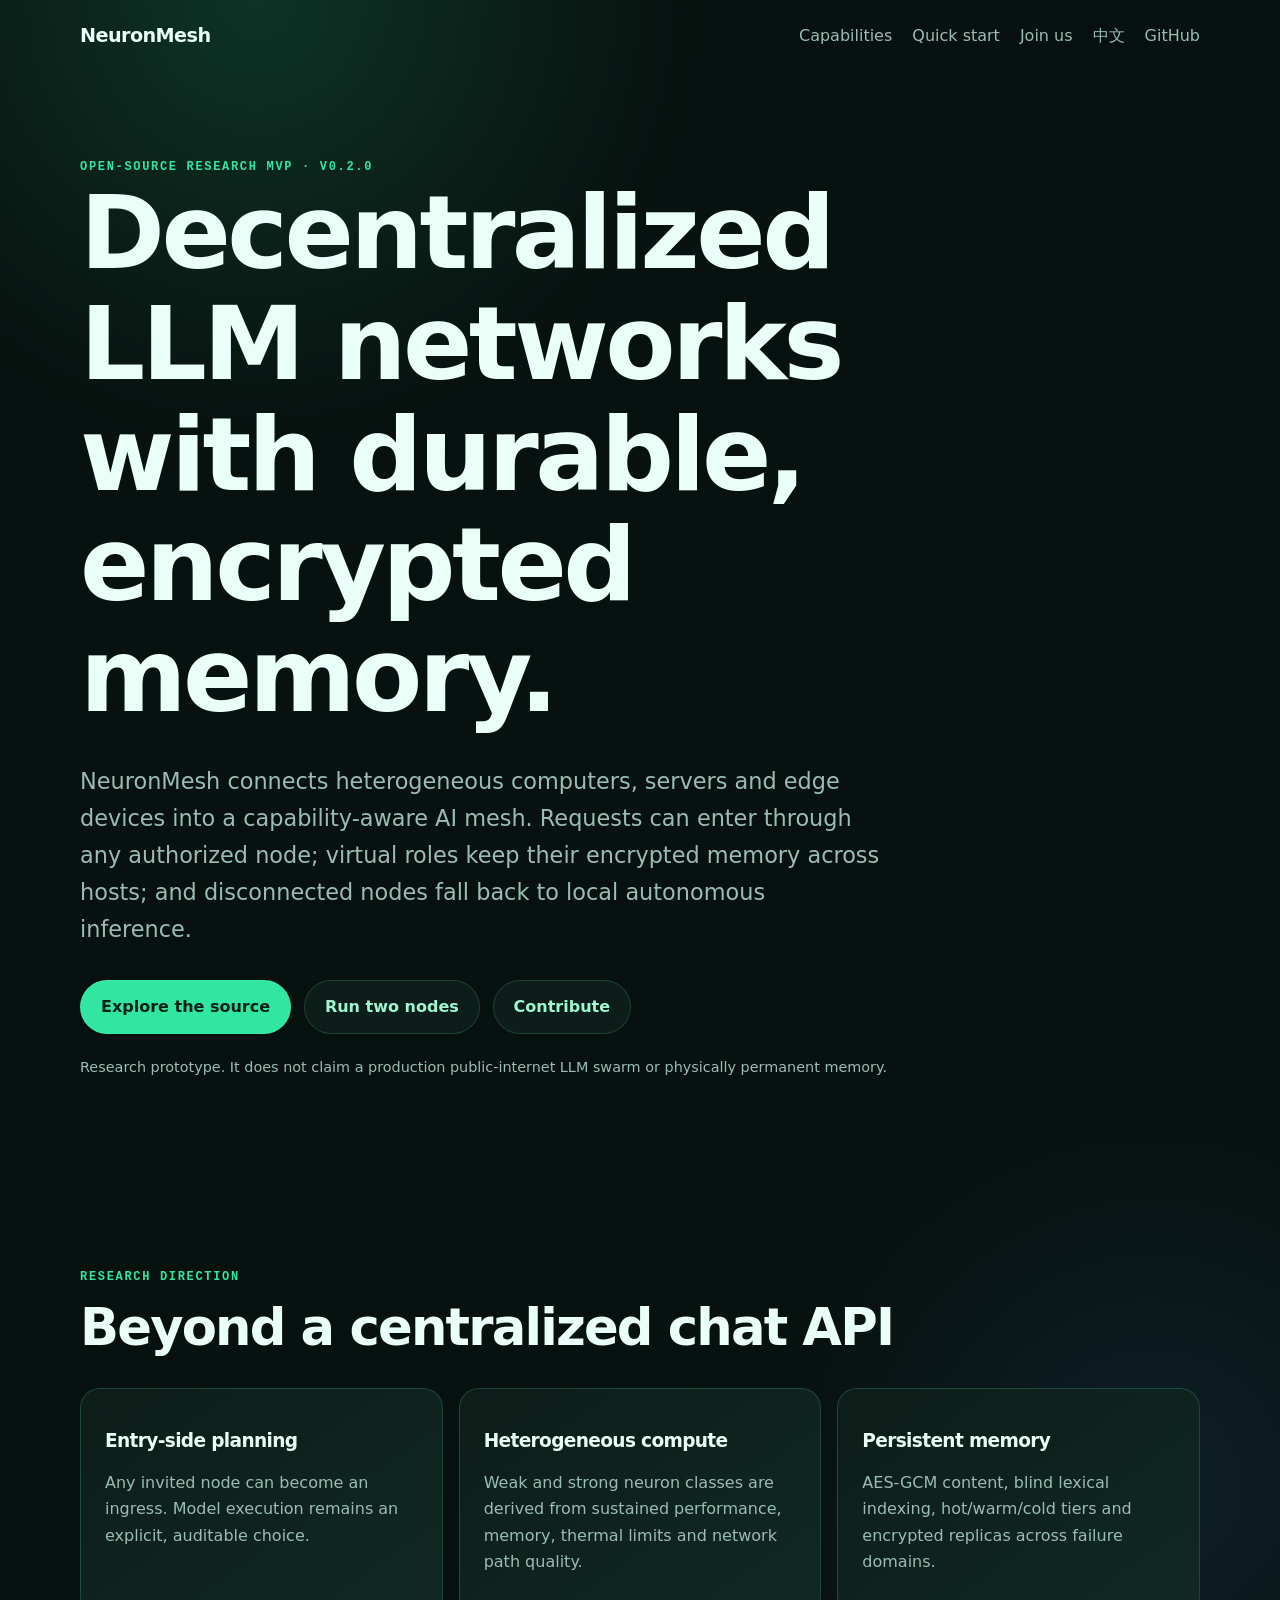
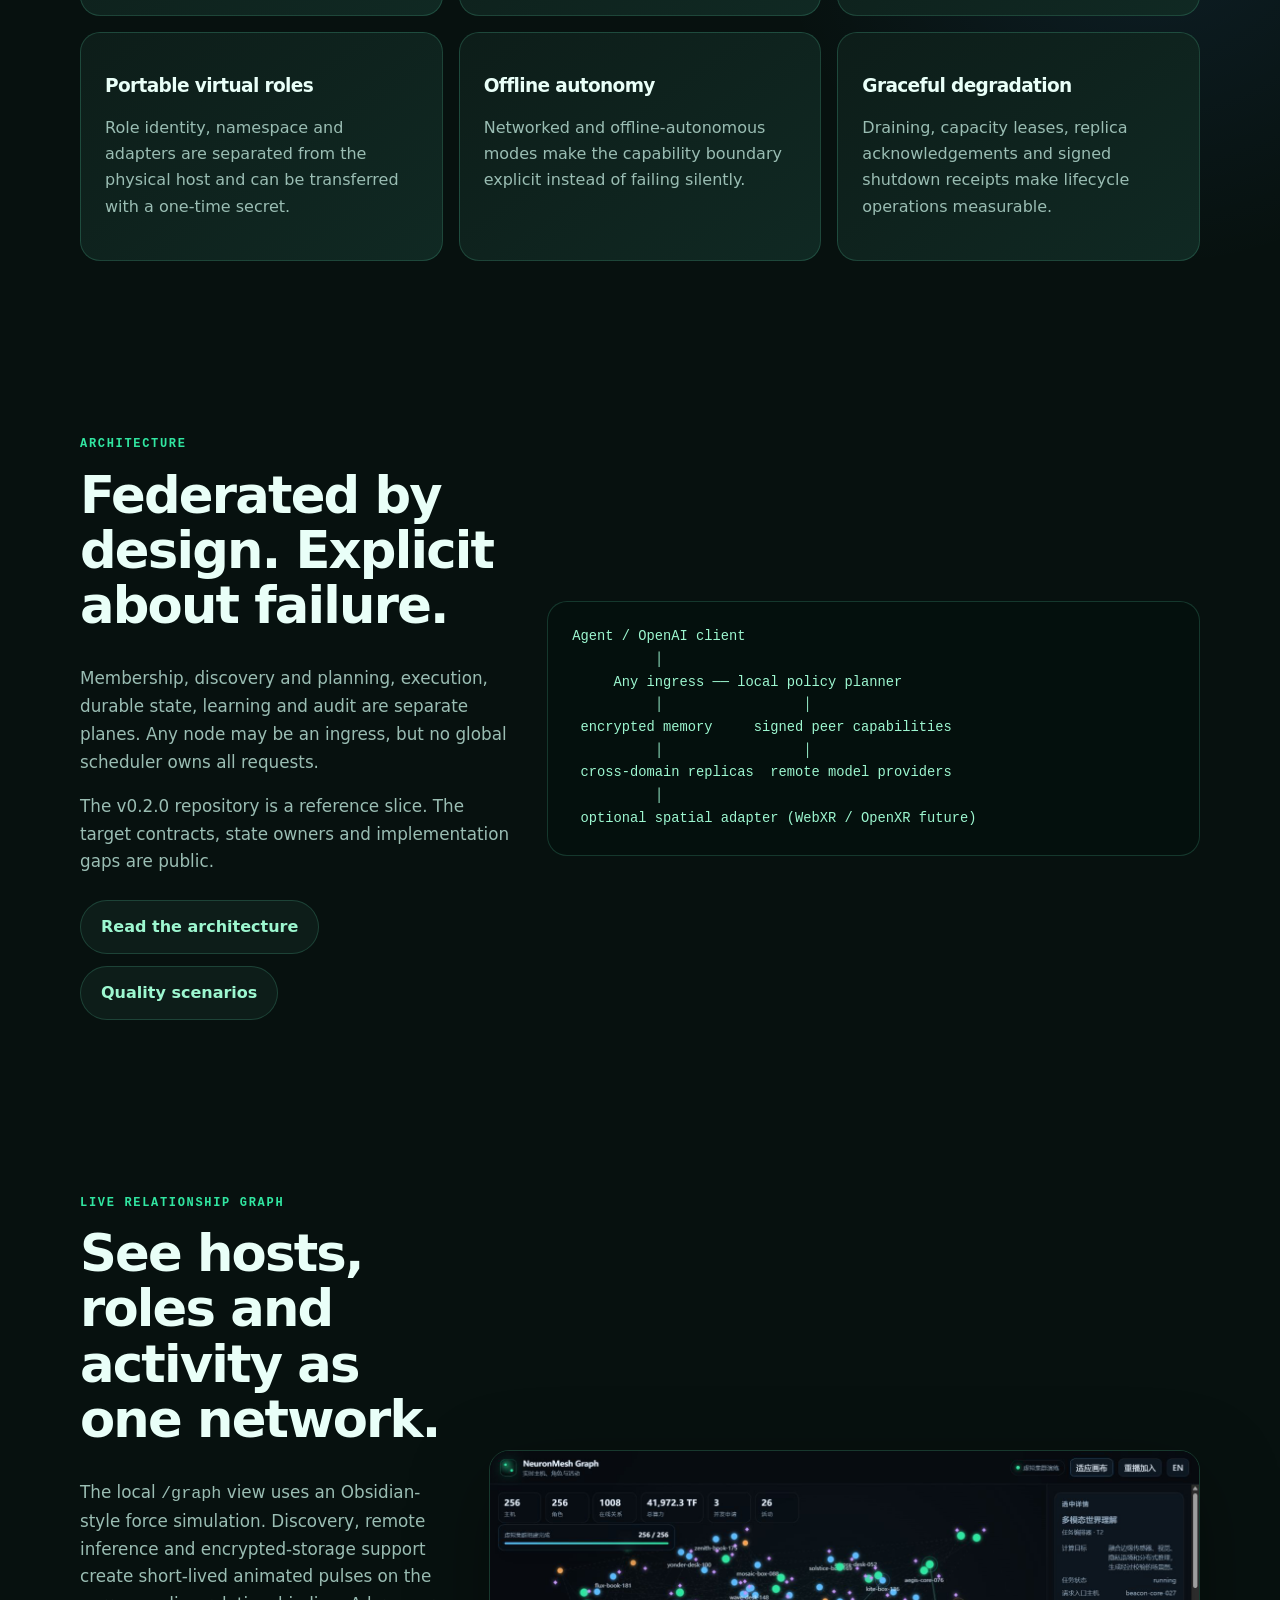
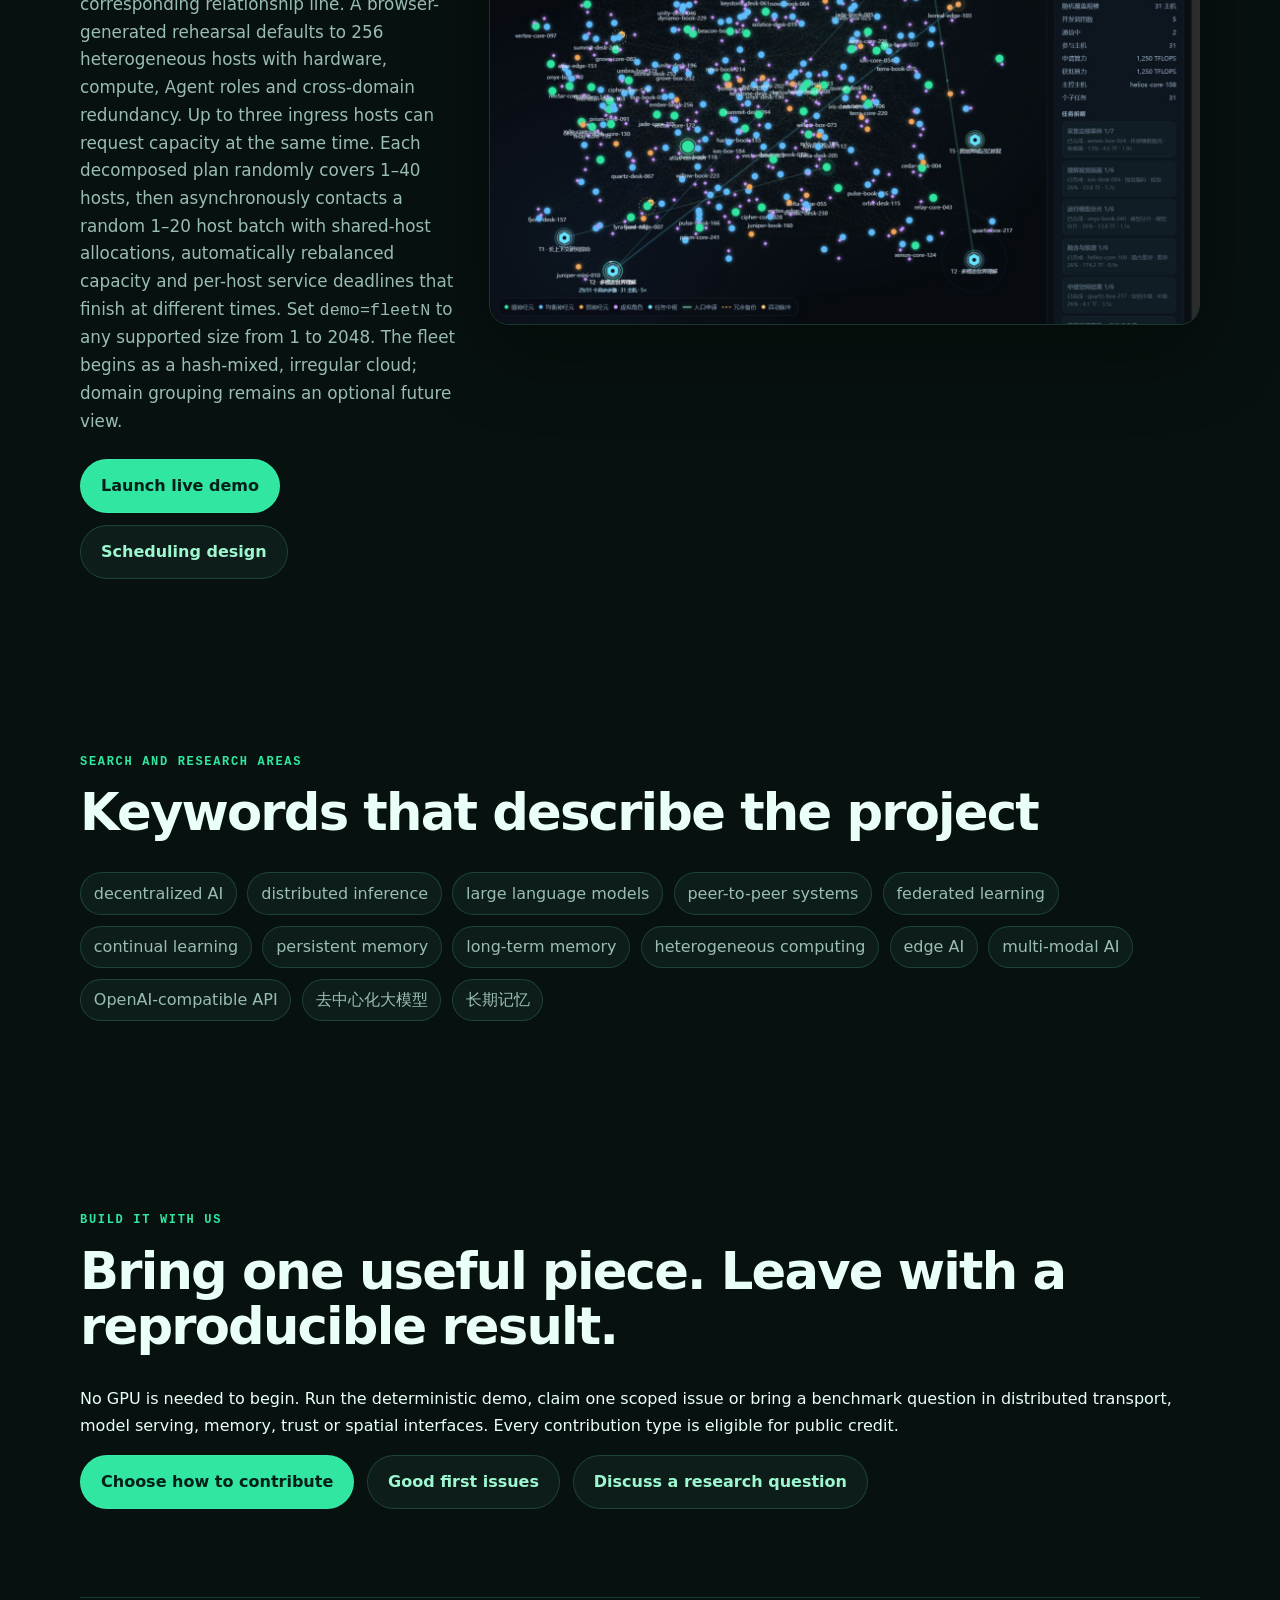
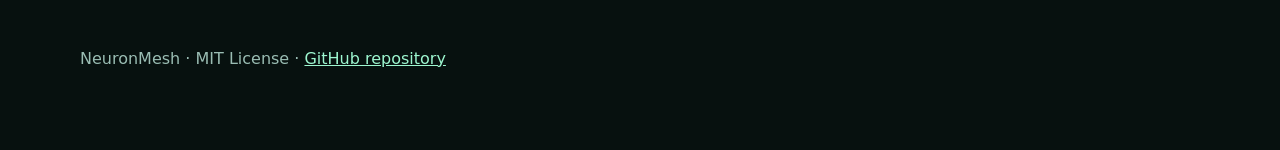
<file: docs/index.html>
<!doctype html>
<html lang="en">
<head>
  <meta charset="utf-8">
  <meta name="viewport" content="width=device-width, initial-scale=1">
  <title>NeuronMesh — Decentralized LLM Network for Persistent Memory</title>
  <meta name="description" content="NeuronMesh is an open-source research network for decentralized LLM inference, heterogeneous edge computing, encrypted persistent memory, continual learning and OpenAI-compatible AI agents.">
  <meta name="keywords" content="decentralized AI, distributed LLM inference, peer-to-peer AI, persistent memory, long-term memory, federated learning, continual learning, heterogeneous computing, edge AI, OpenAI compatible API">
  <meta name="robots" content="index, follow">
  <link rel="canonical" href="https://yanxee.github.io/neuron-mesh/">
  <link rel="alternate" hreflang="en" href="https://yanxee.github.io/neuron-mesh/">
  <link rel="alternate" hreflang="zh-CN" href="https://yanxee.github.io/neuron-mesh/zh-CN/">
  <link rel="alternate" hreflang="x-default" href="https://yanxee.github.io/neuron-mesh/">
  <meta property="og:type" content="website">
  <meta property="og:title" content="NeuronMesh — Decentralized LLM Network">
  <meta property="og:description" content="Collaborative LLM inference, encrypted persistent memory and continual learning across heterogeneous hosts.">
  <meta property="og:url" content="https://yanxee.github.io/neuron-mesh/">
  <meta property="og:site_name" content="NeuronMesh">
  <meta name="twitter:card" content="summary_large_image">
  <meta name="twitter:title" content="NeuronMesh — Decentralized LLM Network">
  <meta name="twitter:description" content="Open-source research infrastructure for distributed LLM inference and persistent AI memory.">
  <link rel="stylesheet" href="styles.css">
  <script type="application/ld+json">
  {
    "@context": "https://schema.org",
    "@type": "SoftwareSourceCode",
    "name": "NeuronMesh",
    "alternateName": "神经元式去中心化大模型网络",
    "description": "Research network for decentralized LLM inference, heterogeneous compute routing and encrypted persistent memory.",
    "codeRepository": "https://github.com/yanxee/neuron-mesh",
    "url": "https://yanxee.github.io/neuron-mesh/",
    "license": "https://opensource.org/licenses/MIT",
    "programmingLanguage": ["Python", "JavaScript"],
    "author": {
      "@type": "Person",
      "name": "yanxee",
      "url": "https://github.com/yanxee"
    }
  }
  </script>
</head>
<body>
  <header>
    <nav aria-label="Primary">
      <a class="brand" href="/neuron-mesh/">NeuronMesh</a>
      <div class="nav-links">
        <a href="#capabilities">Capabilities</a>
        <a href="https://github.com/yanxee/neuron-mesh#quick-start">Quick start</a>
        <a href="join.html">Join us</a>
        <a class="language-link" href="zh-CN/">中文</a>
        <a href="https://github.com/yanxee/neuron-mesh">GitHub</a>
      </div>
    </nav>
  </header>

  <main>
    <section class="hero">
      <span class="eyebrow">Open-source research MVP · v0.2.0</span>
      <h1>Decentralized LLM networks with durable, encrypted memory.</h1>
      <p class="lead">
        NeuronMesh connects heterogeneous computers, servers and edge devices into a capability-aware AI mesh.
        Requests can enter through any authorized node; virtual roles keep their encrypted memory across hosts;
        and disconnected nodes fall back to local autonomous inference.
      </p>
      <div class="actions">
        <a class="primary" href="https://github.com/yanxee/neuron-mesh">Explore the source</a>
        <a class="secondary" href="https://github.com/yanxee/neuron-mesh#quick-start">Run two nodes</a>
        <a class="secondary" href="join.html">Contribute</a>
      </div>
      <p class="scope">
        Research prototype. It does not claim a production public-internet LLM swarm or physically permanent memory.
      </p>
    </section>

    <section id="capabilities" aria-labelledby="capabilities-title">
      <p class="eyebrow">Research direction</p>
      <h2 id="capabilities-title">Beyond a centralized chat API</h2>
      <div class="grid">
        <article>
          <h3>Entry-side planning</h3>
          <p>Any invited node can become an ingress. Model execution remains an explicit, auditable choice.</p>
        </article>
        <article>
          <h3>Heterogeneous compute</h3>
          <p>Weak and strong neuron classes are derived from sustained performance, memory, thermal limits and network path quality.</p>
        </article>
        <article>
          <h3>Persistent memory</h3>
          <p>AES-GCM content, blind lexical indexing, hot/warm/cold tiers and encrypted replicas across failure domains.</p>
        </article>
        <article>
          <h3>Portable virtual roles</h3>
          <p>Role identity, namespace and adapters are separated from the physical host and can be transferred with a one-time secret.</p>
        </article>
        <article>
          <h3>Offline autonomy</h3>
          <p>Networked and offline-autonomous modes make the capability boundary explicit instead of failing silently.</p>
        </article>
        <article>
          <h3>Graceful degradation</h3>
          <p>Draining, capacity leases, replica acknowledgements and signed shutdown receipts make lifecycle operations measurable.</p>
        </article>
      </div>
    </section>

    <section class="architecture">
      <div>
        <p class="eyebrow">Architecture</p>
        <h2>Federated by design. Explicit about failure.</h2>
        <p class="section-note">
          Membership, discovery and planning, execution, durable state, learning and audit are separate planes.
          Any node may be an ingress, but no global scheduler owns all requests.
        </p>
        <p class="section-note">
          The v0.2.0 repository is a reference slice. The target contracts, state owners and implementation gaps are public.
        </p>
        <div class="actions compact-actions">
          <a class="secondary" href="https://github.com/yanxee/neuron-mesh/blob/main/ARCHITECTURE.md">Read the architecture</a>
          <a class="secondary" href="https://github.com/yanxee/neuron-mesh/blob/main/docs/architecture/QUALITY_SCENARIOS.md">Quality scenarios</a>
        </div>
      </div>
      <pre aria-label="Architecture diagram"><code>Agent / OpenAI client
          │
     Any ingress ── local policy planner
          │                 │
 encrypted memory     signed peer capabilities
          │                 │
 cross-domain replicas  remote model providers
          │
 optional spatial adapter (WebXR / OpenXR future)</code></pre>
    </section>

    <section class="graph-showcase">
      <div>
        <p class="eyebrow">Live relationship graph</p>
        <h2>See hosts, roles and activity as one network.</h2>
        <p class="section-note">
          The local <code>/graph</code> view uses an Obsidian-style force simulation.
          Discovery, remote inference and encrypted-storage support create short-lived
          animated pulses on the corresponding relationship line. A browser-generated
          rehearsal defaults to 256 heterogeneous hosts with hardware, compute, Agent roles
          and cross-domain redundancy. Up to three ingress hosts can request capacity
          at the same time. Each decomposed plan randomly covers 1–40 hosts, then
          asynchronously contacts a random 1–20 host batch with shared-host
          allocations, automatically rebalanced capacity and per-host service
          deadlines that finish at different times. Set <code>demo=fleetN</code>
          to any supported size from 1 to 2048. The fleet begins as a hash-mixed,
          irregular cloud; domain grouping remains an optional future view.
        </p>
        <div class="actions compact-actions">
          <a class="primary" href="graph-demo-256-chaos.html?demo=fleet256&v=chaos11">Launch live demo</a>
          <a class="secondary" href="https://github.com/yanxee/neuron-mesh/blob/main/docs/TASK_ORCHESTRATION.md">Scheduling design</a>
        </div>
      </div>
      <img class="graph-preview" src="assets/fleet256-dashboard.png" alt="NeuronMesh graph showing a chaotic 256-host cloud, concurrent ingress requests and unequal per-host service windows">
    </section>

    <section class="research">
      <p class="eyebrow">Search and research areas</p>
      <h2>Keywords that describe the project</h2>
      <ul class="tags">
        <li>decentralized AI</li>
        <li>distributed inference</li>
        <li>large language models</li>
        <li>peer-to-peer systems</li>
        <li>federated learning</li>
        <li>continual learning</li>
        <li>persistent memory</li>
        <li>long-term memory</li>
        <li>heterogeneous computing</li>
        <li>edge AI</li>
        <li>multi-modal AI</li>
        <li>OpenAI-compatible API</li>
        <li>去中心化大模型</li>
        <li>长期记忆</li>
      </ul>
    </section>

    <section class="contribute">
      <p class="eyebrow">Build it with us</p>
      <h2>Bring one useful piece. Leave with a reproducible result.</h2>
      <p>
        No GPU is needed to begin. Run the deterministic demo, claim one scoped issue or bring a
        benchmark question in distributed transport, model serving, memory, trust or spatial interfaces.
        Every contribution type is eligible for public credit.
      </p>
      <div class="actions">
        <a class="primary" href="join.html">Choose how to contribute</a>
        <a class="secondary" href="https://github.com/yanxee/neuron-mesh/issues?q=is%3Aissue+is%3Aopen+label%3A%22good+first+issue%22">Good first issues</a>
        <a class="secondary" href="https://github.com/yanxee/neuron-mesh/discussions">Discuss a research question</a>
      </div>
    </section>
  </main>

  <footer>
    <p>NeuronMesh · MIT License · <a href="https://github.com/yanxee/neuron-mesh">GitHub repository</a></p>
  </footer>
</body>
</html>
</file>
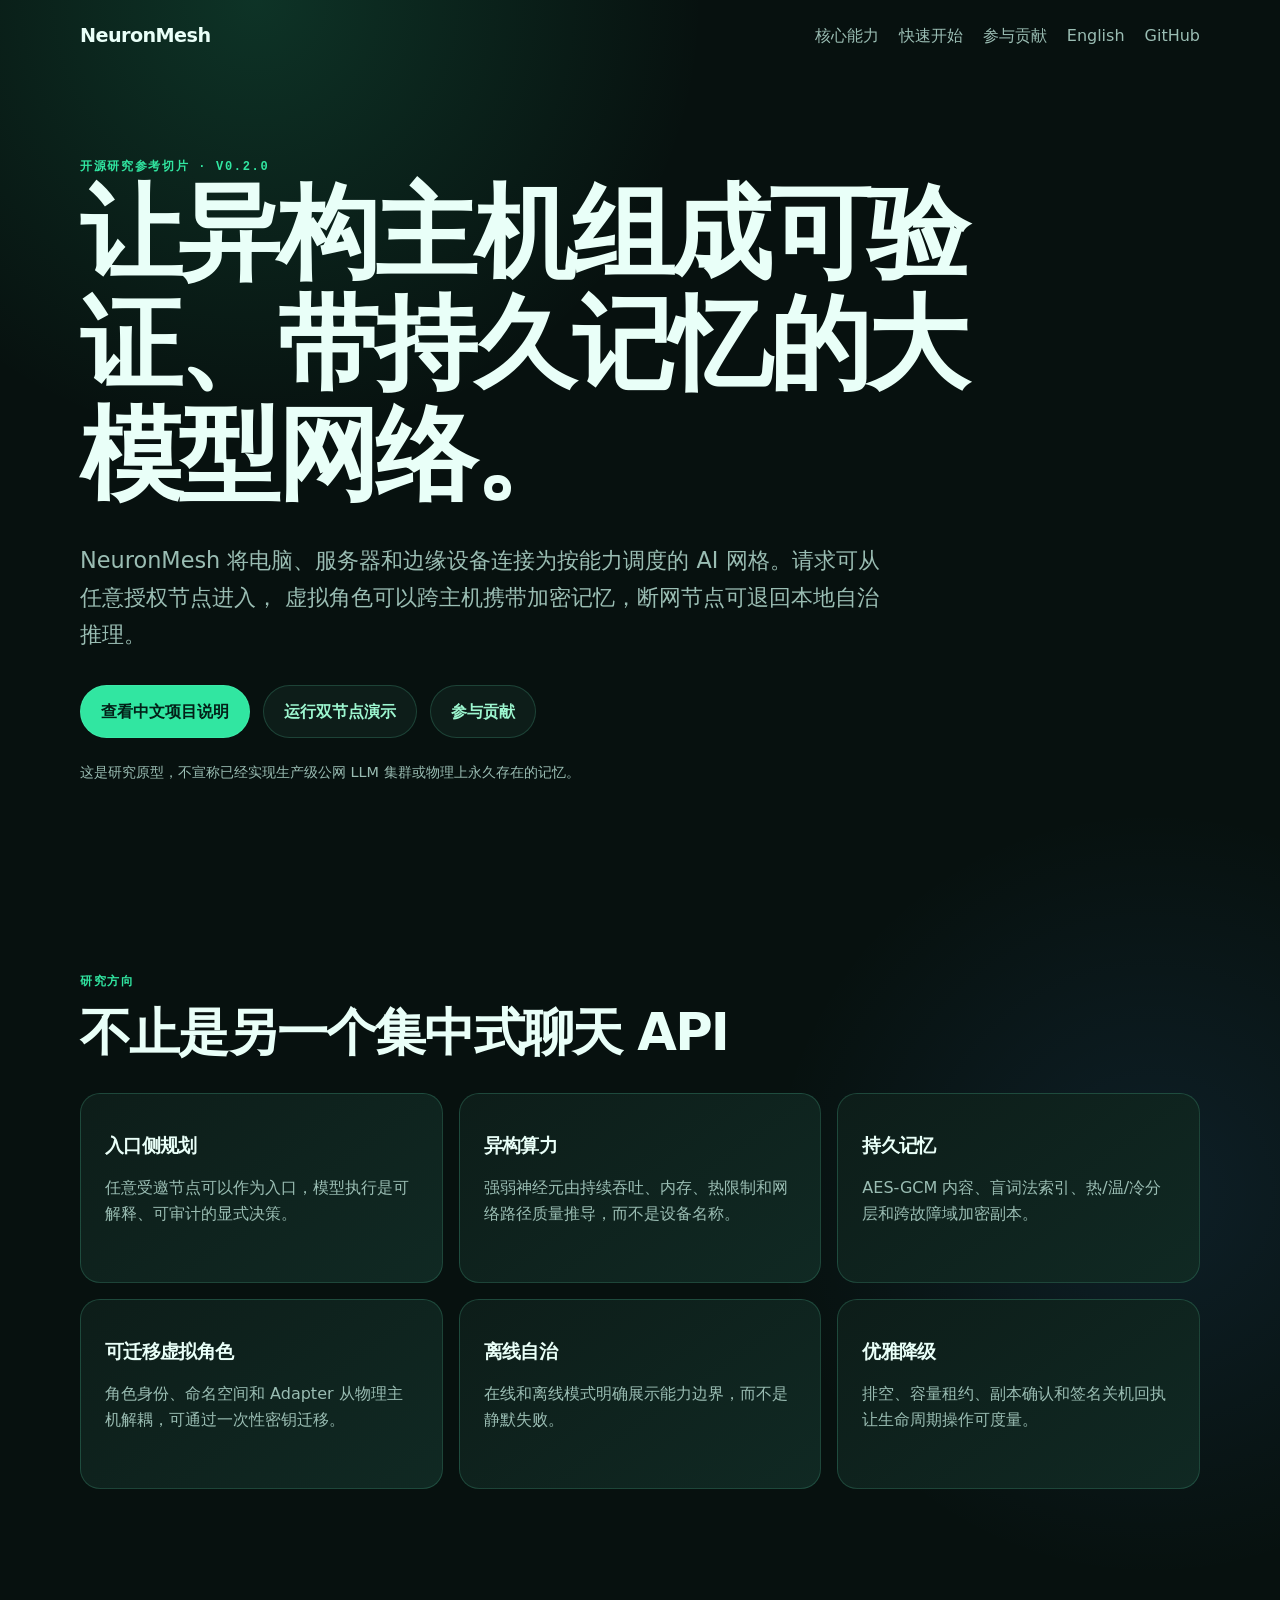
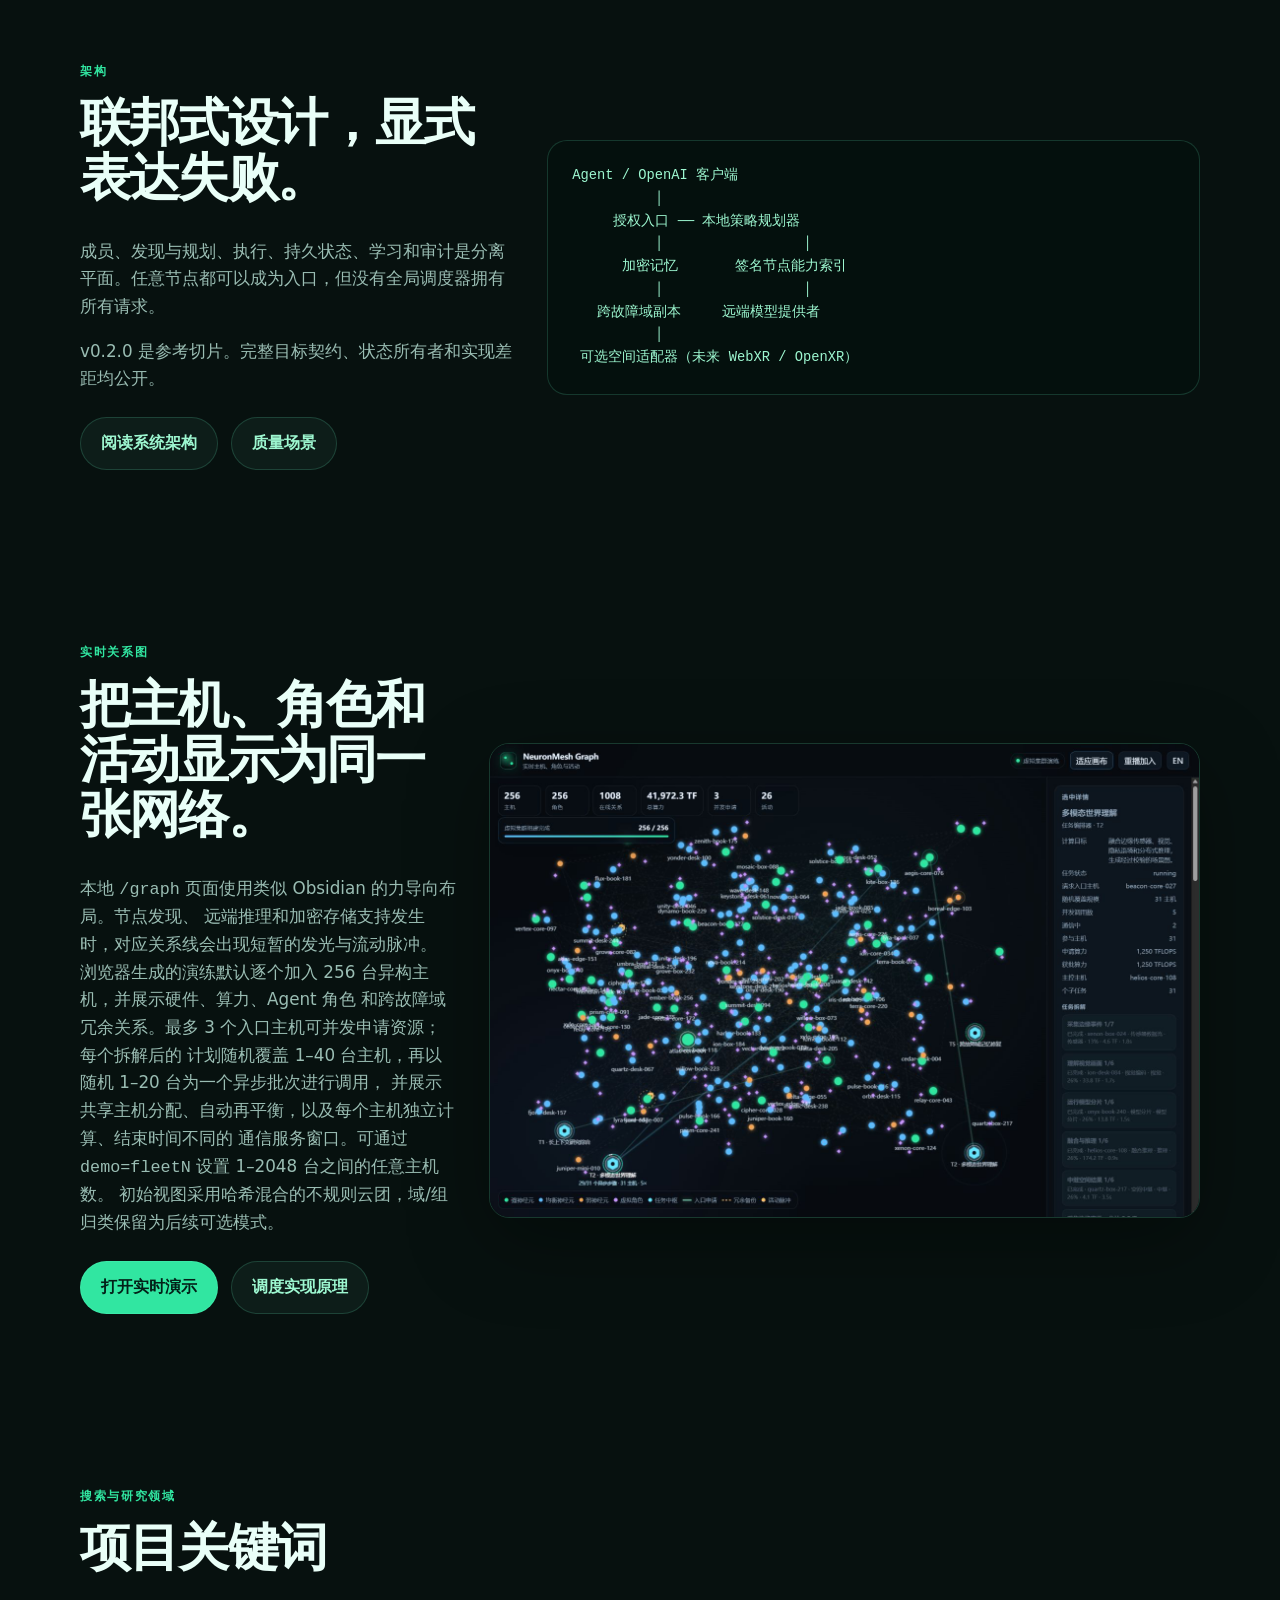
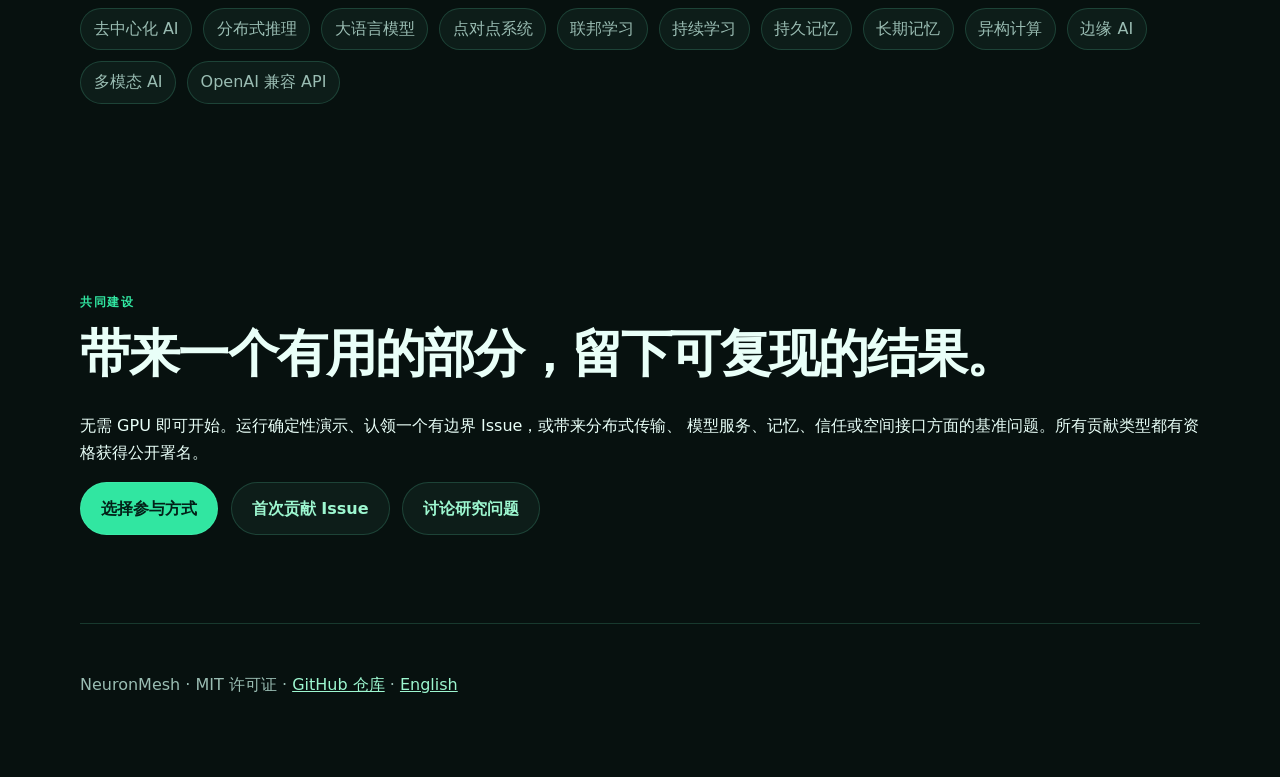
<file: docs/zh-CN/index.html>
<!doctype html>
<html lang="zh-CN">
<head>
  <meta charset="utf-8">
  <meta name="viewport" content="width=device-width, initial-scale=1">
  <title>NeuronMesh — 面向持久记忆的去中心化大模型网络</title>
  <meta name="description" content="NeuronMesh 是开源研究网络，探索去中心化大模型推理、异构边缘计算、加密持久记忆、持续学习和 OpenAI 兼容 Agent。">
  <meta name="keywords" content="去中心化 AI, 分布式大模型推理, 点对点 AI, 持久记忆, 长期记忆, 联邦学习, 持续学习, 异构计算, 边缘 AI, OpenAI 兼容 API">
  <meta name="robots" content="index, follow">
  <link rel="canonical" href="https://yanxee.github.io/neuron-mesh/zh-CN/">
  <link rel="alternate" hreflang="en" href="https://yanxee.github.io/neuron-mesh/">
  <link rel="alternate" hreflang="zh-CN" href="https://yanxee.github.io/neuron-mesh/zh-CN/">
  <link rel="alternate" hreflang="x-default" href="https://yanxee.github.io/neuron-mesh/">
  <meta property="og:type" content="website">
  <meta property="og:title" content="NeuronMesh — 去中心化大模型网络">
  <meta property="og:description" content="跨异构主机的协作推理、加密持久记忆与持续学习。">
  <meta property="og:url" content="https://yanxee.github.io/neuron-mesh/zh-CN/">
  <meta property="og:site_name" content="NeuronMesh">
  <link rel="stylesheet" href="../styles.css">
  <script type="application/ld+json">
  {
    "@context": "https://schema.org",
    "@type": "SoftwareSourceCode",
    "name": "NeuronMesh",
    "alternateName": "神经元式去中心化大模型网络",
    "description": "研究去中心化大模型推理、异构算力路由和加密持久记忆的开源项目。",
    "codeRepository": "https://github.com/yanxee/neuron-mesh",
    "url": "https://yanxee.github.io/neuron-mesh/zh-CN/",
    "license": "https://opensource.org/licenses/MIT",
    "programmingLanguage": ["Python", "JavaScript"],
    "author": {
      "@type": "Person",
      "name": "yanxee",
      "url": "https://github.com/yanxee"
    }
  }
  </script>
</head>
<body>
  <header>
    <nav aria-label="主导航">
      <a class="brand" href="/neuron-mesh/zh-CN/">NeuronMesh</a>
      <div class="nav-links">
        <a href="#capabilities">核心能力</a>
        <a href="https://github.com/yanxee/neuron-mesh/blob/main/README.zh-CN.md#快速开始">快速开始</a>
        <a href="join.html">参与贡献</a>
        <a class="language-link" href="/neuron-mesh/">English</a>
        <a href="https://github.com/yanxee/neuron-mesh">GitHub</a>
      </div>
    </nav>
  </header>

  <main>
    <section class="hero">
      <span class="eyebrow">开源研究参考切片 · v0.2.0</span>
      <h1>让异构主机组成可验证、带持久记忆的大模型网络。</h1>
      <p class="lead">
        NeuronMesh 将电脑、服务器和边缘设备连接为按能力调度的 AI 网格。请求可从任意授权节点进入，
        虚拟角色可以跨主机携带加密记忆，断网节点可退回本地自治推理。
      </p>
      <div class="actions">
        <a class="primary" href="https://github.com/yanxee/neuron-mesh/blob/main/README.zh-CN.md">查看中文项目说明</a>
        <a class="secondary" href="https://github.com/yanxee/neuron-mesh/blob/main/docs/DEMO.zh-CN.md">运行双节点演示</a>
        <a class="secondary" href="join.html">参与贡献</a>
      </div>
      <p class="scope">
        这是研究原型，不宣称已经实现生产级公网 LLM 集群或物理上永久存在的记忆。
      </p>
    </section>

    <section id="capabilities" aria-labelledby="capabilities-title">
      <p class="eyebrow">研究方向</p>
      <h2 id="capabilities-title">不止是另一个集中式聊天 API</h2>
      <div class="grid">
        <article>
          <h3>入口侧规划</h3>
          <p>任意受邀节点可以作为入口，模型执行是可解释、可审计的显式决策。</p>
        </article>
        <article>
          <h3>异构算力</h3>
          <p>强弱神经元由持续吞吐、内存、热限制和网络路径质量推导，而不是设备名称。</p>
        </article>
        <article>
          <h3>持久记忆</h3>
          <p>AES-GCM 内容、盲词法索引、热/温/冷分层和跨故障域加密副本。</p>
        </article>
        <article>
          <h3>可迁移虚拟角色</h3>
          <p>角色身份、命名空间和 Adapter 从物理主机解耦，可通过一次性密钥迁移。</p>
        </article>
        <article>
          <h3>离线自治</h3>
          <p>在线和离线模式明确展示能力边界，而不是静默失败。</p>
        </article>
        <article>
          <h3>优雅降级</h3>
          <p>排空、容量租约、副本确认和签名关机回执让生命周期操作可度量。</p>
        </article>
      </div>
    </section>

    <section class="architecture">
      <div>
        <p class="eyebrow">架构</p>
        <h2>联邦式设计，显式表达失败。</h2>
        <p class="section-note">
          成员、发现与规划、执行、持久状态、学习和审计是分离平面。任意节点都可以成为入口，但没有全局调度器拥有所有请求。
        </p>
        <p class="section-note">
          v0.2.0 是参考切片。完整目标契约、状态所有者和实现差距均公开。
        </p>
        <div class="actions compact-actions">
          <a class="secondary" href="https://github.com/yanxee/neuron-mesh/blob/main/ARCHITECTURE.zh-CN.md">阅读系统架构</a>
          <a class="secondary" href="https://github.com/yanxee/neuron-mesh/blob/main/docs/architecture/QUALITY_SCENARIOS.zh-CN.md">质量场景</a>
        </div>
      </div>
      <pre aria-label="当前参考架构"><code>Agent / OpenAI 客户端
          │
     授权入口 ── 本地策略规划器
          │                 │
      加密记忆       签名节点能力索引
          │                 │
   跨故障域副本     远端模型提供者
          │
 可选空间适配器（未来 WebXR / OpenXR）</code></pre>
    </section>

    <section class="graph-showcase">
      <div>
        <p class="eyebrow">实时关系图</p>
        <h2>把主机、角色和活动显示为同一张网络。</h2>
        <p class="section-note">
          本地 <code>/graph</code> 页面使用类似 Obsidian 的力导向布局。节点发现、
          远端推理和加密存储支持发生时，对应关系线会出现短暂的发光与流动脉冲。
          浏览器生成的演练默认逐个加入 256 台异构主机，并展示硬件、算力、Agent 角色
          和跨故障域冗余关系。最多 3 个入口主机可并发申请资源；每个拆解后的
          计划随机覆盖 1–40 台主机，再以随机 1–20 台为一个异步批次进行调用，
          并展示共享主机分配、自动再平衡，以及每个主机独立计算、结束时间不同的
          通信服务窗口。可通过 <code>demo=fleetN</code> 设置 1–2048 台之间的任意主机数。
          初始视图采用哈希混合的不规则云团，域/组归类保留为后续可选模式。
        </p>
        <div class="actions compact-actions">
          <a class="primary" href="../graph-demo-256-chaos.html?demo=fleet256&v=chaos11">打开实时演示</a>
          <a class="secondary" href="https://github.com/yanxee/neuron-mesh/blob/main/docs/TASK_ORCHESTRATION.zh-CN.md">调度实现原理</a>
        </div>
      </div>
      <img class="graph-preview" src="../assets/fleet256-dashboard.png" alt="NeuronMesh 256 节点混沌云关系图，显示多入口并发申请和主机独立服务时长">
    </section>

    <section class="research">
      <p class="eyebrow">搜索与研究领域</p>
      <h2>项目关键词</h2>
      <ul class="tags">
        <li>去中心化 AI</li>
        <li>分布式推理</li>
        <li>大语言模型</li>
        <li>点对点系统</li>
        <li>联邦学习</li>
        <li>持续学习</li>
        <li>持久记忆</li>
        <li>长期记忆</li>
        <li>异构计算</li>
        <li>边缘 AI</li>
        <li>多模态 AI</li>
        <li>OpenAI 兼容 API</li>
      </ul>
    </section>

    <section class="contribute">
      <p class="eyebrow">共同建设</p>
      <h2>带来一个有用的部分，留下可复现的结果。</h2>
      <p>
        无需 GPU 即可开始。运行确定性演示、认领一个有边界 Issue，或带来分布式传输、
        模型服务、记忆、信任或空间接口方面的基准问题。所有贡献类型都有资格获得公开署名。
      </p>
      <div class="actions">
        <a class="primary" href="join.html">选择参与方式</a>
        <a class="secondary" href="https://github.com/yanxee/neuron-mesh/issues?q=is%3Aissue+is%3Aopen+label%3A%22good+first+issue%22">首次贡献 Issue</a>
        <a class="secondary" href="https://github.com/yanxee/neuron-mesh/discussions">讨论研究问题</a>
      </div>
    </section>
  </main>

  <footer>
    <p>NeuronMesh · MIT 许可证 · <a href="https://github.com/yanxee/neuron-mesh">GitHub 仓库</a> · <a href="/neuron-mesh/">English</a></p>
  </footer>
</body>
</html>
</file>
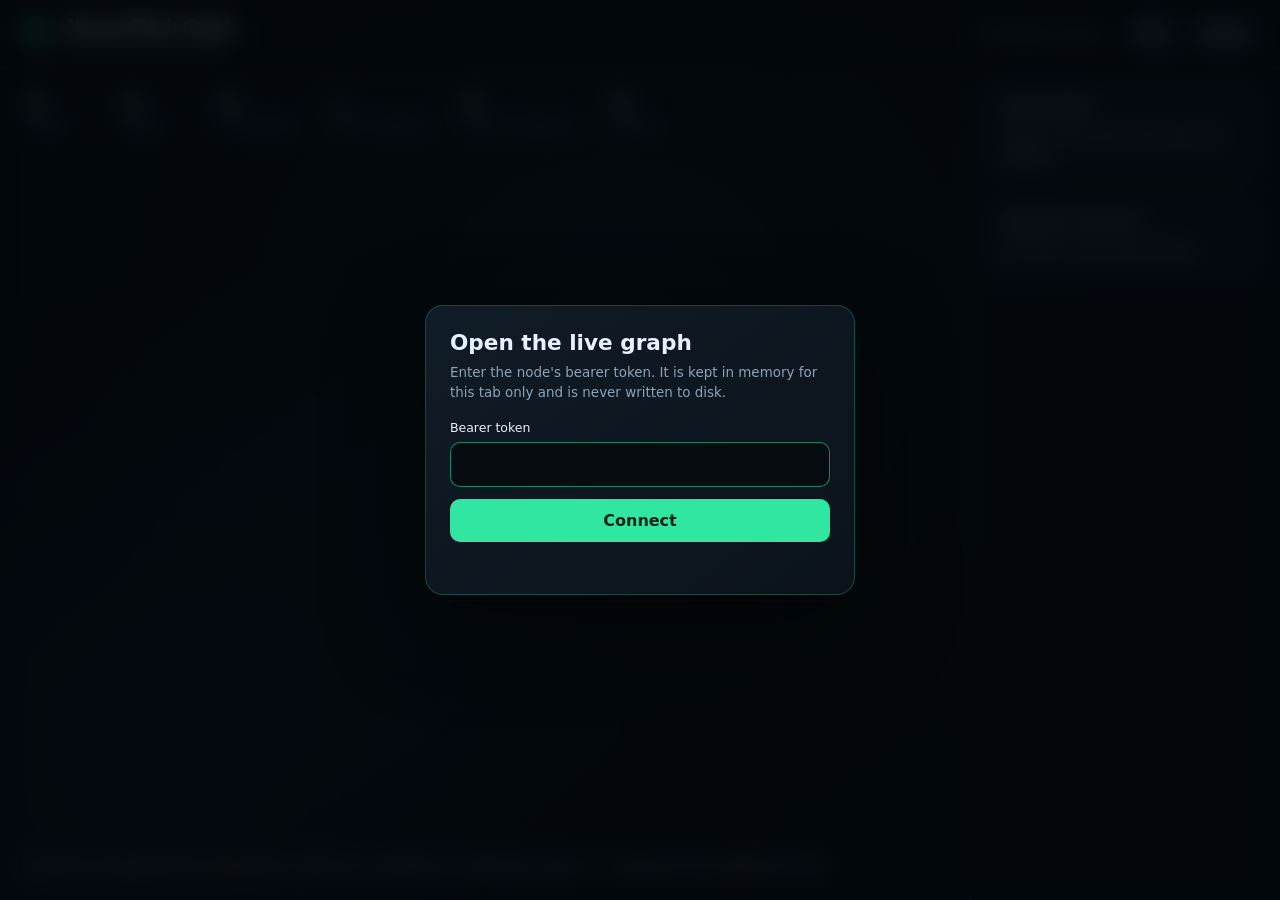
<file: docs/graph-demo-256-chaos.html>
<!doctype html>
<html lang="en">
<head>
  <meta charset="utf-8">
  <meta name="viewport" content="width=device-width, initial-scale=1">
  <meta http-equiv="Cache-Control" content="no-cache, no-store, must-revalidate">
  <meta http-equiv="Pragma" content="no-cache">
  <meta http-equiv="Expires" content="0">
  <title>NeuronMesh Graph</title>
  <link rel="icon" href="data:image/svg+xml,%3Csvg xmlns='http://www.w3.org/2000/svg' viewBox='0 0 64 64'%3E%3Ccircle cx='18' cy='20' r='9' fill='%2331e6a1'/%3E%3Ccircle cx='46' cy='44' r='9' fill='%235ebcff'/%3E%3Cpath d='M18 20L46 44' stroke='%23c796ff' stroke-width='4'/%3E%3C/svg%3E">
  <style>
    :root {
      color-scheme: dark;
      --bg: #070b10;
      --panel: rgba(13, 20, 29, 0.88);
      --panel-solid: #0d141d;
      --line: rgba(139, 170, 201, 0.16);
      --text: #e7f2ff;
      --muted: #8da3b8;
      --green: #31e6a1;
      --blue: #5ebcff;
      --purple: #c796ff;
      --amber: #ffc56e;
      --red: #ff7381;
      font-family: Inter, ui-sans-serif, system-ui, -apple-system, BlinkMacSystemFont,
        "Segoe UI", "Microsoft YaHei", sans-serif;
    }

    * { box-sizing: border-box; }
    html, body { width: 100%; height: 100%; margin: 0; }
    body {
      overflow: hidden;
      background:
        radial-gradient(circle at 48% 38%, rgba(37, 87, 97, 0.13), transparent 35rem),
        radial-gradient(circle at 13% 82%, rgba(50, 91, 150, 0.12), transparent 30rem),
        var(--bg);
      color: var(--text);
    }

    button, input { font: inherit; }
    button { color: inherit; }
    .app { display: grid; grid-template-rows: 68px 1fr; height: 100%; }

    header {
      display: flex;
      align-items: center;
      justify-content: space-between;
      gap: 1rem;
      padding: 0 1.25rem;
      border-bottom: 1px solid var(--line);
      background: rgba(7, 11, 16, 0.78);
      backdrop-filter: blur(16px);
      z-index: 5;
    }

    .brand { display: flex; align-items: center; gap: 0.8rem; }
    .brand-mark {
      position: relative;
      width: 34px;
      height: 34px;
      border: 1px solid rgba(49, 230, 161, 0.42);
      border-radius: 11px;
      background: radial-gradient(circle at 40% 35%, rgba(49, 230, 161, 0.4), transparent 65%);
      box-shadow: 0 0 24px rgba(49, 230, 161, 0.14);
    }
    .brand-mark::before,
    .brand-mark::after {
      content: "";
      position: absolute;
      width: 5px;
      height: 5px;
      border-radius: 50%;
      background: var(--green);
      box-shadow: 0 0 10px var(--green);
    }
    .brand-mark::before { left: 8px; top: 8px; }
    .brand-mark::after { right: 7px; bottom: 8px; }

    .brand h1 { margin: 0; font-size: 1rem; letter-spacing: -0.02em; }
    .brand p { margin: 0.1rem 0 0; color: var(--muted); font-size: 0.72rem; }

    .header-actions { display: flex; align-items: center; gap: 0.65rem; }
    .status {
      display: inline-flex;
      align-items: center;
      gap: 0.45rem;
      padding: 0.42rem 0.7rem;
      border: 1px solid var(--line);
      border-radius: 999px;
      color: var(--muted);
      font-size: 0.76rem;
    }
    .status-dot {
      width: 7px;
      height: 7px;
      border-radius: 50%;
      background: var(--muted);
    }
    .status.live .status-dot {
      background: var(--green);
      box-shadow: 0 0 10px var(--green);
      animation: breathe 1.8s ease-in-out infinite;
    }
    @keyframes breathe { 50% { opacity: 0.4; } }

    .icon-button {
      border: 1px solid var(--line);
      border-radius: 10px;
      background: rgba(16, 27, 39, 0.8);
      padding: 0.48rem 0.7rem;
      cursor: pointer;
    }
    .icon-button:hover { border-color: rgba(94, 188, 255, 0.45); }

    .workspace {
      display: grid;
      grid-template-columns: minmax(0, 1fr) 310px;
      min-height: 0;
    }

    .graph-stage { position: relative; min-width: 0; min-height: 0; }
    #graphCanvas { width: 100%; height: 100%; display: block; cursor: grab; }
    #graphCanvas.dragging { cursor: grabbing; }

    .metrics {
      position: absolute;
      top: 1rem;
      left: 1rem;
      right: 1rem;
      display: flex;
      gap: 0.55rem;
      pointer-events: none;
      flex-wrap: wrap;
    }
    .metric {
      min-width: 88px;
      padding: 0.55rem 0.75rem;
      border: 1px solid var(--line);
      border-radius: 12px;
      background: rgba(8, 14, 21, 0.78);
      backdrop-filter: blur(12px);
    }
    .metric strong { display: block; font-size: 1.1rem; }
    .metric span { color: var(--muted); font-size: 0.68rem; text-transform: uppercase; letter-spacing: 0.08em; }

    .demo-progress {
      position: absolute;
      top: 5.1rem;
      left: 1rem;
      width: min(360px, calc(100% - 2rem));
      padding: 0.7rem 0.8rem;
      border: 1px solid rgba(94, 188, 255, 0.28);
      border-radius: 12px;
      background: rgba(8, 14, 21, 0.86);
      box-shadow: 0 14px 42px rgba(0, 0, 0, 0.25);
      backdrop-filter: blur(12px);
      pointer-events: none;
    }
    .demo-progress[hidden] { display: none; }
    .demo-progress-row {
      display: flex;
      align-items: baseline;
      justify-content: space-between;
      gap: 1rem;
      margin-bottom: 0.45rem;
      color: var(--muted);
      font-size: 0.72rem;
    }
    .demo-progress-row strong { color: var(--text); font-size: 0.8rem; }
    .demo-progress-track {
      height: 4px;
      overflow: hidden;
      border-radius: 999px;
      background: rgba(139, 170, 201, 0.14);
    }
    .demo-progress-fill {
      width: 0;
      height: 100%;
      border-radius: inherit;
      background: linear-gradient(90deg, var(--blue), var(--green));
      box-shadow: 0 0 14px rgba(49, 230, 161, 0.65);
      transition: width 180ms ease-out;
    }

    .legend {
      position: absolute;
      left: 1rem;
      bottom: 1rem;
      display: flex;
      flex-wrap: wrap;
      gap: 0.65rem;
      max-width: calc(100% - 2rem);
      padding: 0.65rem 0.8rem;
      border: 1px solid var(--line);
      border-radius: 12px;
      background: rgba(8, 14, 21, 0.82);
      color: var(--muted);
      font-size: 0.72rem;
      backdrop-filter: blur(12px);
    }
    .legend-item { display: flex; align-items: center; gap: 0.35rem; }
    .swatch { width: 8px; height: 8px; border-radius: 50%; }
    .swatch.green { background: var(--green); }
    .swatch.blue { background: var(--blue); }
    .swatch.cyan { background: #69e4ff; }
    .swatch.orange { background: #f3a65a; }
    .swatch.purple { background: var(--purple); }
    .swatch.amber { background: var(--amber); }
    .swatch.backup {
      width: 18px;
      height: 2px;
      border-radius: 0;
      background: repeating-linear-gradient(90deg, var(--amber) 0 4px, transparent 4px 7px);
    }
    .swatch.request {
      width: 18px;
      height: 2px;
      border-radius: 0;
      background: #8ff4cb;
      box-shadow: 0 0 8px rgba(143, 244, 203, 0.5);
    }

    aside {
      min-height: 0;
      overflow-y: auto;
      padding: 1rem;
      border-left: 1px solid var(--line);
      background: rgba(9, 15, 22, 0.84);
      backdrop-filter: blur(16px);
    }
    .panel {
      margin-bottom: 1rem;
      padding: 0.9rem;
      border: 1px solid var(--line);
      border-radius: 14px;
      background: rgba(16, 25, 36, 0.64);
    }
    .panel h2 {
      margin: 0 0 0.75rem;
      font-size: 0.78rem;
      color: var(--muted);
      text-transform: uppercase;
      letter-spacing: 0.1em;
    }
    .detail-empty { color: var(--muted); font-size: 0.82rem; line-height: 1.55; }
    .detail-name { margin: 0 0 0.25rem; font-size: 1rem; }
    .detail-type { color: var(--muted); font-size: 0.75rem; }
    .detail-grid { display: grid; grid-template-columns: 1fr auto; gap: 0.45rem 0.8rem; margin-top: 0.8rem; font-size: 0.78rem; }
    .detail-grid dt { color: var(--muted); white-space: nowrap; word-break: keep-all; }
    .detail-grid dd { margin: 0; text-align: right; overflow-wrap: anywhere; }
    .detail-group { margin-top: 0.9rem; }
    .detail-group h4 {
      margin: 0 0 0.45rem;
      color: var(--muted);
      font-size: 0.7rem;
      font-weight: 600;
      letter-spacing: 0.08em;
      text-transform: uppercase;
    }
    .detail-tags { display: flex; flex-wrap: wrap; gap: 0.35rem; }
    .detail-tag {
      padding: 0.24rem 0.42rem;
      border: 1px solid rgba(94, 188, 255, 0.22);
      border-radius: 999px;
      background: rgba(94, 188, 255, 0.08);
      color: #cce9ff;
      font-size: 0.68rem;
    }
    .detail-agent {
      padding: 0.58rem 0.62rem;
      border: 1px solid rgba(199, 150, 255, 0.2);
      border-radius: 10px;
      background: rgba(199, 150, 255, 0.06);
    }
    .detail-agent + .detail-agent { margin-top: 0.42rem; }
    .detail-agent strong { display: block; font-size: 0.76rem; }
    .detail-agent span {
      display: block;
      margin-top: 0.2rem;
      color: var(--muted);
      font-size: 0.68rem;
      line-height: 1.45;
    }
    .detail-task-step {
      padding: 0.58rem 0.62rem;
      border: 1px solid rgba(105, 228, 255, 0.18);
      border-radius: 10px;
      background: rgba(105, 228, 255, 0.055);
    }
    .detail-task-step + .detail-task-step { margin-top: 0.42rem; }
    .detail-task-step.active {
      border-color: rgba(105, 228, 255, 0.68);
      box-shadow: 0 0 16px rgba(105, 228, 255, 0.1);
    }
    .detail-task-step.done { opacity: 0.5; }
    .detail-task-step strong { display: block; font-size: 0.74rem; }
    .detail-task-step span {
      display: block;
      margin-top: 0.18rem;
      color: var(--muted);
      font-size: 0.67rem;
      line-height: 1.45;
    }

    .activity-list { list-style: none; margin: 0; padding: 0; }
    .activity-item {
      display: grid;
      grid-template-columns: 8px 1fr auto;
      gap: 0.6rem;
      align-items: start;
      padding: 0.55rem 0;
      border-top: 1px solid rgba(139, 170, 201, 0.1);
      font-size: 0.76rem;
    }
    .activity-item:first-child { border-top: 0; }
    .activity-dot { width: 7px; height: 7px; margin-top: 0.28rem; border-radius: 50%; }
    .activity-copy strong { display: block; font-size: 0.76rem; font-weight: 600; }
    .activity-copy span { color: var(--muted); overflow-wrap: anywhere; }
    .activity-time { color: var(--muted); font-size: 0.68rem; white-space: nowrap; }

    .auth-backdrop {
      position: fixed;
      inset: 0;
      z-index: 20;
      display: grid;
      place-items: center;
      padding: 1rem;
      background: rgba(2, 6, 10, 0.72);
      backdrop-filter: blur(12px);
    }
    .auth-backdrop.hidden { display: none; }
    .auth-card {
      width: min(430px, 100%);
      padding: 1.5rem;
      border: 1px solid rgba(49, 230, 161, 0.24);
      border-radius: 18px;
      background: linear-gradient(145deg, #101c27, #0b121a);
      box-shadow: 0 30px 90px rgba(0, 0, 0, 0.5);
    }
    .auth-card h2 { margin: 0 0 0.45rem; font-size: 1.35rem; }
    .auth-card p { margin: 0 0 1rem; color: var(--muted); font-size: 0.84rem; line-height: 1.55; }
    .auth-card label { display: block; margin-bottom: 0.4rem; font-size: 0.78rem; }
    .auth-card input {
      width: 100%;
      padding: 0.75rem;
      border: 1px solid var(--line);
      border-radius: 10px;
      outline: none;
      background: #070c11;
      color: var(--text);
    }
    .auth-card input:focus { border-color: rgba(49, 230, 161, 0.55); }
    .auth-card button {
      width: 100%;
      margin-top: 0.75rem;
      padding: 0.75rem;
      border: 0;
      border-radius: 10px;
      background: var(--green);
      color: #042018;
      font-weight: 800;
      cursor: pointer;
    }
    .auth-error { min-height: 1.1rem; margin-top: 0.65rem; color: var(--red); font-size: 0.78rem; }

    @media (max-width: 900px) {
      .workspace { grid-template-columns: 1fr; grid-template-rows: minmax(420px, 1fr) auto; }
      aside { max-height: 38vh; border-left: 0; border-top: 1px solid var(--line); }
    }
    @media (max-width: 600px) {
      .app { grid-template-rows: 60px 1fr; }
      .brand p { display: none; }
      .status span { display: none; }
      #fitButton, #replayButton {
        width: 36px;
        height: 34px;
        padding: 0;
        font-size: 0;
      }
      #fitButton::after { content: "◎"; font-size: 1rem; }
      #replayButton::after { content: "↻"; font-size: 1rem; }
      .metrics { top: 0.7rem; left: 0.7rem; right: 0.7rem; }
      .metric { min-width: 72px; padding: 0.45rem 0.6rem; }
      .demo-progress { top: 7.15rem; left: 0.7rem; width: calc(100% - 1.4rem); }
      .legend { display: none; }
    }
  </style>
</head>
<body>
  <div class="app">
    <header>
      <div class="brand">
        <div class="brand-mark" aria-hidden="true"></div>
        <div>
          <h1>NeuronMesh Graph</h1>
          <p data-i18n="subtitle">Live hosts, roles and activity</p>
        </div>
      </div>
      <div class="header-actions">
        <div class="status" id="connectionStatus">
          <i class="status-dot"></i>
          <span data-i18n="offline">Waiting for token</span>
        </div>
        <button class="icon-button" id="fitButton" type="button" data-i18n="fit" hidden>Fit</button>
        <button class="icon-button" id="replayButton" type="button" data-i18n="replay" hidden>Replay</button>
        <button class="icon-button" id="languageButton" type="button">中文</button>
        <button class="icon-button" id="tokenButton" type="button" data-i18n="tokenButton">Token</button>
      </div>
    </header>

    <main class="workspace">
      <section class="graph-stage" aria-label="Live mesh graph">
        <canvas id="graphCanvas" role="img" aria-label="Force-directed graph of NeuronMesh hosts and roles"></canvas>
        <div class="metrics">
          <div class="metric"><strong id="hostMetric">0</strong><span data-i18n="hosts">Hosts</span></div>
          <div class="metric"><strong id="roleMetric">0</strong><span data-i18n="roles">Roles</span></div>
          <div class="metric"><strong id="edgeMetric">0</strong><span data-i18n="liveEdges">Live edges</span></div>
          <div class="metric"><strong id="computeMetric">—</strong><span data-i18n="fleetCompute">Fleet compute</span></div>
          <div class="metric"><strong id="activeTaskMetric">0</strong><span data-i18n="activeTasks">Active requests</span></div>
          <div class="metric"><strong id="eventMetric">0</strong><span data-i18n="events">Events</span></div>
        </div>
        <div class="demo-progress" id="demoProgress" hidden aria-live="polite">
          <div class="demo-progress-row">
            <span id="demoProgressLabel" data-i18n="joiningHosts">Joining virtual hosts</span>
            <strong id="demoProgressCount">0 / —</strong>
          </div>
          <div class="demo-progress-track">
            <div class="demo-progress-fill" id="demoProgressFill"></div>
          </div>
        </div>
        <div class="legend">
          <span class="legend-item"><i class="swatch green"></i><span data-i18n="strongHost">Strong host</span></span>
          <span class="legend-item"><i class="swatch blue"></i><span data-i18n="balancedHost">Balanced host</span></span>
          <span class="legend-item"><i class="swatch orange"></i><span data-i18n="weakHost">Weak host</span></span>
          <span class="legend-item"><i class="swatch purple"></i><span data-i18n="role">Virtual role</span></span>
          <span class="legend-item"><i class="swatch cyan"></i><span data-i18n="taskHub">Task hub</span></span>
          <span class="legend-item"><i class="swatch request"></i><span data-i18n="requestEdge">Ingress request</span></span>
          <span class="legend-item"><i class="swatch backup"></i><span data-i18n="redundancyEdge">Redundant backup</span></span>
          <span class="legend-item"><i class="swatch amber"></i><span data-i18n="activityLine">Activity pulse</span></span>
        </div>
      </section>

      <aside>
        <section class="panel">
          <h2 data-i18n="details">Selection</h2>
          <div id="details" class="detail-empty" data-i18n="selectHint">
            Select a host or role to inspect its relation.
          </div>
        </section>
        <section class="panel">
          <h2 data-i18n="activity">Recent activity</h2>
          <ul class="activity-list" id="activityList"></ul>
        </section>
      </aside>
    </main>
  </div>

  <div class="auth-backdrop" id="authModal">
    <form class="auth-card" id="tokenForm">
      <h2 data-i18n="authTitle">Open the live graph</h2>
      <p data-i18n="authBody">
        Enter the node's bearer token. It is kept in memory for this tab only and is never written to disk.
      </p>
      <label for="tokenInput" data-i18n="tokenLabel">Bearer token</label>
      <input id="tokenInput" type="password" autocomplete="current-password" required>
      <button type="submit" data-i18n="connect">Connect</button>
      <div class="auth-error" id="authError" role="alert"></div>
    </form>
  </div>

  <script>
    (() => {
      "use strict";

      const copy = {
        en: {
          subtitle: "Live hosts, roles and activity",
          offline: "Waiting for token",
          live: "Live",
          degraded: "Connection degraded",
          tokenButton: "Token",
          fit: "Fit graph",
          replay: "Replay join",
          hosts: "Hosts",
          roles: "Roles",
          liveEdges: "Live edges",
          fleetCompute: "Fleet compute",
          events: "Events",
          strongHost: "Strong host",
          balancedHost: "Balanced host",
          weakHost: "Weak host",
          role: "Virtual role",
          taskHub: "Task hub",
          requestEdge: "Ingress request",
          activeTasks: "Active requests",
          redundancyEdge: "Redundant backup",
          activityLine: "Activity pulse",
          joiningHosts: "Joining virtual hosts",
          joinedHosts: "Virtual fleet assembled",
          syntheticMode: "Synthetic fleet simulation",
          details: "Selection",
          activity: "Recent activity",
          selectHint: "Select a host or role to inspect its relation.",
          authTitle: "Open the live graph",
          authBody: "Enter the node's bearer token. It is kept in memory for this tab only and is never written to disk.",
          tokenLabel: "Bearer token",
          connect: "Connect",
          invalidToken: "The token was rejected.",
          unreachable: "The node is temporarily unreachable.",
          noActivity: "No recent cross-node activity.",
          localHost: "Local host",
          peerHost: "Peer host",
          virtualRole: "Virtual role",
          device: "Device",
          tier: "Capacity",
          state: "State",
          rtt: "RTT",
          services: "Services",
          hardware: "Hardware",
          computeLabel: "Compute",
          cpu: "CPU",
          memory: "Memory",
          accelerator: "Accelerator",
          storageLabel: "Storage",
          bandwidth: "Network",
          failureDomain: "Failure domain",
          redundancy: "Redundant peers",
          capabilities: "Capabilities",
          agents: "Hosted agents",
          agentModel: "Model",
          autonomy: "Autonomy",
          currentTask: "Current task",
          status: "Status",
          host: "Host",
          taskType: "Task orchestrator",
          objective: "Objective",
          taskStatus: "Task status",
          coverageTarget: "Random host coverage",
          parallelSlots: "Concurrent calls",
          activeCalls: "Active calls",
          participants: "Participating hosts",
          computeBudget: "Participant capacity",
          coordinator: "Lead host",
          taskPlan: "Task decomposition",
          requestedBy: "Requesting ingress",
          requestedCompute: "Requested compute",
          grantedCompute: "Granted compute",
          allocations: "Concurrent allocations",
          share: "Share",
          subtasks: "subtasks",
          activeTask: "Active task",
          subtask: "Assigned stage",
          contribution: "Contribution",
          asyncSteps: "async steps",
          pending: "waiting",
          active: "communicating",
          done: "completed",
          roleStatus: "Role status",
          roleHosts: "Hosted by",
          joinActivity: "Host joined",
          rediscovery: "Capability announcement",
          computeActivity: "Compute support",
          storageActivity: "Encrypted storage",
          backupActivity: "Redundant backup",
          roleActivity: "Role activity",
          requestActivity: "Resource request",
          taskPulse: "Multi-host task",
          secondsAgo: "s ago",
        },
        zh: {
          subtitle: "实时主机、角色与活动",
          offline: "等待令牌",
          live: "实时连接",
          degraded: "连接降级",
          tokenButton: "令牌",
          fit: "适应画布",
          replay: "重播加入",
          hosts: "主机",
          roles: "角色",
          liveEdges: "在线关系",
          fleetCompute: "总算力",
          events: "活动",
          strongHost: "强神经元",
          balancedHost: "均衡神经元",
          weakHost: "弱神经元",
          role: "虚拟角色",
          taskHub: "任务中枢",
          requestEdge: "入口申请",
          activeTasks: "并发申请",
          redundancyEdge: "冗余备份",
          activityLine: "活动脉冲",
          joiningHosts: "虚拟主机加入中",
          joinedHosts: "虚拟集群组建完成",
          syntheticMode: "虚拟集群演练",
          details: "选中详情",
          activity: "最近活动",
          selectHint: "选择一个主机或角色查看关系详情。",
          authTitle: "打开实时关系图",
          authBody: "输入节点 Bearer Token。令牌只保存在当前标签页内存中，不写入磁盘。",
          tokenLabel: "Bearer Token",
          connect: "连接",
          invalidToken: "令牌验证失败。",
          unreachable: "节点暂时不可达。",
          noActivity: "最近没有跨节点活动。",
          localHost: "当前主机",
          peerHost: "节点主机",
          virtualRole: "虚拟角色",
          device: "设备",
          tier: "能力等级",
          state: "状态",
          rtt: "延迟",
          services: "服务角色",
          hardware: "硬件资源",
          computeLabel: "算力",
          cpu: "处理器",
          memory: "内存",
          accelerator: "加速器",
          storageLabel: "存储",
          bandwidth: "网络",
          failureDomain: "故障域",
          redundancy: "冗余备份主机",
          capabilities: "能力标签",
          agents: "Agent 角色",
          agentModel: "模型",
          autonomy: "自主级别",
          currentTask: "当前任务",
          status: "状态",
          host: "承载主机",
          taskType: "任务编排器",
          objective: "计算目标",
          taskStatus: "任务状态",
          coverageTarget: "随机覆盖规模",
          parallelSlots: "并发调用数",
          activeCalls: "通信中",
          participants: "参与主机",
          computeBudget: "参与算力",
          coordinator: "主控主机",
          taskPlan: "任务拆解",
          requestedBy: "请求入口主机",
          requestedCompute: "申请算力",
          grantedCompute: "获批算力",
          allocations: "并发任务分配",
          share: "资源份额",
          subtasks: "个子任务",
          activeTask: "当前任务",
          subtask: "负责阶段",
          contribution: "资源贡献",
          asyncSteps: "个异步步骤",
          pending: "等待",
          active: "通信中",
          done: "已完成",
          roleStatus: "角色状态",
          roleHosts: "承载主机",
          joinActivity: "主机加入",
          rediscovery: "节点能力公告",
          computeActivity: "算力支持",
          storageActivity: "加密存储",
          backupActivity: "冗余备份",
          roleActivity: "角色活动",
          requestActivity: "算力资源申请",
          taskPulse: "多主机协同任务",
          secondsAgo: "秒前",
        }
      };

      const colors = {
        green: "#31e6a1",
        blue: "#5ebcff",
        cyan: "#69e4ff",
        orange: "#f3a65a",
        purple: "#c796ff",
        amber: "#ffc56e",
        muted: "#71879b",
      };
      const kindColors = {
        join: "#31e6a1",
        discovery: "#5ebcff",
        compute: "#31e6a1",
        storage: "#ffc56e",
        backup: "#ffc56e",
        role: "#c796ff",
        request: "#8ff4cb",
        task: "#69e4ff",
      };
      const params = new URLSearchParams(window.location.search);
      const demoParameter = (params.get("demo") || "").trim().toLowerCase();
      const demoMatch = /^(?:fleet)?(\d+)$/.exec(demoParameter);
      const demoMode = demoMatch !== null;
      const demoHostCount = Math.min(
        2048,
        Math.max(1, Number(demoMatch?.[1] || 256)),
      );

      let language = (navigator.language || "en").toLowerCase().startsWith("zh") ? "zh" : "en";
      let token = "";
      let current = null;
      let nodes = [];
      let edges = [];
      let activities = [];
      let selectedId = null;
      let hoveredId = null;
      let scale = 1;
      let panX = 0;
      let panY = 0;
      let dragging = false;
      let dragMoved = false;
      let dragStart = null;
      let lastFrame = performance.now();
      let lastRenderedAt = 0;
      let pollTimer = null;
      let clockOffset = 0;
      let demoTimers = [];
      let demoTicker = null;
      let demoPlan = null;
      let demoJoined = 0;
      let demoPulseIndex = 0;
      let demoGeneration = 0;
      let simulationPaused = false;
      let nextTaskSequence = 0;
      let nextTaskTemplate = 0;
      let taskPhaseStarted = false;
      let nodeLookup = new Map();
      let coverageDeck = [];
      let coverageCursor = 0;
      let coverageRandomState = 0x9e3779b9;
      let layoutSeed = 0x85ebca6b;
      let renderActiveNodeIds = new Set();
      let renderAllocationCounts = new Map();

      const canvas = document.getElementById("graphCanvas");
      const ctx = canvas.getContext("2d");
      const authModal = document.getElementById("authModal");
      const authError = document.getElementById("authError");
      const tokenForm = document.getElementById("tokenForm");
      const tokenInput = document.getElementById("tokenInput");
      const statusEl = document.getElementById("connectionStatus");
      const demoProgress = document.getElementById("demoProgress");
      const demoProgressLabel = document.getElementById("demoProgressLabel");
      const demoProgressCount = document.getElementById("demoProgressCount");
      const demoProgressFill = document.getElementById("demoProgressFill");
      const replayButton = document.getElementById("replayButton");
      const fitButton = document.getElementById("fitButton");
      const tokenButton = document.getElementById("tokenButton");
      const activeTaskMetric = document.getElementById("activeTaskMetric");

      function t(key) {
        return copy[language][key] || copy.en[key] || key;
      }

      function applyLanguage() {
        document.documentElement.lang = language === "zh" ? "zh-CN" : "en";
        document.getElementById("languageButton").textContent = language === "zh" ? "EN" : "中文";
        document.querySelectorAll("[data-i18n]").forEach((element) => {
          element.textContent = t(element.dataset.i18n);
        });
        nodes.filter((node) => node.kind === "task" && node.title).forEach((node) => {
          node.label = `${node.code} · ${localizedText(node.title)}`;
        });
        if (demoMode && current) {
          setStatus("live", t("syntheticMode"));
          updateDemoProgress();
        }
        if (selectedId) renderDetails();
        renderActivities();
      }

      function setStatus(kind, text) {
        statusEl.classList.toggle("live", kind === "live");
        statusEl.querySelector("span").textContent = text;
      }

      function showAuth(message = "") {
        authModal.classList.remove("hidden");
        authError.textContent = message;
        setStatus("offline", t("offline"));
        window.setTimeout(() => tokenInput.focus(), 30);
      }

      function hideAuth() {
        authModal.classList.add("hidden");
        authError.textContent = "";
      }

      function resizeCanvas() {
        const rect = canvas.getBoundingClientRect();
        const ratio =
          demoMode && demoHostCount > 1200
            ? 1
            : demoMode && demoHostCount > 600
              ? 1.15
              : Math.min(window.devicePixelRatio || 1, 2);
        canvas.width = Math.max(1, Math.floor(rect.width * ratio));
        canvas.height = Math.max(1, Math.floor(rect.height * ratio));
        ctx.setTransform(ratio, 0, 0, ratio, 0, 0);
        canvas.dataset.width = String(rect.width);
        canvas.dataset.height = String(rect.height);
      }

      function radiusForNode(node) {
        if (demoMode) {
          const large = demoHostCount > 600;
          const huge = demoHostCount > 1200;
          if (node.kind === "role") return huge ? 2.8 : large ? 3.2 : 4;
          if (node.kind === "task") return large ? 10 : 12;
          if (node.is_local) return large ? 9 : 12;
          if (node.capacity_tier === "strong") return huge ? 5.5 : large ? 6.5 : 8;
          if (node.capacity_tier === "balanced") return huge ? 4.5 : large ? 5.2 : 6.5;
          return huge ? 3.8 : large ? 4.4 : 5.5;
        }
        if (node.kind === "role") return node.is_local ? 5.5 : 5;
        if (node.kind === "task") return 15;
        if (node.is_local) return 16;
        if (node.capacity_tier === "strong") return 11.5;
        if (node.capacity_tier === "balanced") return 9.5;
        return 7.5;
      }

      function buildFleetPlan() {
        const regions = [
          ["APAC-SG", "Singapore / 新加坡", "fd-apac-a"],
          ["APAC-TK", "Tokyo / 东京", "fd-apac-b"],
          ["APAC-SY", "Sydney / 悉尼", "fd-apac-c"],
          ["APAC-MB", "Mumbai / 孟买", "fd-apac-d"],
          ["EMEA-LD", "London / 伦敦", "fd-emea-a"],
          ["EMEA-FR", "Frankfurt / 法兰克福", "fd-emea-b"],
          ["EMEA-ST", "Stockholm / 斯德哥尔摩", "fd-emea-c"],
          ["EMEA-DB", "Dubai / 迪拜", "fd-emea-d"],
          ["AMER-VA", "Virginia / 弗吉尼亚", "fd-amer-a"],
          ["AMER-OR", "Oregon / 俄勒冈", "fd-amer-b"],
          ["AMER-SP", "São Paulo / 圣保罗", "fd-amer-c"],
          ["AMER-CA", "Toronto / 多伦多", "fd-amer-d"],
          ["EDGE-GL", "Edge network / 全球边缘", "fd-edge-global"],
          ["EDGE-AR", "Arctic edge / 北极边缘", "fd-edge-arctic"],
          ["EDGE-OC", "Ocean edge / 海洋边缘", "fd-edge-ocean"],
          ["EDGE-OR", "Orbital edge / 轨道边缘", "fd-edge-orbital"],
        ];
        const hostsPerRegion = Math.ceil(demoHostCount / regions.length);
        const roots = [
          "atlas", "aurora", "boreal", "cedar", "delta",
          "ember", "fjord", "helios", "iris", "juniper",
          "keystone", "lumen", "meridian", "nova", "orbit",
          "pulse", "quartz", "river", "solstice", "terra",
          "umbra", "vector", "willow", "xenon", "zenith",
          "aegis", "beacon", "cipher", "dynamo", "echo",
          "flux", "grove", "harbor", "ion", "jade",
          "kite", "lyra", "mosaic", "nectar", "onyx",
          "prism", "quasar", "relay", "summit", "tide",
          "unity", "vertex", "wave", "xylo", "yonder",
        ];
        const deviceCycle = [
          "server", "server", "desktop", "desktop", "laptop",
          "laptop", "mobile", "edge", "edge", "settop",
        ];
        const deviceProfiles = {
          server: {
            code: "core",
            label: "Rack server / 机架服务器",
            cpuCores: [48, 64, 96],
            memoryGb: [192, 256, 512],
            accelerator: ["2 × RTX 6000 Ada", "2 × L40S", "4 × A100 40GB"],
            storageTb: [8, 12, 24],
            bandwidthGbps: [10, 25, 40],
            computeTflops: [320, 480, 680],
            tier: "strong",
            capabilities: ["full-model", "training", "inference", "gpu", "checkpoint"],
          },
          desktop: {
            code: "desk",
            label: "Desktop workstation / 台式工作站",
            cpuCores: [16, 20, 24],
            memoryGb: [64, 96, 128],
            accelerator: ["RTX 4090 24GB", "RTX 4080 16GB", "RTX 6000 Ada"],
            storageTb: [2, 4, 6],
            bandwidthGbps: [1, 2.5, 2.5],
            computeTflops: [82, 105, 132],
            tier: "balanced",
            capabilities: ["full-model", "inference", "gpu", "vision"],
          },
          laptop: {
            code: "book",
            label: "Laptop / 笔记本电脑",
            cpuCores: [10, 12, 16],
            memoryGb: [24, 32, 64],
            accelerator: ["RTX 4070 Mobile", "RTX 4080 Mobile", "Apple M3 Pro"],
            storageTb: [1, 2, 2],
            bandwidthGbps: [1, 1, 2.5],
            computeTflops: [28, 38, 54],
            tier: "balanced",
            capabilities: ["model-shard", "inference", "cache", "vision"],
          },
          mobile: {
            code: "edge",
            label: "Mobile edge / 移动终端",
            cpuCores: [8, 8, 10],
            memoryGb: [8, 12, 16],
            accelerator: ["Neural Engine", "Adreno NPU", "Tensor G4"],
            storageTb: [0.256, 0.512, 1],
            bandwidthGbps: [0.2, 0.35, 0.6],
            computeTflops: [8, 11, 16],
            tier: "weak",
            capabilities: ["sensor", "voice", "redaction", "cache"],
          },
          edge: {
            code: "box",
            label: "Edge box / 边缘盒",
            cpuCores: [6, 8, 12],
            memoryGb: [8, 16, 32],
            accelerator: ["Hailo-8 NPU", "Jetson Orin NX", "Arc GPU"],
            storageTb: [0.512, 1, 2],
            bandwidthGbps: [0.5, 1, 2.5],
            computeTflops: [16, 24, 36],
            tier: "balanced",
            capabilities: ["routing", "inference", "sensor", "relay", "cache"],
          },
          settop: {
            code: "mini",
            label: "Set-top mini host / 机顶盒节点",
            cpuCores: [4, 6, 8],
            memoryGb: [4, 6, 8],
            accelerator: ["Mali GPU", "Edge TPU", "VideoCore NPU"],
            storageTb: [0.128, 0.256, 0.512],
            bandwidthGbps: [0.15, 0.3, 0.5],
            computeTflops: [1.8, 3.2, 5.5],
            tier: "weak",
            capabilities: ["relay", "cache", "sensor", "sleep-cycle"],
          },
        };
        const agents = [
          ["archivist", "Archive Keeper / 档案守护者", "qwen3-8b-int4", "curating durable memory"],
          ["navigator", "Route Navigator / 航路规划师", "llama-3.2-3b-int4", "optimizing compute routes"],
          ["sentinel", "Trust Sentinel / 信任哨兵", "phi-4-mini", "verifying node grants"],
          ["cartographer", "World Cartographer / 世界制图者", "qwen3-4b-int4", "mapping spatial context"],
          ["curator", "Knowledge Curator / 知识策展人", "mistral-7b-int4", "deduplicating learned facts"],
          ["simulator", "Scenario Simulator / 情景推演者", "gemma-3-4b", "running local simulations"],
          ["engineer", "Mesh Engineer / 网格工程师", "qwen3-4b-int4", "balancing storage replicas"],
          ["observer", "Pattern Observer / 模式观察者", "phi-4-mini", "watching capability drift"],
          ["translator", "Context Translator / 语境翻译者", "qwen3-4b-int4", "normalizing multilingual memory"],
          ["steward", "Continuity Steward / 连续性守护者", "llama-3.2-3b-int4", "checking cold-restore readiness"],
        ];
        const capabilityNames = {
          "full-model": { en: "Full model", zh: "完整模型" },
          training: { en: "Training", zh: "训练" },
          inference: { en: "Inference", zh: "推理" },
          gpu: { en: "GPU", zh: "GPU" },
          checkpoint: { en: "Checkpoint", zh: "检查点" },
          vision: { en: "Vision", zh: "视觉" },
          "model-shard": { en: "Model shard", zh: "模型分片" },
          cache: { en: "Memory cache", zh: "记忆缓存" },
          ingress: { en: "Ingress", zh: "请求入口" },
          sensor: { en: "Sensor", zh: "传感器" },
          voice: { en: "Voice", zh: "语音" },
          redaction: { en: "Privacy redaction", zh: "隐私脱敏" },
          routing: { en: "Routing", zh: "路由" },
          relay: { en: "Relay", zh: "中继" },
          "sleep-cycle": { en: "Sleep cycle", zh: "休眠周期" },
        };
        const taskTemplates = [
          {
            code: "T1",
            title: {
              en: "Long-context research synthesis",
              zh: "长上下文研究综合",
            },
            objective: {
              en: "Answer a cross-document question from distributed memory, visual evidence and sharded model workers.",
              zh: "利用分布式记忆、视觉证据和模型分片，回答跨文档研究问题。",
            },
            requested_tflops: 1800,
            stages: [
              {
                name: { en: "Plan and parallel reasoning", zh: "规划与并行推理" },
                capability: "full-model",
                slots: 2,
                contribution: { en: "reasoning shard", zh: "推理分片" },
              },
              {
                name: { en: "Retrieve long-term memory", zh: "召回长期记忆" },
                capability: "cache",
                slots: 2,
                contribution: { en: "memory retrieval", zh: "记忆召回" },
              },
              {
                name: { en: "Extract visual evidence", zh: "提取视觉证据" },
                capability: "vision",
                slots: 1,
                contribution: { en: "vision inference", zh: "视觉推理" },
              },
              {
                name: { en: "Redact private context", zh: "隐私语境脱敏" },
                capability: "redaction",
                slots: 1,
                contribution: { en: "privacy filter", zh: "隐私过滤" },
              },
              {
                name: { en: "Verify and checkpoint", zh: "校验并创建检查点" },
                capability: "checkpoint",
                slots: 1,
                contribution: { en: "verification and backup", zh: "校验与备份" },
              },
            ],
          },
          {
            code: "T2",
            title: {
              en: "Multimodal world understanding",
              zh: "多模态世界理解",
            },
            objective: {
              en: "Fuse edge sensor streams, vision, private context and distributed inference into a verified scene graph.",
              zh: "融合边缘传感器、视觉、隐私语境和分布式推理，生成经过校验的场景图。",
            },
            requested_tflops: 1250,
            stages: [
              {
                name: { en: "Capture edge events", zh: "采集边缘事件" },
                capability: "sensor",
                slots: 2,
                contribution: { en: "sensor stream", zh: "传感器数据流" },
              },
              {
                name: { en: "Understand visual frames", zh: "理解视觉画面" },
                capability: "vision",
                slots: 2,
                contribution: { en: "vision encoding", zh: "视觉编码" },
              },
              {
                name: { en: "Run model shards", zh: "运行模型分片" },
                capability: "model-shard",
                slots: 2,
                contribution: { en: "model shard", zh: "模型分片" },
              },
              {
                name: { en: "Merge and reason", zh: "融合与推理" },
                capability: "inference",
                slots: 1,
                contribution: { en: "fusion inference", zh: "融合推理" },
              },
              {
                name: { en: "Relay spatial result", zh: "中继空间结果" },
                capability: "relay",
                slots: 1,
                contribution: { en: "spatial relay", zh: "空间中继" },
              },
            ],
          },
          {
            code: "T3",
            title: {
              en: "Continual learning checkpoint",
              zh: "持续学习检查点",
            },
            objective: {
              en: "Train, validate and durably checkpoint a local adapter without creating a single centralized training domain.",
              zh: "在避免单一中心训练域的前提下，完成本地适配器训练、验证和持久检查点。",
            },
            requested_tflops: 2600,
            stages: [
              {
                name: { en: "Train adapter shards", zh: "训练适配器分片" },
                capability: "training",
                slots: 2,
                contribution: { en: "adapter training", zh: "适配器训练" },
              },
              {
                name: { en: "Accelerate gradients", zh: "加速梯度计算" },
                capability: "gpu",
                slots: 2,
                contribution: { en: "GPU acceleration", zh: "GPU 加速" },
              },
              {
                name: { en: "Run regression checks", zh: "运行回归检查" },
                capability: "inference",
                slots: 2,
                contribution: { en: "quality regression", zh: "质量回归" },
              },
              {
                name: { en: "Commit durable checkpoints", zh: "写入持久检查点" },
                capability: "checkpoint",
                slots: 2,
                contribution: { en: "checkpoint replica", zh: "检查点副本" },
              },
              {
                name: { en: "Warm shared memory", zh: "预热共享记忆" },
                capability: "cache",
                slots: 1,
                contribution: { en: "warm memory cache", zh: "热记忆缓存" },
              },
            ],
          },
          {
            code: "T4",
            title: {
              en: "Resilient edge response",
              zh: "弹性边缘响应",
            },
            objective: {
              en: "Respond to disconnected edge conditions using nearby sensors, relays and fallback inference providers.",
              zh: "利用邻近传感器、中继和回退推理节点，应对边缘断网场景。",
            },
            requested_tflops: 720,
            stages: [
              {
                name: { en: "Observe local conditions", zh: "观察本地状态" },
                capability: "sensor",
                slots: 2,
                contribution: { en: "local observation", zh: "本地观测" },
              },
              {
                name: { en: "Select resilient route", zh: "选择弹性路由" },
                capability: "routing",
                slots: 1,
                contribution: { en: "route planning", zh: "路由规划" },
              },
              {
                name: { en: "Maintain fallback relay", zh: "维持回退中继" },
                capability: "relay",
                slots: 1,
                contribution: { en: "fallback relay", zh: "回退中继" },
              },
              {
                name: { en: "Run compact inference", zh: "运行紧凑推理" },
                capability: "inference",
                slots: 2,
                contribution: { en: "compact inference", zh: "紧凑推理" },
              },
              {
                name: { en: "Apply privacy boundary", zh: "执行隐私边界" },
                capability: "redaction",
                slots: 1,
                contribution: { en: "edge redaction", zh: "边缘脱敏" },
              },
            ],
          },
          {
            code: "T5",
            title: {
              en: "Cross-domain memory repair",
              zh: "跨故障域记忆修复",
            },
            objective: {
              en: "Rebuild missing ciphertext replicas and verify durable recall across independent failure domains.",
              zh: "在独立故障域之间重建缺失的密文副本，并验证持久召回。",
            },
            requested_tflops: 1650,
            stages: [
              {
                name: { en: "Locate memory fragments", zh: "定位记忆碎片" },
                capability: "cache",
                slots: 3,
                contribution: { en: "fragment lookup", zh: "碎片检索" },
              },
              {
                name: { en: "Create verified replicas", zh: "创建校验副本" },
                capability: "checkpoint",
                slots: 2,
                contribution: { en: "verified replica", zh: "校验副本" },
              },
              {
                name: { en: "Reconnect remote domains", zh: "重连远端故障域" },
                capability: "relay",
                slots: 2,
                contribution: { en: "cross-domain relay", zh: "跨域中继" },
              },
              {
                name: { en: "Reconstruct final context", zh: "重建最终上下文" },
                capability: "full-model",
                slots: 1,
                contribution: { en: "context reconstruction", zh: "上下文重建" },
              },
            ],
          },
        ];

        const hosts = [];
        const roles = [];
        const edges = [];
        for (let i = 0; i < demoHostCount; i += 1) {
          const regionIndex = Math.floor(i / hostsPerRegion);
          const regionalIndex = i % hostsPerRegion;
          const [regionCode, regionLabel, failureDomain] = regions[regionIndex];
          const deviceClass = deviceCycle[regionalIndex % deviceCycle.length];
          const profile = deviceProfiles[deviceClass];
          const variant = i % profile.cpuCores.length;
          const label = `${roots[i % roots.length]}-${profile.code}-${String(i + 1).padStart(3, "0")}`;
          const hostId = `node:demo-${i + 1}`;
          const roleId = `role:demo-agent-${i + 1}`;
          const [agentSlug, agentLabel, agentModel, agentTask] = agents[i % agents.length];
          const agent = {
            role_id: roleId,
            slug: agentSlug,
            display_name: agentLabel,
            model: agentModel,
            autonomy: i % 4 === 0 ? "supervised" : "guarded",
            task: agentTask,
            status: "active",
          };
          const hostCapabilities = [...new Set([...profile.capabilities, "ingress"])];
          const host = {
            id: hostId,
            node_id: `demo-${i + 1}`,
            host_index: i,
            region_index: regionIndex,
            kind: "host",
            label,
            is_local: i === 0,
            device_class: profile.label,
            capacity_tier: profile.tier,
            resident_state: i === 0 ? "bootstrap-resident" : "resident",
            availability_class: i % 7 === 0 ? "always-on" : "resident-constrained",
            failure_domain: failureDomain,
            region: regionLabel,
            region_code: regionCode,
            service_roles: hostCapabilities,
            capabilities: hostCapabilities,
            hardware: {
              cpu_cores: profile.cpuCores[variant],
              memory_gb: profile.memoryGb[variant],
              accelerator: profile.accelerator[variant],
              storage_tb: profile.storageTb[variant],
              bandwidth_gbps: profile.bandwidthGbps[variant],
            },
            compute_tflops: profile.computeTflops[variant],
            rtt_ms: 18 + ((i * 37) % 170),
            agent_roles: [agent],
            redundancy_peer_ids: [],
            online: true,
          };
          const role = {
            id: roleId,
            role_id: roleId,
            kind: "role",
            label: agentLabel,
            status: "active",
            hosts: [hostId],
            agent,
            online: true,
          };
          hosts.push(host);
          roles.push(role);
          edges.push({
            id: `hosts:${hostId}:${roleId}`,
            source: hostId,
            target: roleId,
            kind: "hosts",
          });
        }

        const hostsByRegion = regions.map(() => []);
        hosts.forEach((host) => hostsByRegion[host.region_index].push(host));
        const backupMap = new Map();
        for (let i = 0; i < hosts.length; i += 1) {
          const domainIndex = hosts[i].region_index;
          for (const domainOffset of [1, 5]) {
            const peerDomain = (domainIndex + domainOffset) % regions.length;
            const candidates = hostsByRegion[peerDomain];
            if (!candidates.length) continue;
            const peer = candidates[(i * 7 + domainOffset * 3) % candidates.length];
            if (!peer || peer.id === hosts[i].id) continue;
            hosts[i].redundancy_peer_ids.push(peer.id);
            const pair = [hosts[i].id, peer.id].sort();
            backupMap.set(pair.join("|"), {
              id: `backup:${pair.join(":")}`,
              source: pair[0],
              target: pair[1],
              kind: "backup",
              mutual: true,
            });
          }
        }
        edges.push(...backupMap.values());

        for (const regionHosts of hostsByRegion) {
          for (let offset = 0; offset < regionHosts.length - 1; offset += 1) {
            edges.push({
              id: `peer:${regionHosts[offset].id}:${regionHosts[offset + 1].id}`,
              source: regionHosts[offset].id,
              target: regionHosts[offset + 1].id,
              kind: "peer",
            });
          }
        }
        return {
          hosts,
          roles,
          edges,
          hostsById: new Map(hosts.map((host) => [host.id, host])),
          nodesById: new Map([...hosts, ...roles].map((node) => [node.id, node])),
          capabilityNames,
          taskTemplates,
        };
      }

      function seededUnit(salt) {
        let value = (layoutSeed ^ Math.imul((salt + 1) >>> 0, 0x9e3779b1)) >>> 0;
        value ^= value >>> 16;
        value = Math.imul(value, 0x7feb352d);
        value ^= value >>> 15;
        value = Math.imul(value, 0x846ca68b);
        value ^= value >>> 16;
        return (value >>> 0) / 4294967296;
      }

      function demoHomePosition(index) {
        const width = canvas.clientWidth || 800;
        const height = canvas.clientHeight || 600;
        const broadX = 0.08 + seededUnit(index * 2 + 101) * 0.84;
        const broadY = 0.1 + seededUnit(index * 2 + 211) * 0.8;
        const clusterCount = demoHostCount > 600 ? 11 : 7;
        const clusterIndex = Math.floor(seededUnit(index + 503) * clusterCount);
        const clusterX =
          0.14 +
          seededUnit(clusterIndex * 2 + 601) * 0.72 +
          (seededUnit(index * 3 + 701) - 0.5) * 0.32;
        const clusterY =
          0.14 +
          seededUnit(clusterIndex * 2 + 602) * 0.72 +
          (seededUnit(index * 3 + 809) - 0.5) * 0.32;
        const clusterPull = seededUnit(index + 907) * 0.52;
        return {
          x: width * Math.max(0.055, Math.min(0.945, broadX * (1 - clusterPull) + clusterX * clusterPull)),
          y: height * Math.max(0.065, Math.min(0.935, broadY * (1 - clusterPull) + clusterY * clusterPull)),
        };
      }

      function demoSpawnPosition(index, home) {
        const width = canvas.clientWidth || 800;
        const height = canvas.clientHeight || 600;
        const angle = seededUnit(index + 307) * Math.PI * 2;
        const distance = 16 + seededUnit(index + 401) * 58;
        return {
          x: Math.max(0, Math.min(width, home.x + Math.cos(angle) * distance)),
          y: Math.max(0, Math.min(height, home.y + Math.sin(angle) * distance * 0.72)),
        };
      }

      function formatNumber(value) {
        return new Intl.NumberFormat(language === "zh" ? "zh-CN" : "en-US", {
          maximumFractionDigits: 1,
        }).format(value);
      }

      function localizedText(value) {
        if (value && typeof value === "object" && !Array.isArray(value)) {
          return value[language] || value.en || value.zh || "";
        }
        return value == null ? "" : String(value);
      }

      function demoRandom() {
        coverageRandomState =
          (Math.imul(coverageRandomState, 1664525) + 1013904223) >>> 0;
        return coverageRandomState / 4294967296;
      }

      function refillCoverageDeck() {
        coverageDeck = Array.from({ length: 40 }, (_, index) => index + 1);
        for (let index = coverageDeck.length - 1; index > 0; index -= 1) {
          const swapIndex = Math.floor(demoRandom() * (index + 1));
          [coverageDeck[index], coverageDeck[swapIndex]] =
            [coverageDeck[swapIndex], coverageDeck[index]];
        }
        coverageCursor = 0;
      }

      function nextCoverageTarget() {
        if (coverageCursor >= coverageDeck.length) refillCoverageDeck();
        return coverageDeck[coverageCursor++];
      }

      function nextParallelWidth(coverage) {
        if (coverage <= 1) return 1;
        return 1 + Math.floor(demoRandom() * Math.min(20, coverage));
      }

      function addDemoActivity(source, target, kind, detail = "", options = {}) {
        const now = Date.now() / 1000 + clockOffset;
        const targets = (Array.isArray(target) ? target : [target]).filter(Boolean);
        if (!targets.length) return;
        activities.push({
          id: `demo-${demoGeneration}-${demoPulseIndex}-${Math.round(now * 1000)}`,
          source,
          target: targets[0],
          targets,
          kind,
          detail,
          duration: options.duration,
          occurred_at: now,
        });
        demoPulseIndex += 1;
        const cutoff = now - 30;
        activities = activities.filter((event) => event.occurred_at >= cutoff).slice(-40);
        updateDashboardMetrics();
        renderActivities();
      }

      function updateDashboardMetrics(summary = null) {
        const hostNodes = nodes.filter((node) => node.kind === "host");
        const roleNodes = nodes.filter((node) => node.kind === "role");
        const taskNodes = nodes.filter(
          (node) =>
            node.kind === "task" &&
            (node.status === "pending" || node.status === "running"),
        );
        const now = Date.now() / 1000 + clockOffset;
        const recent = activities.filter((event) => now - event.occurred_at < 30).length;
        const totalCompute = hostNodes.reduce(
          (total, node) => total + Number(node.compute_tflops || 0),
          0,
        );
        const counts = summary || {
          hosts: hostNodes.length,
          roles: roleNodes.length,
          live_edges: edges.length,
          recent_activity: recent,
        };
        current = {
          ...(current || {}),
          mode: current?.mode || "synthetic-fleet",
          server_time: now,
          summary: counts,
        };
        document.getElementById("hostMetric").textContent = String(counts.hosts || 0);
        document.getElementById("roleMetric").textContent = String(counts.roles || 0);
        document.getElementById("edgeMetric").textContent = String(counts.live_edges || 0);
        document.getElementById("eventMetric").textContent = String(counts.recent_activity || 0);
        activeTaskMetric.textContent = String(taskNodes.length);
        document.getElementById("computeMetric").textContent = totalCompute
          ? `${formatNumber(totalCompute)} TF`
          : "—";
      }

      function updateDemoProgress() {
        if (!demoMode || !demoPlan) return;
        const complete = demoJoined >= demoHostCount;
        demoProgressLabel.textContent = complete ? t("joinedHosts") : t("joiningHosts");
        demoProgressCount.textContent = `${demoJoined} / ${demoHostCount}`;
        demoProgressFill.style.width = `${(demoJoined / demoHostCount) * 100}%`;
      }

      function fitGraph() {
        if (!nodes.length) return;
        const width = canvas.clientWidth || 800;
        const height = canvas.clientHeight || 600;
        const bounds = nodes.reduce(
          (box, node) => ({
            minX: Math.min(box.minX, node.x),
            maxX: Math.max(box.maxX, node.x),
            minY: Math.min(box.minY, node.y),
            maxY: Math.max(box.maxY, node.y),
          }),
          { minX: Infinity, maxX: -Infinity, minY: Infinity, maxY: -Infinity },
        );
        const graphWidth = Math.max(120, bounds.maxX - bounds.minX + 180);
        const graphHeight = Math.max(120, bounds.maxY - bounds.minY + 150);
        const minimumScale = demoMode
          ? demoHostCount > 1200
            ? 0.12
            : demoHostCount > 600
              ? 0.18
              : demoHostCount > 256
                ? 0.24
                : 0.32
          : 0.32;
        scale = Math.min(
          1.45,
          Math.max(minimumScale, Math.min(width / graphWidth, height / graphHeight)),
        );
        panX = width / 2 - ((bounds.minX + bounds.maxX) / 2) * scale;
        panY = height / 2 - ((bounds.minY + bounds.maxY) / 2) * scale;
      }

      function activeDemoTasks() {
        return nodes
          .filter(
            (node) =>
              node.kind === "task" &&
              (node.status === "pending" || node.status === "running"),
          )
          .sort((a, b) => a.started_at - b.started_at);
      }

      function demoAssignmentsForHost(hostId) {
        return activeDemoTasks().flatMap((task) =>
          task.assignments
            .filter((assignment) => assignment.host_id === hostId)
            .map((assignment) => ({ task, assignment })),
        );
      }

      function rebalanceTaskAllocations() {
        const tasks = activeDemoTasks();
        const hostTaskCounts = new Map();
        tasks.forEach((task) => {
          new Set(task.assignments.map((item) => item.host_id)).forEach((hostId) => {
            hostTaskCounts.set(hostId, (hostTaskCounts.get(hostId) || 0) + 1);
          });
        });
        tasks.forEach((task) => {
          let rawGranted = 0;
          task.assignments.forEach((assignment) => {
            const host = demoPlan?.hostsById.get(assignment.host_id);
            const count = Math.max(1, hostTaskCounts.get(assignment.host_id) || 1);
            assignment.base_share_percent = 100 / count;
            assignment.allocated_tflops =
              Number(host?.compute_tflops || 0) * (assignment.base_share_percent / 100);
            rawGranted += assignment.allocated_tflops;
          });
          const requestScale = rawGranted
            ? Math.min(1, task.requested_tflops / rawGranted)
            : 1;
          let granted = 0;
          task.assignments.forEach((assignment) => {
            const host = demoPlan?.hostsById.get(assignment.host_id);
            const allocationRatio = assignment.base_share_percent * requestScale;
            assignment.share_percent = Math.max(1, Math.round(allocationRatio));
            assignment.allocated_tflops =
              Number(host?.compute_tflops || 0) * (allocationRatio / 100);
            granted += assignment.allocated_tflops;
          });
          task.compute_tflops = granted;
        });
      }

      function pickTaskAssignments(task, cycle, requesterId, coverage) {
        const availableHosts = nodes.filter(
          (node) =>
            node.kind === "host" &&
            node.online !== false &&
            node.id !== requesterId,
        );
        const activeLoads = new Map();
        activeDemoTasks().forEach((activeTask) => {
          new Set(activeTask.assignments.map((item) => item.host_id)).forEach((hostId) => {
            activeLoads.set(hostId, (activeLoads.get(hostId) || 0) + 1);
          });
        });
        const usedHosts = new Set();
        const domainsInUse = new Map();
        const assignments = [];
        let sharedSlotUsed = false;
        const selectHost = (requiredCapabilities, assignmentIndex, stageIndex) => {
          const candidates = availableHosts
            .filter((host) => !usedHosts.has(host.id))
            .map((host) => {
              const matches = requiredCapabilities.filter((capability) =>
                host.capabilities?.includes(capability),
              ).length;
              const domainCount = domainsInUse.get(host.failure_domain) || 0;
              const load = activeLoads.get(host.id) || 0;
              const jitter = (Number(host.node_id.split("-").pop()) * 17 +
                cycle * 11 + stageIndex * 7 + assignmentIndex * 5) % 31;
              return {
                host,
                load,
                matches,
                score:
                  matches * 520 +
                  Number(host.compute_tflops || 0) * 0.7 -
                  Number(host.rtt_ms || 100) * 1.1 -
                  load * 75 +
                  jitter +
                  (domainCount === 0 ? 420 : -domainCount * 90),
              };
            })
            .sort((a, b) =>
              !sharedSlotUsed &&
              a.matches > 0 &&
              b.matches > 0 &&
              b.load !== a.load
                ? b.load - a.load
                : b.score - a.score,
            );
          const selected = candidates[0]?.host;
          if (!selected) return null;
          if ((activeLoads.get(selected.id) || 0) > 0) sharedSlotUsed = true;
          usedHosts.add(selected.id);
          domainsInUse.set(
            selected.failure_domain,
            (domainsInUse.get(selected.failure_domain) || 0) + 1,
          );
          return selected;
        };

        for (let assignmentIndex = 0; assignmentIndex < coverage; assignmentIndex += 1) {
          const bundlesStages = coverage < task.stages.length;
          let stageIndex;
          let slotIndex;
          let stageName;
          let contribution;
          let requiredCapabilities;
          if (bundlesStages) {
            const start = Math.floor((assignmentIndex * task.stages.length) / coverage);
            const end = Math.max(
              start + 1,
              Math.floor(((assignmentIndex + 1) * task.stages.length) / coverage),
            );
            const bundledStages = task.stages.slice(start, end);
            stageIndex = start;
            slotIndex = 0;
            requiredCapabilities = [...new Set(
              bundledStages.map((stage) => stage.capability),
            )];
            stageName = {
              en: bundledStages.map((stage) => stage.name.en).join(" → "),
              zh: bundledStages.map((stage) => stage.name.zh).join(" → "),
            };
            contribution = {
              en: bundledStages.map((stage) => stage.contribution.en).join(" + "),
              zh: bundledStages.map((stage) => stage.contribution.zh).join(" + "),
            };
          } else {
            stageIndex = assignmentIndex % task.stages.length;
            slotIndex = Math.floor(assignmentIndex / task.stages.length);
            const stage = task.stages[stageIndex];
            requiredCapabilities = [stage.capability];
            stageName = slotIndex === 0
              ? stage.name
              : {
                  en: `${stage.name.en} · shard ${slotIndex + 1}`,
                  zh: `${stage.name.zh} · 分片 ${slotIndex + 1}`,
                };
            contribution = stage.contribution;
          }
          const selected = selectHost(requiredCapabilities, assignmentIndex, stageIndex);
          if (!selected) continue;
          assignments.push({
            stage_index: stageIndex,
            slot_index: slotIndex,
            stage_name: stageName,
            capability: requiredCapabilities[0],
            capabilities: requiredCapabilities,
            host_id: selected.id,
            contribution,
            share_percent: 100,
            allocated_tflops: 0,
            status: "pending",
          });
        }
        return assignments;
      }

      function chooseTaskPosition() {
        const width = canvas.clientWidth || 800;
        const height = canvas.clientHeight || 600;
        const candidates = Array.from({ length: 48 }, () => [
          0.1 + demoRandom() * 0.8,
          0.14 + demoRandom() * 0.74,
        ]);
        const anchors = nodes.filter(
          (node) => node.kind === "host" || node.kind === "task",
        );
        let best = candidates[0];
        let bestClearance = -Infinity;
        for (const candidate of candidates) {
          const screenX = width * candidate[0];
          const screenY = height * candidate[1];
          const clearance = anchors.reduce((minimum, node) => {
            const nodeScreenX = node.x * scale + panX;
            const nodeScreenY = node.y * scale + panY;
            return Math.min(
              minimum,
              Math.hypot(nodeScreenX - screenX, nodeScreenY - screenY),
            );
          }, Infinity);
          if (clearance > bestClearance) {
            best = candidate;
            bestClearance = clearance;
          }
        }
        return {
          x: (width * best[0] - panX) / scale,
          y: (height * best[1] - panY) / scale,
        };
      }

      function chooseRequesterHost() {
        const activeRequesters = new Set(activeDemoTasks().map((task) => task.requester_id));
        const hosts = nodes.filter((node) => node.kind === "host");
        const eligible = hosts.filter((host) => !activeRequesters.has(host.id));
        const pool = (eligible.length ? eligible : hosts)
          .sort((a, b) =>
            Number(b.hardware?.bandwidth_gbps || 0) -
              Number(a.hardware?.bandwidth_gbps || 0) ||
            Number(b.compute_tflops || 0) - Number(a.compute_tflops || 0),
          )
          .slice(0, 24);
        return pool[nextTaskSequence % Math.max(1, pool.length)];
      }

      function removeDemoTask(taskId) {
        const remaining = activeDemoTasks().filter((task) => task.id !== taskId);
        nodes = nodes.filter((node) => node.id !== taskId);
        edges = edges.filter(
          (edge) => edge.source !== taskId && edge.target !== taskId,
        );
        activities = activities.filter(
          (event) =>
            event.source !== taskId &&
            !(event.targets || [event.target]).includes(taskId),
        );
        if (selectedId === taskId) {
          selectedId = remaining[0]?.id || null;
        }
        rebalanceTaskAllocations();
        updateDashboardMetrics();
        renderDetails();
        renderActivities();
      }

      function activateDemoTask(templateIndex = nextTaskTemplate) {
        if (!demoMode || !demoPlan || activeDemoTasks().length >= 3) return null;
        const taskTemplates = demoPlan.taskTemplates;
        const task = taskTemplates[templateIndex % taskTemplates.length];
        nextTaskTemplate = Math.max(nextTaskTemplate, templateIndex + 1);
        const requester = chooseRequesterHost();
        if (!requester) return null;
        const targetCoverage = nextCoverageTarget();
        const assignments = pickTaskAssignments(
          task,
          nextTaskSequence,
          requester.id,
          targetCoverage,
        );
        const participants = [...new Set(assignments.map((item) => item.host_id))];
        if (participants.length < 1) return null;
        const parallelWidth = nextParallelWidth(participants.length);

        const now = Date.now() / 1000 + clockOffset;
        const taskId = `task:${demoGeneration}:${nextTaskSequence}`;
        nextTaskSequence += 1;
        const position = chooseTaskPosition();
        const coordinator = participants
          .map((hostId) => demoPlan.hostsById.get(hostId))
          .sort((a, b) => Number(b?.compute_tflops || 0) - Number(a?.compute_tflops || 0))[0];
        const taskNode = {
          id: taskId,
          kind: "task",
          code: task.code,
          title: task.title,
          objective: task.objective,
          label: `${task.code} · ${localizedText(task.title)}`,
          status: "running",
          target_coverage: targetCoverage,
          parallel_width: parallelWidth,
          assignments,
          participant_ids: participants,
          compute_tflops: 0,
          requested_tflops: task.requested_tflops,
          requester_id: requester.id,
          coordinator_id: coordinator?.id || participants[0],
          stage_cursor: 0,
          completed_assignments: 0,
          active_assignment_indices: [],
          service_start_at: now + 2.2,
          started_at: now,
          expires_at: now + 300,
          joined_at: now,
          reveal_at: now,
          pinned_x: position.x,
          pinned_y: position.y,
          x: position.x,
          y: position.y,
          vx: 0,
          vy: 0,
          radius: radiusForNode({ kind: "task" }),
        };
        nodes.push(taskNode);
        rebalanceTaskAllocations();
        if (!selectedId) {
          selectedId = taskId;
          renderDetails();
        }
        addDemoActivity(requester.id, taskId, "request", {
          en: `Requested ${formatNumber(task.requested_tflops)} TF from ${participants.length} hosts`,
          zh: `向 ${participants.length} 台主机申请 ${formatNumber(task.requested_tflops)} TF 算力`,
        }, {
          duration: 2,
        });
        updateDashboardMetrics();
        return taskId;
      }

      function joinDemoHost(index, generation) {
        if (generation !== demoGeneration || !demoPlan) return;
        const sourceHost = demoPlan.hosts[index];
        const sourceRole = demoPlan.roles[index];
        const now = Date.now() / 1000 + clockOffset;
        const home = demoHomePosition(index);
        const spawn = demoSpawnPosition(index, home);
        const host = {
          ...sourceHost,
          x: spawn.x,
          y: spawn.y,
          home_x: home.x,
          home_y: home.y,
          vx: 0,
          vy: 0,
          radius: radiusForNode(sourceHost),
          joined_at: now,
          reveal_at: now,
        };
        const role = {
          ...sourceRole,
          x: spawn.x + 22 + Math.cos(index) * 12,
          y: spawn.y + 22 + Math.sin(index) * 12,
          vx: 0,
          vy: 0,
          radius: radiusForNode(sourceRole),
          joined_at: now,
          reveal_at: now + 0.22,
        };
        nodes.push(host, role);

        const existingEdgeIds = new Set(edges.map((edge) => edge.id));
        const nodeIds = new Set(nodes.map((node) => node.id));
        const addedEdges = demoPlan.edges.filter(
          (edge) =>
            !existingEdgeIds.has(edge.id) &&
            nodeIds.has(edge.source) &&
            nodeIds.has(edge.target),
        );
        edges.push(...addedEdges);
        demoJoined += 1;

        const previous = index > 0 ? nodes.find((node) => node.id === `node:demo-${index}`) : null;
        const joinDetail = `${host.device_class.split(" / ")[0]} · ${formatNumber(host.compute_tflops)} TF`;
        addDemoActivity(previous?.id || host.id, previous ? host.id : role.id, "join", joinDetail);
        if (index % 4 === 0) {
          addDemoActivity(host.id, role.id, "discovery", host.region_code);
        }
        if (index % 6 === 0) {
          addDemoActivity(host.id, role.id, "role", role.agent.model);
        }
        const newBackups = addedEdges.filter((edge) => edge.kind === "backup");
        if (newBackups.length && index % 4 === 0) {
          const edge = newBackups[index % newBackups.length];
          addDemoActivity(edge.source, edge.target, "backup", "cross-domain mirror");
        }
        updateDashboardMetrics();
        updateDemoProgress();

        if (demoJoined === demoHostCount) {
          setStatus("live", t("syntheticMode"));
          demoTimers.push(window.setTimeout(fitGraph, 900));
          demoTimers.push(window.setTimeout(fitGraph, 3600));
          demoTimers.push(window.setTimeout(() => {
            fitGraph();
            simulationPaused = true;
          }, 4800));
          demoTimers.push(window.setTimeout(() => {
            taskPhaseStarted = true;
            activateDemoTask(0);
            fitGraph();
          }, 5600));
        }
      }

      function serviceDurationForAssignment(task, assignment) {
        const host = demoPlan?.hostsById.get(assignment.host_id);
        const allocated = Math.max(0.5, Number(assignment.allocated_tflops || 0));
        const stageWeight = 0.88 + (assignment.stage_index % 5) * 0.065;
        const jitter = 0.78 + demoRandom() * 0.66;
        const duration = (0.55 + 5.4 / Math.sqrt(allocated + 1)) *
          stageWeight *
          jitter;
        return Math.max(0.65, Math.min(4.8, duration));
      }

      function asyncDispatchTask(task, now) {
        const stillActive = [];
        (task.active_assignment_indices || []).forEach((assignmentIndex) => {
          const assignment = task.assignments[assignmentIndex];
          if (assignment?.status !== "active") return;
          if (assignment.ends_at <= now) {
            assignment.status = "done";
            task.completed_assignments += 1;
          } else {
            stillActive.push(assignmentIndex);
          }
        });
        task.active_assignment_indices = stillActive;
        if (now < task.service_start_at) return;

        const pendingIndices = task.assignments
          .map((assignment, index) => ({ assignment, index }))
          .filter((item) => item.assignment.status === "pending")
          .map((item) => item.index);
        if (!pendingIndices.length && !stillActive.length) {
          task.status = "complete";
          task.expires_at = now + 2.2;
          updateDashboardMetrics();
          if (selectedId === task.id) renderDetails();
          return;
        }

        const freeSlots = Math.max(0, task.parallel_width - stillActive.length);
        const nextBatch = pendingIndices.slice(0, freeSlots);
        nextBatch.forEach((assignmentIndex) => {
          const assignment = task.assignments[assignmentIndex];
          const duration = serviceDurationForAssignment(task, assignment);
          assignment.status = "active";
          assignment.started_at = now;
          assignment.ends_at = now + duration;
          assignment.service_seconds = duration;
          task.active_assignment_indices.push(assignmentIndex);
          addDemoActivity(task.id, [assignment.host_id], "task", {
            en: `Async call ${assignmentIndex + 1}/${task.assignments.length} · ${assignment.stage_name.en} · service ${duration.toFixed(1)}s`,
            zh: `异步调用 ${assignmentIndex + 1}/${task.assignments.length} · ${assignment.stage_name.zh} · 服务 ${duration.toFixed(1)} 秒`,
          }, {
            duration,
          });
        });
        if (nextBatch.length && selectedId === task.id) renderDetails();
      }

      function demoPulse() {
        if (!demoMode || demoJoined < demoHostCount || !demoPlan || !taskPhaseStarted) {
          return;
        }
        const now = Date.now() / 1000 + clockOffset;
        nodes
          .filter((node) => node.kind === "task")
          .filter((task) => now >= task.expires_at)
          .forEach((task) => removeDemoTask(task.id));
        let tasks = activeDemoTasks();
        if (tasks.length < 3) {
          activateDemoTask(nextTaskTemplate);
          tasks = activeDemoTasks();
        }
        if (!tasks.length) return;
        tasks
          .filter((task) => now >= task.service_start_at)
          .forEach((task) => asyncDispatchTask(task, now));
      }

      function clearDemoRun() {
        demoGeneration += 1;
        demoTimers.forEach((timer) => window.clearTimeout(timer));
        demoTimers = [];
        if (demoTicker) window.clearInterval(demoTicker);
        demoTicker = null;
      }

      function startFleetDemo() {
        clearDemoRun();
        if (pollTimer) window.clearInterval(pollTimer);
        pollTimer = null;
        token = "";
        tokenButton.hidden = true;
        replayButton.hidden = false;
        fitButton.hidden = false;
        demoProgress.hidden = false;
        hideAuth();
        nodes = [];
        edges = [];
        activities = [];
        selectedId = null;
        hoveredId = null;
        demoJoined = 0;
        demoPulseIndex = 0;
        simulationPaused = false;
        nextTaskSequence = 0;
        nextTaskTemplate = 0;
        taskPhaseStarted = false;
        coverageDeck = [];
        coverageCursor = 0;
        coverageRandomState = (Date.now() ^ Math.imul(demoGeneration, 2654435761)) >>> 0;
        layoutSeed = (Date.now() ^ Math.imul(demoGeneration + 7, 2246822519)) >>> 0;
        demoPlan = buildFleetPlan();
        clockOffset = 0;
        scale = 1;
        panX = 0;
        panY = 0;
        current = { mode: "synthetic-fleet", server_time: Date.now() / 1000, summary: {} };
        updateDashboardMetrics({
          hosts: 0,
          roles: 0,
          live_edges: 0,
          recent_activity: 0,
        });
        updateDemoProgress();
        setStatus("live", t("syntheticMode"));
        const generation = demoGeneration;
        const joinInterval = Math.max(
          8,
          Math.min(72, 12_000 / Math.max(1, demoHostCount)),
        );
        demoTimers.push(
          window.setTimeout(() => joinDemoHost(0, generation), 320),
        );
        for (let index = 1; index < demoHostCount; index += 1) {
          const delay =
            300 +
            index * joinInterval +
            (index % 6) * (joinInterval * 0.12);
          demoTimers.push(
            window.setTimeout(() => joinDemoHost(index, generation), delay),
          );
        }
        demoTicker = window.setInterval(demoPulse, 320);
      }

      function ensurePositions(nextNodes) {
        const existing = new Map(nodes.map((node) => [node.id, node]));
        const width = canvas.clientWidth || 800;
        const height = canvas.clientHeight || 600;
        const local = nextNodes.find((node) => node.is_local);
        return nextNodes.map((node, index) => {
          const previous = existing.get(node.id);
          const angle = (index / Math.max(nextNodes.length, 1)) * Math.PI * 2;
          const radius = node.kind === "role" ? 220 : 280;
          const x = previous?.x ?? width / 2 + Math.cos(angle) * radius;
          const y = previous?.y ?? height / 2 + Math.sin(angle) * radius;
          return {
            ...node,
            x,
            y,
            vx: previous?.vx ?? 0,
            vy: previous?.vy ?? 0,
            pinned_x: node.kind === "task"
              ? previous?.pinned_x ?? x
              : node.pinned_x,
            pinned_y: node.kind === "task"
              ? previous?.pinned_y ?? y
              : node.pinned_y,
            radius: radiusForNode({ ...node, is_local: node.id === local?.id }),
          };
        });
      }

      function applyGraph(payload) {
        current = payload;
        clockOffset = Number(payload.server_time || Date.now() / 1000) - Date.now() / 1000;
        nodes = ensurePositions(payload.nodes || []);
        edges = payload.edges || [];
        activities = payload.activity || [];
        updateDashboardMetrics(payload.summary || {
          hosts: nodes.filter((node) => node.kind === "host").length,
          roles: nodes.filter((node) => node.kind === "role").length,
          live_edges: edges.length,
          recent_activity: activities.length,
        });
        renderDetails();
        renderActivities();
      }

      async function loadGraph() {
        if (!token || demoMode) return;
        try {
          const response = await fetch("/v1/observability/graph", {
            headers: { Authorization: `Bearer ${token}` },
            cache: "no-store",
          });
          if (response.status === 401) {
            token = "";
            showAuth(t("invalidToken"));
            return;
          }
          if (!response.ok) throw new Error(`HTTP ${response.status}`);
          applyGraph(await response.json());
          hideAuth();
          setStatus("live", `${t("live")} · ${current.mode}`);
        } catch (error) {
          setStatus("degraded", t("unreachable"));
        }
      }

      tokenForm.addEventListener("submit", async (event) => {
        event.preventDefault();
        if (demoMode) return;
        token = tokenInput.value.trim();
        if (!token) return;
        await loadGraph();
        tokenInput.value = "";
        if (token && !pollTimer) pollTimer = window.setInterval(loadGraph, 2600);
      });

      document.getElementById("tokenButton").addEventListener("click", () => showAuth());
      replayButton.addEventListener("click", startFleetDemo);
      fitButton.addEventListener("click", fitGraph);
      document.getElementById("languageButton").addEventListener("click", () => {
        language = language === "zh" ? "en" : "zh";
        applyLanguage();
      });

      function nodeById(id) {
        return nodeLookup.get(id) || nodes.find((node) => node.id === id);
      }

      function graphPoint(event) {
        const rect = canvas.getBoundingClientRect();
        const x = event.clientX - rect.left;
        const y = event.clientY - rect.top;
        return {
          screenX: x,
          screenY: y,
          x: (x - panX) / scale,
          y: (y - panY) / scale,
        };
      }

      function nearestNode(event) {
        const point = graphPoint(event);
        let best = null;
        let bestDistance = Math.max(24, 18 / Math.max(scale, 0.25));
        for (const node of nodes) {
          const distance = Math.hypot(node.x - point.x, node.y - point.y);
          if (distance < bestDistance) {
            best = node;
            bestDistance = distance;
          }
        }
        return best;
      }

      canvas.addEventListener("pointerdown", (event) => {
        dragging = true;
        dragMoved = false;
        dragStart = { x: event.clientX, y: event.clientY, panX, panY };
        canvas.classList.add("dragging");
        canvas.setPointerCapture(event.pointerId);
      });
      canvas.addEventListener("pointermove", (event) => {
        if (dragging && dragStart) {
          const dx = event.clientX - dragStart.x;
          const dy = event.clientY - dragStart.y;
          if (Math.abs(dx) + Math.abs(dy) > 3) dragMoved = true;
          panX = dragStart.panX + dx;
          panY = dragStart.panY + dy;
        } else {
          const node = nearestNode(event);
          hoveredId = node?.id || null;
          canvas.style.cursor = node ? "pointer" : "grab";
        }
      });
      canvas.addEventListener("pointerup", (event) => {
        dragging = false;
        canvas.classList.remove("dragging");
        if (!dragMoved) {
          const node = nearestNode(event);
          selectedId = node?.id || null;
          renderDetails();
        }
        dragStart = null;
      });
      canvas.addEventListener("pointerleave", () => {
        dragging = false;
        hoveredId = null;
        canvas.classList.remove("dragging");
      });
      canvas.addEventListener("wheel", (event) => {
        event.preventDefault();
        const rect = canvas.getBoundingClientRect();
        const x = event.clientX - rect.left;
        const y = event.clientY - rect.top;
        const worldX = (x - panX) / scale;
        const worldY = (y - panY) / scale;
        const next = Math.min(2.6, Math.max(0.35, scale * Math.exp(-event.deltaY * 0.001)));
        panX = x - worldX * next;
        panY = y - worldY * next;
        scale = next;
      }, { passive: false });

      function labelForNodeId(id) {
        return nodeById(id)?.label || demoPlan?.nodesById.get(id)?.label || id;
      }

      function capabilityLabel(capability) {
        const translated = demoPlan?.capabilityNames?.[capability];
        if (translated) return translated[language] || translated.en;
        return String(capability)
          .replaceAll("-", " ")
          .replace(/\b\w/g, (letter) => letter.toUpperCase());
      }

      function appendDetailGroup(container, title, className = "") {
        const section = document.createElement("section");
        section.className = `detail-group ${className}`.trim();
        const heading = document.createElement("h4");
        heading.textContent = title;
        section.append(heading);
        container.append(section);
        return section;
      }

      function renderDetails() {
        const container = document.getElementById("details");
        container.replaceChildren();
        const node = selectedId ? nodeById(selectedId) : null;
        if (!node) {
          const hint = document.createElement("div");
          hint.className = "detail-empty";
          hint.textContent = t("selectHint");
          container.append(hint);
          return;
        }

        const title = document.createElement("h3");
        title.className = "detail-name";
        title.textContent = node.kind === "task"
          ? localizedText(node.title)
          : node.label;
        const type = document.createElement("div");
        type.className = "detail-type";
        type.textContent = node.kind === "task"
          ? `${t("taskType")} · ${node.code}`
          : node.kind === "role"
            ? t("virtualRole")
            : node.is_local
              ? t("localHost")
              : t("peerHost");
        const grid = document.createElement("dl");
        grid.className = "detail-grid";

        const rows = [];
        if (node.kind === "role") {
          rows.push([t("roleStatus"), node.agent?.status || node.status || "active"]);
          rows.push([t("roleHosts"), (node.hosts || []).map(labelForNodeId).join(", ") || "—"]);
          if (node.agent?.model) rows.push([t("agentModel"), node.agent.model]);
          if (node.agent?.autonomy) rows.push([t("autonomy"), node.agent.autonomy]);
          if (node.agent?.task) rows.push([t("currentTask"), node.agent.task]);
        } else if (node.kind === "task") {
          rows.push([t("objective"), localizedText(node.objective)]);
          rows.push([t("taskStatus"), node.status]);
          rows.push([t("requestedBy"), labelForNodeId(node.requester_id)]);
          rows.push([t("coverageTarget"), `${node.target_coverage} ${t("hosts")}`]);
          rows.push([t("parallelSlots"), String(node.parallel_width || 1)]);
          rows.push([t("activeCalls"), String(node.active_assignment_indices?.length || 0)]);
          rows.push([t("participants"), String(node.participant_ids?.length || 0)]);
          rows.push([t("requestedCompute"), `${formatNumber(node.requested_tflops)} TFLOPS`]);
          rows.push([t("grantedCompute"), `${formatNumber(node.compute_tflops)} TFLOPS`]);
          rows.push([t("coordinator"), labelForNodeId(node.coordinator_id)]);
          rows.push([t("subtasks"), String(node.assignments?.length || 0)]);
        } else {
          rows.push([t("device"), node.device_class || "unknown"]);
          rows.push([t("tier"), node.capacity_tier || "unknown"]);
          rows.push([t("state"), node.resident_state || "unknown"]);
          if (node.region) rows.push([t("failureDomain"), `${node.region} · ${node.failure_domain}`]);
          if (node.compute_tflops != null) {
            rows.push([t("computeLabel"), `${formatNumber(node.compute_tflops)} TFLOPS`]);
          }
          if (node.hardware) {
            rows.push([t("cpu"), `${node.hardware.cpu_cores} cores`]);
            rows.push([t("memory"), `${node.hardware.memory_gb} GB`]);
            rows.push([t("accelerator"), node.hardware.accelerator]);
            rows.push([t("storageLabel"), `${node.hardware.storage_tb} TB`]);
            rows.push([t("bandwidth"), `${node.hardware.bandwidth_gbps} Gbps`]);
          }
          if (node.rtt_ms != null) rows.push([t("rtt"), `${Math.round(node.rtt_ms)} ms`]);
          if (node.redundancy_peer_ids?.length) {
            rows.push([t("redundancy"), String(node.redundancy_peer_ids.length)]);
          }
          const hostAssignments = demoAssignmentsForHost(node.id);
          if (hostAssignments.length) {
            rows.push([t("activeTasks"), String(hostAssignments.length)]);
          }
        }
        for (const [label, value] of rows) {
          const dt = document.createElement("dt");
          dt.textContent = label;
          const dd = document.createElement("dd");
          dd.textContent = value;
          grid.append(dt, dd);
        }
        container.append(title, type, grid);

        if (node.kind === "task" && node.assignments?.length) {
          const section = appendDetailGroup(container, t("taskPlan"));
          node.assignments.forEach((assignment) => {
            const step = document.createElement("div");
            step.className = `detail-task-step ${assignment.status || "pending"}`;
            const stage = document.createElement("strong");
            const slotTotal = node.assignments.filter(
              (item) => item.stage_index === assignment.stage_index,
            ).length;
            const slotLabel = slotTotal > 1 ? ` ${assignment.slot_index + 1}/${slotTotal}` : "";
            stage.textContent = `${localizedText(assignment.stage_name)}${slotLabel}`;
            const detail = document.createElement("span");
            const taskCapabilities = (assignment.capabilities || [assignment.capability])
              .map(capabilityLabel)
              .join(" + ");
            const serviceTime = assignment.service_seconds
              ? ` · ${assignment.service_seconds.toFixed(1)}s`
              : "";
            detail.textContent = `${t(assignment.status || "pending")} · ${labelForNodeId(assignment.host_id)} · ${localizedText(assignment.contribution)} · ${taskCapabilities} · ${assignment.share_percent}% · ${formatNumber(assignment.allocated_tflops)} TF${serviceTime}`;
            step.append(stage, detail);
            section.append(step);
          });
        }

        if (node.kind === "host" && node.capabilities?.length) {
          const section = appendDetailGroup(container, t("capabilities"));
          const tags = document.createElement("div");
          tags.className = "detail-tags";
          node.capabilities.forEach((capability) => {
            const tag = document.createElement("span");
            tag.className = "detail-tag";
            tag.textContent = capabilityLabel(capability);
            tags.append(tag);
          });
          section.append(tags);
        }

        if (node.kind === "host") {
          const hostAssignments = demoAssignmentsForHost(node.id);
          const requestedTasks = activeDemoTasks().filter(
            (task) => task.requester_id === node.id,
          );
          if (hostAssignments.length || requestedTasks.length) {
            const section = appendDetailGroup(container, t("allocations"));
            hostAssignments.forEach(({ task, assignment }) => {
              const card = document.createElement("div");
              card.className = "detail-task-step";
              const heading = document.createElement("strong");
              heading.textContent = `${task.code} · ${localizedText(task.title)}`;
              const detail = document.createElement("span");
              const serviceTime = assignment.service_seconds
                ? ` · ${assignment.service_seconds.toFixed(1)}s`
                : "";
              detail.textContent = `${t(assignment.status || "pending")} · ${localizedText(assignment.stage_name)} · ${localizedText(assignment.contribution)} · ${assignment.share_percent}% · ${formatNumber(assignment.allocated_tflops)} TF${serviceTime}`;
              card.append(heading, detail);
              section.append(card);
            });
            requestedTasks.forEach((task) => {
              const card = document.createElement("div");
              card.className = "detail-task-step";
              const heading = document.createElement("strong");
              heading.textContent = `${t("requestedBy")}: ${task.code} · ${localizedText(task.title)}`;
              const detail = document.createElement("span");
              detail.textContent = language === "zh"
                ? `申请 ${formatNumber(task.requested_tflops)} TF · 获批 ${formatNumber(task.compute_tflops)} TF`
                : `${formatNumber(task.requested_tflops)} TF requested · ${formatNumber(task.compute_tflops)} TF granted`;
              card.append(heading, detail);
              section.append(card);
            });
          }
        }

        if (node.kind === "host" && node.redundancy_peer_ids?.length) {
          const section = appendDetailGroup(container, t("redundancy"));
          const tags = document.createElement("div");
          tags.className = "detail-tags";
          node.redundancy_peer_ids.forEach((peerId) => {
            const tag = document.createElement("span");
            tag.className = "detail-tag";
            tag.textContent = labelForNodeId(peerId);
            tags.append(tag);
          });
          section.append(tags);
        }

        if (node.kind === "host" && node.agent_roles?.length) {
          const section = appendDetailGroup(container, t("agents"));
          node.agent_roles.forEach((agent) => {
            const card = document.createElement("div");
            card.className = "detail-agent";
            const name = document.createElement("strong");
            name.textContent = agent.display_name;
            const metadata = document.createElement("span");
            metadata.textContent = `${t("agentModel")}: ${agent.model} · ${t("autonomy")}: ${agent.autonomy}`;
            const task = document.createElement("span");
            task.textContent = `${t("currentTask")}: ${agent.task}`;
            card.append(name, metadata, task);
            section.append(card);
          });
        }
      }

      function activityLabel(kind) {
        return {
          join: t("joinActivity"),
          discovery: t("rediscovery"),
          compute: t("computeActivity"),
          storage: t("storageActivity"),
          backup: t("backupActivity"),
          role: t("roleActivity"),
          request: t("requestActivity"),
          task: t("taskPulse"),
        }[kind] || kind;
      }

      function renderActivities() {
        const list = document.getElementById("activityList");
        list.replaceChildren();
        if (!activities.length) {
          const empty = document.createElement("li");
          empty.className = "detail-empty";
          empty.textContent = t("noActivity");
          list.append(empty);
          return;
        }
        const now = current?.server_time || Date.now() / 1000;
        [...activities].reverse().slice(0, 10).forEach((event) => {
          const item = document.createElement("li");
          item.className = "activity-item";
          const dot = document.createElement("i");
          dot.className = "activity-dot";
          dot.style.background = kindColors[event.kind] || colors.muted;
          dot.style.boxShadow = `0 0 10px ${dot.style.background}`;
          const content = document.createElement("div");
          content.className = "activity-copy";
          const title = document.createElement("strong");
          title.textContent = activityLabel(event.kind);
          const detail = document.createElement("span");
          const sourceName = nodeById(event.source)?.label || event.source;
          const targets = event.targets || [event.target];
          const targetName = targets.length > 1
            ? `${targets.length} ${t("hosts")}`
            : nodeById(targets[0])?.label || targets[0];
          const localizedDetail = localizedText(event.detail);
          detail.textContent = `${sourceName} → ${targetName}${localizedDetail ? ` · ${localizedDetail}` : ""}`;
          content.append(title, detail);
          const time = document.createElement("time");
          time.className = "activity-time";
          time.textContent = `${Math.max(0, Math.round(now - event.occurred_at))}${t("secondsAgo")}`;
          item.append(dot, content, time);
          list.append(item);
        });
      }

      function simulate(delta) {
        const centerX = (canvas.clientWidth || 800) / 2;
        const centerY = (canvas.clientHeight || 600) / 2;
        const dense = nodes.length > 45;
        const veryDense = nodes.length > 220;
        const repulsion = veryDense ? 900 : dense ? 2850 : 6200;
        const forceNodes = nodes.filter((node) => node.kind !== "role");
        for (const node of nodes) {
          const anchorX = demoMode && node.home_x == null ? node.x : node.home_x ?? centerX;
          const anchorY = demoMode && node.home_y == null ? node.y : node.home_y ?? centerY;
          const anchorStrength = demoMode
            ? node.kind === "host"
              ? 0.006
              : 0
            : veryDense
              ? 0.00075
              : dense
                ? 0.00042
                : 0.00022;
          node.fx = (anchorX - node.x) * anchorStrength;
          node.fy = (anchorY - node.y) * anchorStrength;
        }
        const applyPairForce = (a, b) => {
          if (a.kind === "task" || b.kind === "task") return;
          const dx = b.x - a.x || 0.01;
          const dy = b.y - a.y || 0.01;
          const distance2 = Math.max(dx * dx + dy * dy, 100);
          const force = Math.min(5.2, repulsion / distance2);
          const distance = Math.sqrt(distance2);
          const fx = (dx / distance) * force;
          const fy = (dy / distance) * force;
          a.fx -= fx;
          a.fy -= fy;
          b.fx += fx;
          b.fy += fy;
        };
        if (!demoMode) {
          if (forceNodes.length <= 420) {
            for (let i = 0; i < forceNodes.length; i += 1) {
              for (let j = i + 1; j < forceNodes.length; j += 1) {
                applyPairForce(forceNodes[i], forceNodes[j]);
              }
            }
          } else {
            const sampleCount = Math.min(32, forceNodes.length - 1);
            for (let i = 0; i < forceNodes.length; i += 1) {
              for (let sample = 1; sample <= sampleCount; sample += 1) {
                const j = (i + sample * 37) % forceNodes.length;
                if (j !== i) applyPairForce(forceNodes[i], forceNodes[j]);
              }
            }
          }
        }
        for (const edge of edges) {
          if (demoMode) break;
          if (edge.kind === "task" || edge.kind === "request" || edge.kind === "hosts") {
            continue;
          }
          const a = nodeById(edge.source);
          const b = nodeById(edge.target);
          if (!a || !b) continue;
          const dx = b.x - a.x;
          const dy = b.y - a.y;
          const distance = Math.max(1, Math.hypot(dx, dy));
          const preferred = edge.kind === "hosts"
            ? 28
            : edge.kind === "peer"
              ? 105
              : edge.kind === "backup"
                ? 190
                : 250;
          const force = (distance - preferred) * (edge.kind === "hosts" ? 0.009 : 0.0011);
          const fx = (dx / distance) * force;
          const fy = (dy / distance) * force;
          a.fx += fx;
          a.fy += fy;
          b.fx -= fx;
          b.fy -= fy;
        }
        for (const node of nodes) {
          if (node.kind === "task") {
            node.x = node.pinned_x;
            node.y = node.pinned_y;
            node.vx = 0;
            node.vy = 0;
            continue;
          }
          node.vx = (node.vx + node.fx * delta) * 0.86;
          node.vy = (node.vy + node.fy * delta) * 0.86;
          node.vx = Math.max(-4, Math.min(4, node.vx));
          node.vy = Math.max(-4, Math.min(4, node.vy));
          node.x += node.vx;
          node.y += node.vy;
        }
        for (let index = 0; index < nodes.length; index += 1) {
          const node = nodes[index];
          const host = node.kind === "role" && node.hosts?.length
            ? nodeById(node.hosts[0])
            : null;
          if (!host) continue;
          const orbit = 19 + (index % 3) * 4;
          const angle = index * 2.399963229728653;
          const targetX = host.x + Math.cos(angle) * orbit;
          const targetY = host.y + Math.sin(angle) * orbit;
          const pull = Math.min(0.18, 0.075 * delta);
          node.x += (targetX - node.x) * pull;
          node.y += (targetY - node.y) * pull;
          node.vx *= 0.45;
          node.vy *= 0.45;
        }
      }

      function edgeHighlighted(edge) {
        return !selectedId || edge.source === selectedId || edge.target === selectedId;
      }

      function activityDuration(kind) {
        if (kind === "join") return 1.35;
        if (kind === "discovery" || kind === "role") return 2.4;
        if (kind === "request") return 2.8;
        if (kind === "task") return 1.25;
        if (kind === "backup") return 3.2;
        return 4.2;
      }

      function drawEdge(edge) {
        const a = nodeById(edge.source);
        const b = nodeById(edge.target);
        if (!a || !b) return;
        const highlighted = edgeHighlighted(edge);
        ctx.save();
        ctx.beginPath();
        ctx.moveTo(a.x, a.y);
        ctx.lineTo(b.x, b.y);
        if (edge.kind === "request") {
          ctx.strokeStyle = `rgba(143, 244, 203, ${highlighted ? 0.48 : 0.11})`;
          ctx.lineWidth = highlighted ? 1.45 : 0.8;
          ctx.setLineDash([9, 4]);
        } else if (edge.kind === "task") {
          ctx.strokeStyle = `rgba(105, 228, 255, ${highlighted ? 0.42 : 0.1})`;
          ctx.lineWidth = highlighted ? 1.35 : 0.8;
          ctx.setLineDash([6, 5]);
        } else if (edge.kind === "hosts") {
          ctx.strokeStyle = `rgba(199, 150, 255, ${highlighted ? 0.24 : 0.08})`;
          ctx.lineWidth = highlighted ? 1 : 0.65;
          ctx.setLineDash([2, 5]);
        } else if (edge.kind === "backup") {
          ctx.strokeStyle = `rgba(255, 197, 110, ${highlighted ? 0.3 : 0.09})`;
          ctx.lineWidth = highlighted ? 1.1 : 0.7;
          ctx.setLineDash([4, 6]);
        } else {
          ctx.strokeStyle = `rgba(94, 188, 255, ${highlighted ? 0.28 : 0.07})`;
          ctx.lineWidth = highlighted ? 1 : 0.6;
          ctx.setLineDash([]);
        }
        ctx.stroke();
        if (edge.kind === "request" || edge.kind === "task") {
          const angle = Math.atan2(b.y - a.y, b.x - a.x);
          const arrowDistance = Math.max(6, b.radius || 8) + 3;
          const arrowX = b.x - Math.cos(angle) * arrowDistance;
          const arrowY = b.y - Math.sin(angle) * arrowDistance;
          ctx.setLineDash([]);
          ctx.globalAlpha = highlighted ? 0.78 : 0.22;
          ctx.fillStyle = edge.kind === "request" ? colors.green : colors.cyan;
          ctx.beginPath();
          ctx.moveTo(arrowX, arrowY);
          ctx.lineTo(
            arrowX - Math.cos(angle - 0.55) * 6,
            arrowY - Math.sin(angle - 0.55) * 6,
          );
          ctx.lineTo(
            arrowX - Math.cos(angle + 0.55) * 6,
            arrowY - Math.sin(angle + 0.55) * 6,
          );
          ctx.closePath();
          ctx.fill();
        }
        ctx.restore();
      }

      function drawActivity(event, now, index) {
        const age = Math.max(0, now - event.occurred_at);
        const duration = event.duration || activityDuration(event.kind);
        if (age > duration) return;
        const a = nodeById(event.source);
        if (!a) return;
        const targets = (event.targets || [event.target])
          .map((targetId) => nodeById(targetId))
          .filter(Boolean);
        if (!targets.length) return;
        const color = kindColors[event.kind] || colors.green;
        const life = 1 - age / duration;
        const flicker = 0.55 + 0.45 * Math.abs(Math.sin(now * 6 + index));
        ctx.save();
        targets.forEach((b, targetIndex) => {
          ctx.beginPath();
          ctx.moveTo(a.x, a.y);
          ctx.lineTo(b.x, b.y);
          ctx.strokeStyle = color;
          ctx.globalAlpha = Math.max(0.12, life * flicker);
          ctx.lineWidth = 1.5 + 3 * life;
          ctx.shadowColor = color;
          ctx.shadowBlur = 16 * life;
          ctx.stroke();

          const progress = ((now * 0.65 + (index + 1) * 0.19 +
            targetIndex * 0.11) % 1);
          const x = a.x + (b.x - a.x) * progress;
          const y = a.y + (b.y - a.y) * progress;
          ctx.beginPath();
          ctx.arc(x, y, 2.2 + life * 2.5, 0, Math.PI * 2);
          ctx.fillStyle = color;
          ctx.globalAlpha = life;
          ctx.fill();
        });
        ctx.restore();
      }

      function drawNode(node, now) {
        if (node.reveal_at && node.reveal_at > now) return;
        const selected = node.id === selectedId || node.id === hoveredId;
        const lightweight = demoMode && demoHostCount > 256;
        const color = node.kind === "task"
          ? colors.cyan
          : node.kind === "role"
            ? colors.purple
            : node.capacity_tier === "strong"
              ? colors.green
              : node.capacity_tier === "balanced"
                ? colors.blue
                : colors.orange;
        const active = renderActiveNodeIds.has(node.id);
        const allocationCount =
          node.kind === "host" ? renderAllocationCounts.get(node.id) || 0 : 0;
        const joinAge = node.joined_at == null ? Infinity : Math.max(0, now - node.joined_at);
        const joinEase = Math.min(1, joinAge / 0.72);
        const appear = 1 - Math.pow(1 - joinEase, 3);
        const radius = node.radius * (0.35 + appear * 0.65);
        ctx.save();
        if (joinAge < 1.8) {
          const wave = Math.min(1, joinAge / 1.8);
          ctx.beginPath();
          ctx.arc(
            node.x,
            node.y,
            radius + 5 + wave * (node.kind === "role" ? 24 : 52),
            0,
            Math.PI * 2,
          );
          ctx.strokeStyle = color;
          ctx.globalAlpha = (1 - wave) * 0.62;
          ctx.lineWidth = 1.4;
          ctx.shadowColor = color;
          ctx.shadowBlur = lightweight ? 0 : 18;
          ctx.stroke();
        }
        if (selected || active) {
          ctx.beginPath();
          ctx.arc(node.x, node.y, radius + 7 + (active ? 3 * Math.abs(Math.sin(now * 5)) : 0), 0, Math.PI * 2);
          ctx.strokeStyle = color;
          ctx.globalAlpha = selected ? 0.55 : 0.24;
          ctx.lineWidth = 1.5;
          ctx.shadowColor = color;
          ctx.shadowBlur = lightweight ? 5 : 14;
          ctx.stroke();
        }
        if (allocationCount > 1) {
          ctx.beginPath();
          ctx.arc(node.x, node.y, radius + 9, 0, Math.PI * 2);
          ctx.strokeStyle = colors.amber;
          ctx.globalAlpha = 0.72;
          ctx.lineWidth = 1.3;
          ctx.setLineDash([3, 4]);
          ctx.stroke();
          ctx.setLineDash([]);
          const badgeX = node.x + radius * 0.82;
          const badgeY = node.y - radius * 0.82;
          ctx.beginPath();
          ctx.arc(badgeX, badgeY, 7, 0, Math.PI * 2);
          ctx.fillStyle = colors.amber;
          ctx.globalAlpha = 1;
          ctx.fill();
          ctx.fillStyle = "#201204";
          ctx.font = "bold 7px Inter, sans-serif";
          ctx.textAlign = "center";
          ctx.textBaseline = "middle";
          ctx.fillText(`${allocationCount}×`, badgeX, badgeY + 0.5);
        }
        ctx.globalAlpha = (node.online === false ? 0.28 : 1) * Math.max(0.2, appear);
        ctx.fillStyle = color;
        ctx.shadowColor = color;
        ctx.shadowBlur = lightweight ? 0 : node.is_local ? 20 : 8;
        if (node.kind === "task") {
          ctx.beginPath();
          for (let side = 0; side < 6; side += 1) {
            const angle = -Math.PI / 2 + (side * Math.PI) / 3;
            const x = node.x + Math.cos(angle) * radius;
            const y = node.y + Math.sin(angle) * radius;
            if (side === 0) ctx.moveTo(x, y);
            else ctx.lineTo(x, y);
          }
          ctx.closePath();
          ctx.fill();
          ctx.shadowBlur = 0;
          ctx.beginPath();
          ctx.arc(node.x, node.y, Math.max(2.2, radius * 0.32), 0, Math.PI * 2);
          ctx.fillStyle = "#07141d";
          ctx.fill();
          ctx.beginPath();
          ctx.arc(node.x, node.y, radius + 3, 0, Math.PI * 2);
          ctx.strokeStyle = "rgba(255,255,255,0.72)";
          ctx.lineWidth = 1;
          ctx.stroke();
          const totalSteps = Math.max(1, node.assignments.length);
          const arcSpan = (Math.PI * 2) / totalSteps;
          node.assignments.forEach((assignment, stepIndex) => {
            ctx.beginPath();
            ctx.arc(
              node.x,
              node.y,
              radius + 7,
              -Math.PI / 2 + stepIndex * arcSpan,
              -Math.PI / 2 + (stepIndex + 1) * arcSpan - 0.035,
            );
            ctx.strokeStyle = assignment.status === "active"
              ? "#ffffff"
              : assignment.status === "done"
                ? "rgba(49, 230, 161, 0.78)"
                : "rgba(105, 228, 255, 0.24)";
            ctx.lineWidth = assignment.status === "active" ? 2.1 : 1.1;
            ctx.stroke();
          });
        } else if (node.kind === "role") {
          ctx.beginPath();
          ctx.moveTo(node.x, node.y - radius);
          ctx.lineTo(node.x + radius, node.y);
          ctx.lineTo(node.x, node.y + radius);
          ctx.lineTo(node.x - radius, node.y);
          ctx.closePath();
          ctx.fill();
        } else {
          ctx.beginPath();
          ctx.arc(node.x, node.y, radius, 0, Math.PI * 2);
          ctx.fill();
        }
        if (node.is_local) {
          ctx.beginPath();
          ctx.arc(node.x, node.y, radius + 4, 0, Math.PI * 2);
          ctx.strokeStyle = "rgba(255,255,255,0.78)";
          ctx.lineWidth = 1;
          ctx.stroke();
        }
        ctx.shadowBlur = 0;
        ctx.textAlign = "center";
        ctx.textBaseline = "top";
        ctx.fillStyle = selected ? "#ffffff" : "rgba(225,240,255,0.8)";
        const roleLabelHidden = node.kind === "role" && !selected && nodes.length > 18;
        const hostLabelStep =
          demoHostCount > 1200 && scale < 0.45
            ? 24
            : demoHostCount > 600 && scale < 0.4
              ? 16
              : demoHostCount > 256 && scale < 0.35
                ? 12
                : scale >= 1.3
                  ? 1
                  : scale >= 0.8
                    ? 3
                    : 8;
        const hostLabelHidden =
          node.kind === "host" &&
          demoMode &&
          demoHostCount > 120 &&
          !selected &&
          node.host_index % hostLabelStep !== 0;
        if (!roleLabelHidden && !hostLabelHidden) {
          const fontScale = Math.max(scale, node.kind === "role" ? 0.78 : 0.68);
          const fontSize = node.kind === "role" ? 9 : node.kind === "task" ? 10.5 : 11;
          ctx.font = `${fontSize / fontScale}px Inter, "Microsoft YaHei", sans-serif`;
          const label = node.label.length > 30 ? `${node.label.slice(0, 29)}…` : node.label;
          ctx.fillText(label, node.x, node.y + radius + 7);
        }
        if (node.kind === "task" && selected) {
          const fontScale = Math.max(scale, 0.72);
          ctx.font = `${9.5 / fontScale}px Inter, "Microsoft YaHei", sans-serif`;
          ctx.fillStyle = "rgba(174, 225, 245, 0.94)";
          ctx.fillText(
            `${node.completed_assignments}/${node.assignments.length} ${t("asyncSteps")} · ${node.target_coverage} ${t("hosts")} · ${node.parallel_width}×`,
            node.x,
            node.y + radius + 7 + 17 / fontScale,
          );
        }
        if (node.kind === "host" && selected && node.hardware) {
          const fontScale = Math.max(scale, 0.72);
          ctx.font = `${9.5 / fontScale}px Inter, "Microsoft YaHei", sans-serif`;
          ctx.fillStyle = "rgba(174, 205, 228, 0.92)";
          ctx.fillText(
            `${node.hardware.cpu_cores}C · ${node.hardware.memory_gb}GB · ${formatNumber(node.compute_tflops)} TF`,
            node.x,
            node.y + radius + 7 + 17 / fontScale,
          );
        }
        ctx.restore();
      }

      function frame(timestamp) {
        requestAnimationFrame(frame);
        const minimumFrameGap =
          demoMode && demoHostCount > 1200
            ? 70
            : demoMode && demoHostCount > 600
              ? 50
              : demoMode && demoHostCount > 256
                ? 34
                : 0;
        if (minimumFrameGap && timestamp - lastRenderedAt < minimumFrameGap) {
          return;
        }
        lastRenderedAt = timestamp;
        const delta = Math.min(2.2, (timestamp - lastFrame) / 16.67);
        lastFrame = timestamp;
        const width = canvas.clientWidth || 800;
        const height = canvas.clientHeight || 600;
        ctx.clearRect(0, 0, width, height);
        nodeLookup = new Map(nodes.map((node) => [node.id, node]));
        ctx.save();
        ctx.translate(panX, panY);
        ctx.scale(scale, scale);
        if (nodes.length > 1 && !simulationPaused) simulate(delta);
        const now = Date.now() / 1000 + clockOffset;
        renderActiveNodeIds.clear();
        renderAllocationCounts.clear();
        for (const event of activities) {
          const duration = event.duration || activityDuration(event.kind);
          if (now - event.occurred_at >= duration) continue;
          renderActiveNodeIds.add(event.source);
          (event.targets || [event.target]).forEach((id) => {
            if (id) renderActiveNodeIds.add(id);
          });
        }
        for (const task of activeDemoTasks()) {
          task.assignments.forEach((assignment) => {
            renderAllocationCounts.set(
              assignment.host_id,
              (renderAllocationCounts.get(assignment.host_id) || 0) + 1,
            );
          });
        }
        for (const edge of edges) {
          const structuralEdge =
            edge.kind === "hosts" ||
            edge.kind === "peer" ||
            edge.kind === "backup";
          if (
            demoMode &&
            demoHostCount > 256 &&
            selectedId &&
            structuralEdge &&
            !edgeHighlighted(edge)
          ) {
            continue;
          }
          drawEdge(edge);
        }
        activities.forEach((event, index) => drawActivity(event, now, index));
        for (const node of nodes) drawNode(node, now);
        ctx.restore();
      }

      window.addEventListener("resize", resizeCanvas);
      resizeCanvas();
      applyLanguage();
      if (demoMode) {
        startFleetDemo();
      } else {
        showAuth();
      }
      requestAnimationFrame(frame);
    })();
  </script>
</body>
</html>
</file>
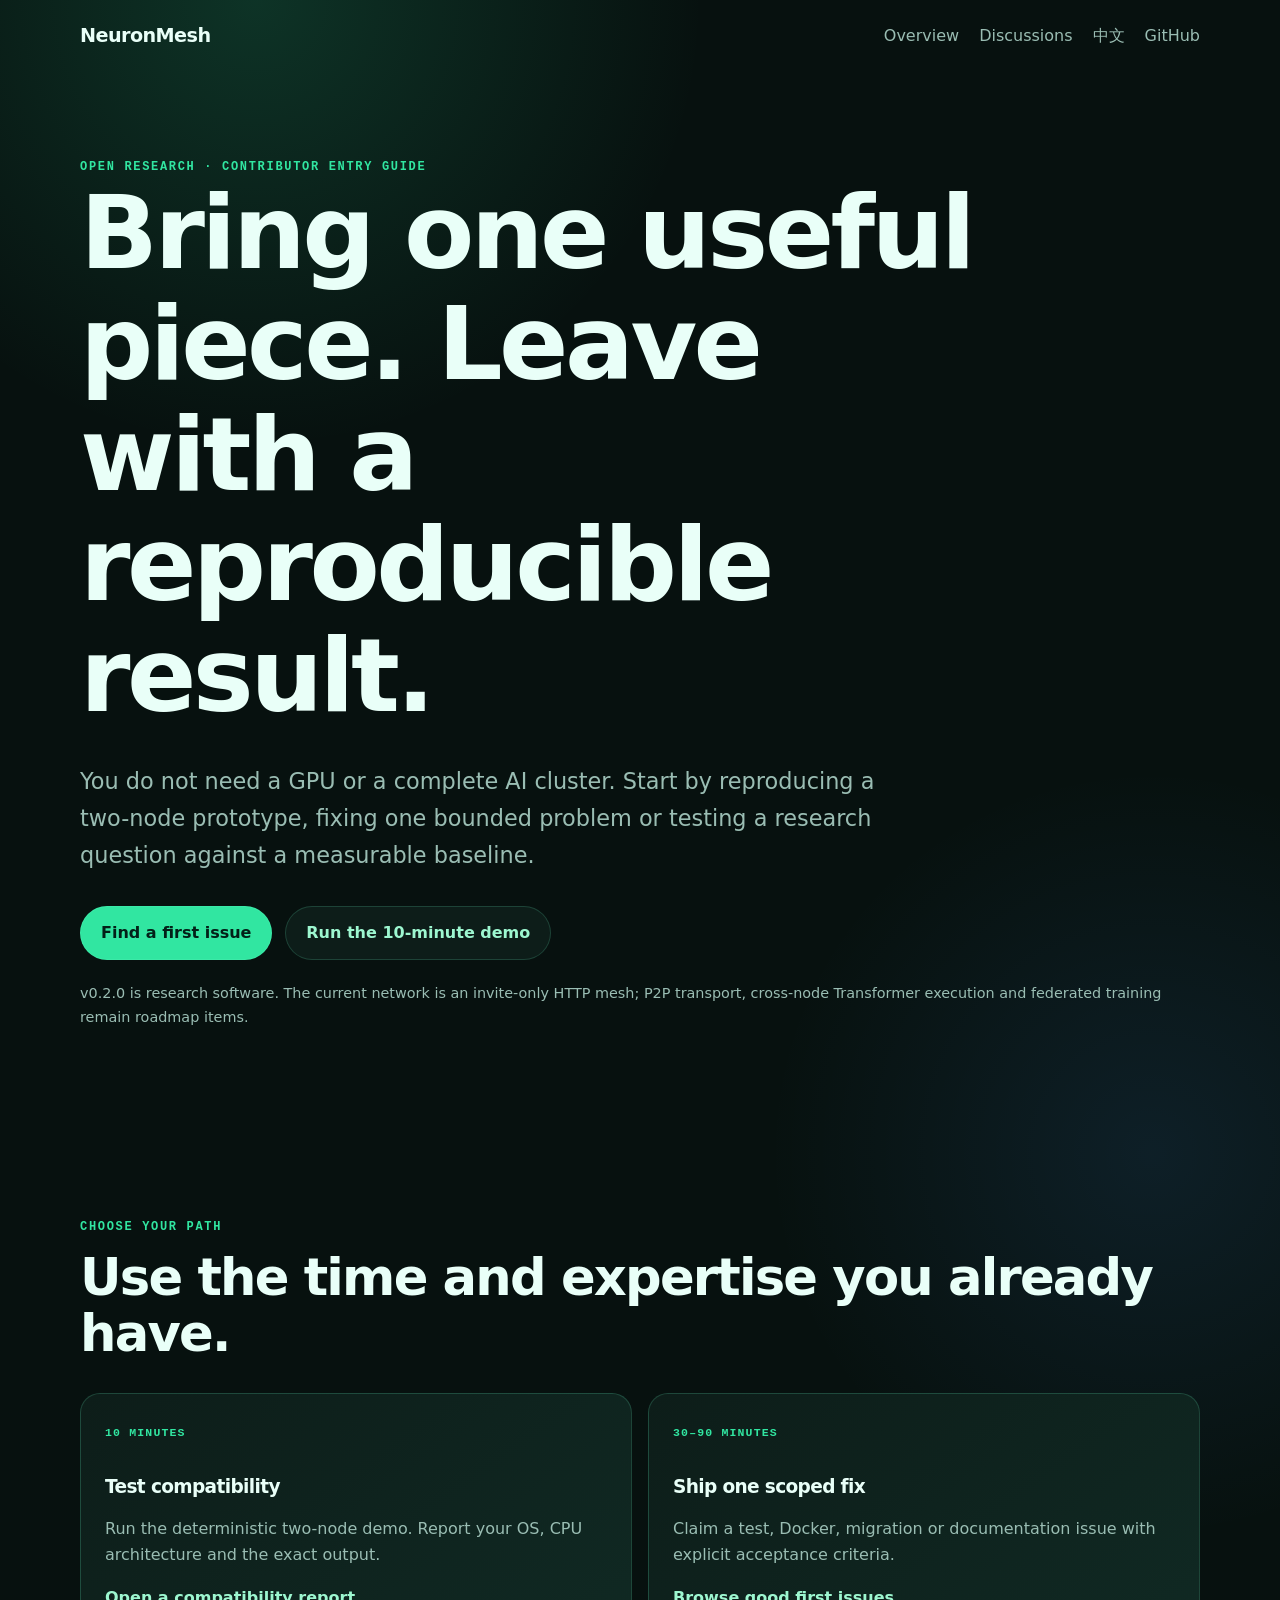
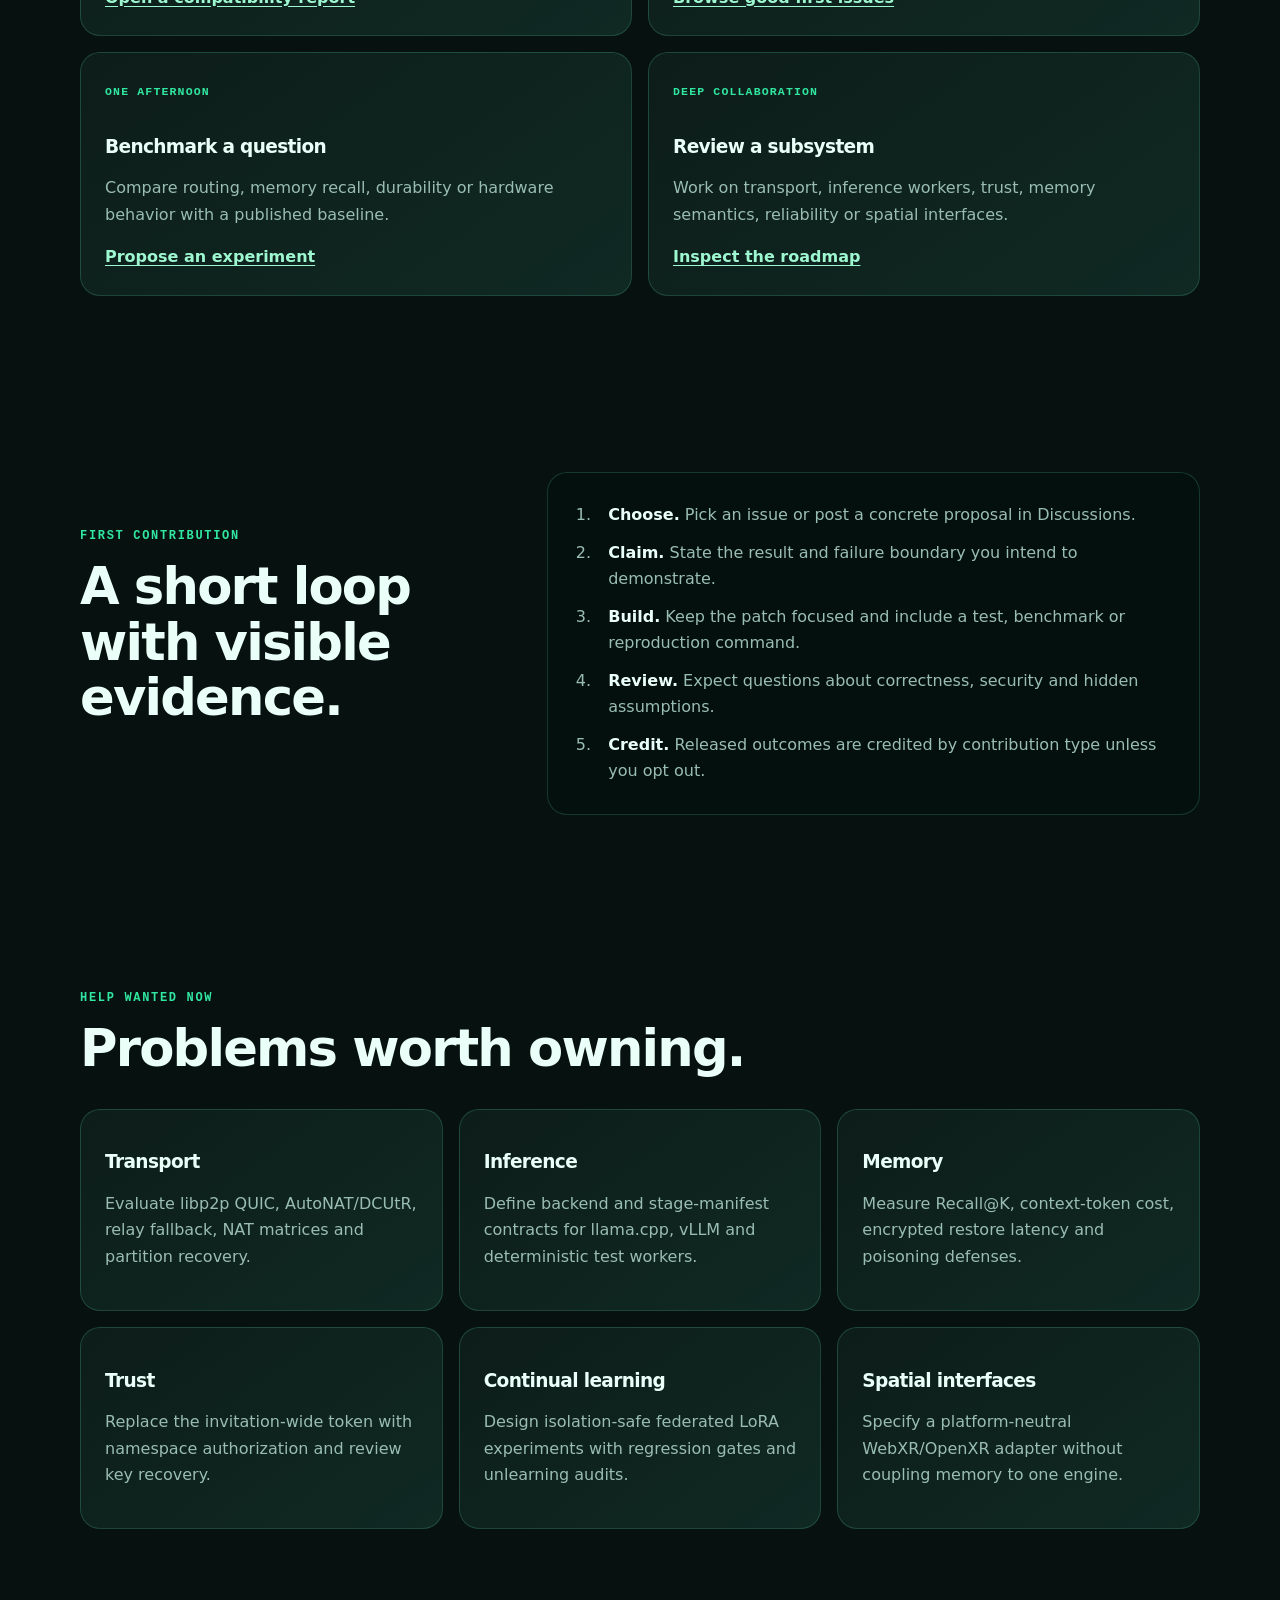
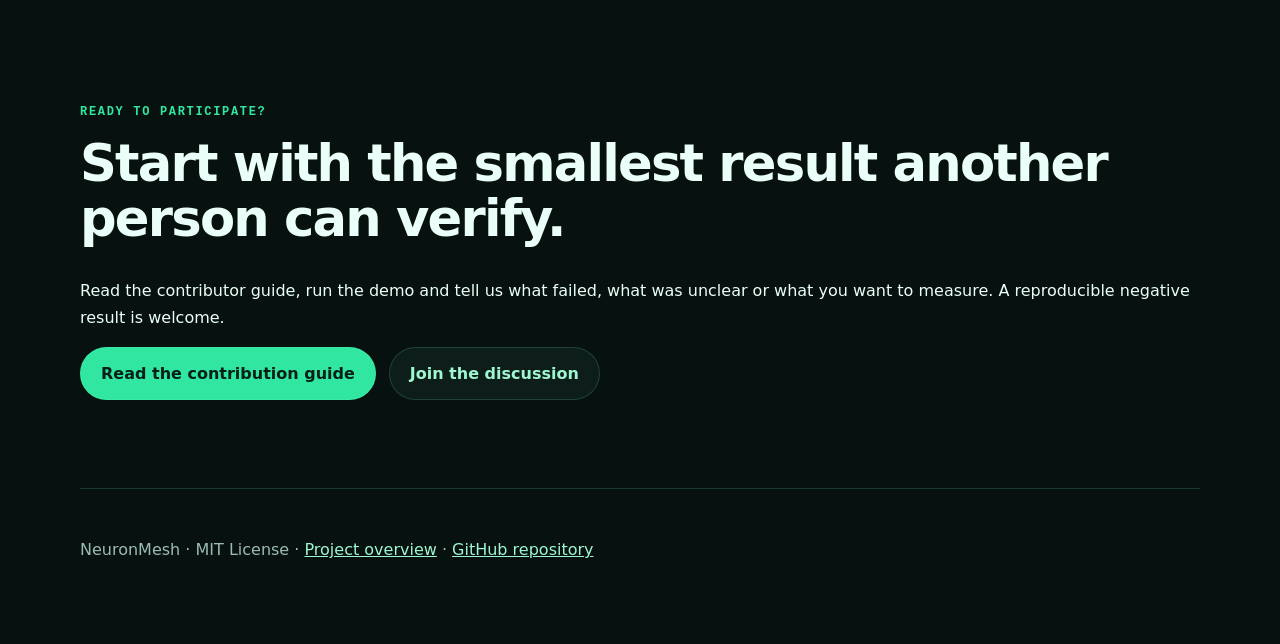
<file: docs/join.html>
<!doctype html>
<html lang="en">
<head>
  <meta charset="utf-8">
  <meta name="viewport" content="width=device-width, initial-scale=1">
  <title>Join NeuronMesh — Contribute to a Decentralized LLM Research Network</title>
  <meta name="description" content="Contribute to NeuronMesh: reproduce a decentralized LLM demo in 10 minutes, claim a scoped issue, benchmark persistent memory or collaborate on peer-to-peer AI systems.">
  <meta name="keywords" content="decentralized AI contributors, distributed LLM research, open-source AI infrastructure, persistent memory benchmark, peer-to-peer AI, heterogeneous computing">
  <meta name="robots" content="index, follow">
  <link rel="canonical" href="https://yanxee.github.io/neuron-mesh/join.html">
  <link rel="alternate" hreflang="en" href="https://yanxee.github.io/neuron-mesh/join.html">
  <link rel="alternate" hreflang="zh-CN" href="https://yanxee.github.io/neuron-mesh/zh-CN/join.html">
  <link rel="alternate" hreflang="x-default" href="https://yanxee.github.io/neuron-mesh/join.html">
  <meta property="og:type" content="website">
  <meta property="og:title" content="Join NeuronMesh — Build measurable decentralized AI">
  <meta property="og:description" content="A 10-minute demo, scoped first issues and reproducible research questions for contributors across AI systems, distributed systems, memory, security and WebXR.">
  <meta property="og:url" content="https://yanxee.github.io/neuron-mesh/join.html">
  <meta property="og:site_name" content="NeuronMesh">
  <meta name="twitter:card" content="summary">
  <link rel="stylesheet" href="styles.css">
  <script type="application/ld+json">
  {
    "@context": "https://schema.org",
    "@type": "WebPage",
    "name": "Join NeuronMesh",
    "description": "Contributor entry guide for the NeuronMesh decentralized LLM research project.",
    "url": "https://yanxee.github.io/neuron-mesh/join.html",
    "isPartOf": {
      "@type": "SoftwareSourceCode",
      "name": "NeuronMesh",
      "codeRepository": "https://github.com/yanxee/neuron-mesh"
    }
  }
  </script>
</head>
<body>
  <header>
    <nav aria-label="Primary">
      <a class="brand" href="/neuron-mesh/">NeuronMesh</a>
      <div class="nav-links">
        <a href="/neuron-mesh/">Overview</a>
        <a href="https://github.com/yanxee/neuron-mesh/discussions">Discussions</a>
        <a class="language-link" href="zh-CN/join.html">中文</a>
        <a href="https://github.com/yanxee/neuron-mesh">GitHub</a>
      </div>
    </nav>
  </header>

  <main>
    <section class="hero join-hero">
      <span class="eyebrow">Open research · contributor entry guide</span>
      <h1>Bring one useful piece. Leave with a reproducible result.</h1>
      <p class="lead">
        You do not need a GPU or a complete AI cluster. Start by reproducing a two-node prototype,
        fixing one bounded problem or testing a research question against a measurable baseline.
      </p>
      <div class="actions">
        <a class="primary" href="https://github.com/yanxee/neuron-mesh/issues?q=is%3Aissue+is%3Aopen+label%3A%22good+first+issue%22">Find a first issue</a>
        <a class="secondary" href="https://github.com/yanxee/neuron-mesh/blob/main/docs/DEMO.md">Run the 10-minute demo</a>
      </div>
      <p class="scope">
        v0.2.0 is research software. The current network is an invite-only HTTP mesh; P2P transport,
        cross-node Transformer execution and federated training remain roadmap items.
      </p>
    </section>

    <section aria-labelledby="routes-title">
      <p class="eyebrow">Choose your path</p>
      <h2 id="routes-title">Use the time and expertise you already have.</h2>
      <div class="route-grid">
        <article class="route-card">
          <span class="route-time">10 minutes</span>
          <h3>Test compatibility</h3>
          <p>Run the deterministic two-node demo. Report your OS, CPU architecture and the exact output.</p>
          <a href="https://github.com/yanxee/neuron-mesh/issues/new?template=deployment_report.yml">Open a compatibility report</a>
        </article>
        <article class="route-card">
          <span class="route-time">30–90 minutes</span>
          <h3>Ship one scoped fix</h3>
          <p>Claim a test, Docker, migration or documentation issue with explicit acceptance criteria.</p>
          <a href="https://github.com/yanxee/neuron-mesh/issues?q=is%3Aissue+is%3Aopen+label%3A%22good+first+issue%22">Browse good first issues</a>
        </article>
        <article class="route-card">
          <span class="route-time">One afternoon</span>
          <h3>Benchmark a question</h3>
          <p>Compare routing, memory recall, durability or hardware behavior with a published baseline.</p>
          <a href="https://github.com/yanxee/neuron-mesh/issues/new?template=research_proposal.yml">Propose an experiment</a>
        </article>
        <article class="route-card">
          <span class="route-time">Deep collaboration</span>
          <h3>Review a subsystem</h3>
          <p>Work on transport, inference workers, trust, memory semantics, reliability or spatial interfaces.</p>
          <a href="https://github.com/yanxee/neuron-mesh/blob/main/ROADMAP.md">Inspect the roadmap</a>
        </article>
      </div>
    </section>

    <section class="architecture" aria-labelledby="loop-title">
      <div>
        <p class="eyebrow">First contribution</p>
        <h2 id="loop-title">A short loop with visible evidence.</h2>
      </div>
      <ol class="steps">
        <li><strong>Choose.</strong> Pick an issue or post a concrete proposal in Discussions.</li>
        <li><strong>Claim.</strong> State the result and failure boundary you intend to demonstrate.</li>
        <li><strong>Build.</strong> Keep the patch focused and include a test, benchmark or reproduction command.</li>
        <li><strong>Review.</strong> Expect questions about correctness, security and hidden assumptions.</li>
        <li><strong>Credit.</strong> Released outcomes are credited by contribution type unless you opt out.</li>
      </ol>
    </section>

    <section aria-labelledby="needs-title">
      <p class="eyebrow">Help wanted now</p>
      <h2 id="needs-title">Problems worth owning.</h2>
      <div class="grid">
        <article>
          <h3>Transport</h3>
          <p>Evaluate libp2p QUIC, AutoNAT/DCUtR, relay fallback, NAT matrices and partition recovery.</p>
        </article>
        <article>
          <h3>Inference</h3>
          <p>Define backend and stage-manifest contracts for llama.cpp, vLLM and deterministic test workers.</p>
        </article>
        <article>
          <h3>Memory</h3>
          <p>Measure Recall@K, context-token cost, encrypted restore latency and poisoning defenses.</p>
        </article>
        <article>
          <h3>Trust</h3>
          <p>Replace the invitation-wide token with namespace authorization and review key recovery.</p>
        </article>
        <article>
          <h3>Continual learning</h3>
          <p>Design isolation-safe federated LoRA experiments with regression gates and unlearning audits.</p>
        </article>
        <article>
          <h3>Spatial interfaces</h3>
          <p>Specify a platform-neutral WebXR/OpenXR adapter without coupling memory to one engine.</p>
        </article>
      </div>
    </section>

    <section class="contribute">
      <p class="eyebrow">Ready to participate?</p>
      <h2>Start with the smallest result another person can verify.</h2>
      <p>
        Read the contributor guide, run the demo and tell us what failed, what was unclear or what
        you want to measure. A reproducible negative result is welcome.
      </p>
      <div class="actions">
        <a class="primary" href="https://github.com/yanxee/neuron-mesh/blob/main/CONTRIBUTING.md">Read the contribution guide</a>
        <a class="secondary" href="https://github.com/yanxee/neuron-mesh/discussions">Join the discussion</a>
      </div>
    </section>
  </main>

  <footer>
    <p>NeuronMesh · MIT License · <a href="/neuron-mesh/">Project overview</a> · <a href="https://github.com/yanxee/neuron-mesh">GitHub repository</a></p>
  </footer>
</body>
</html>
</file>
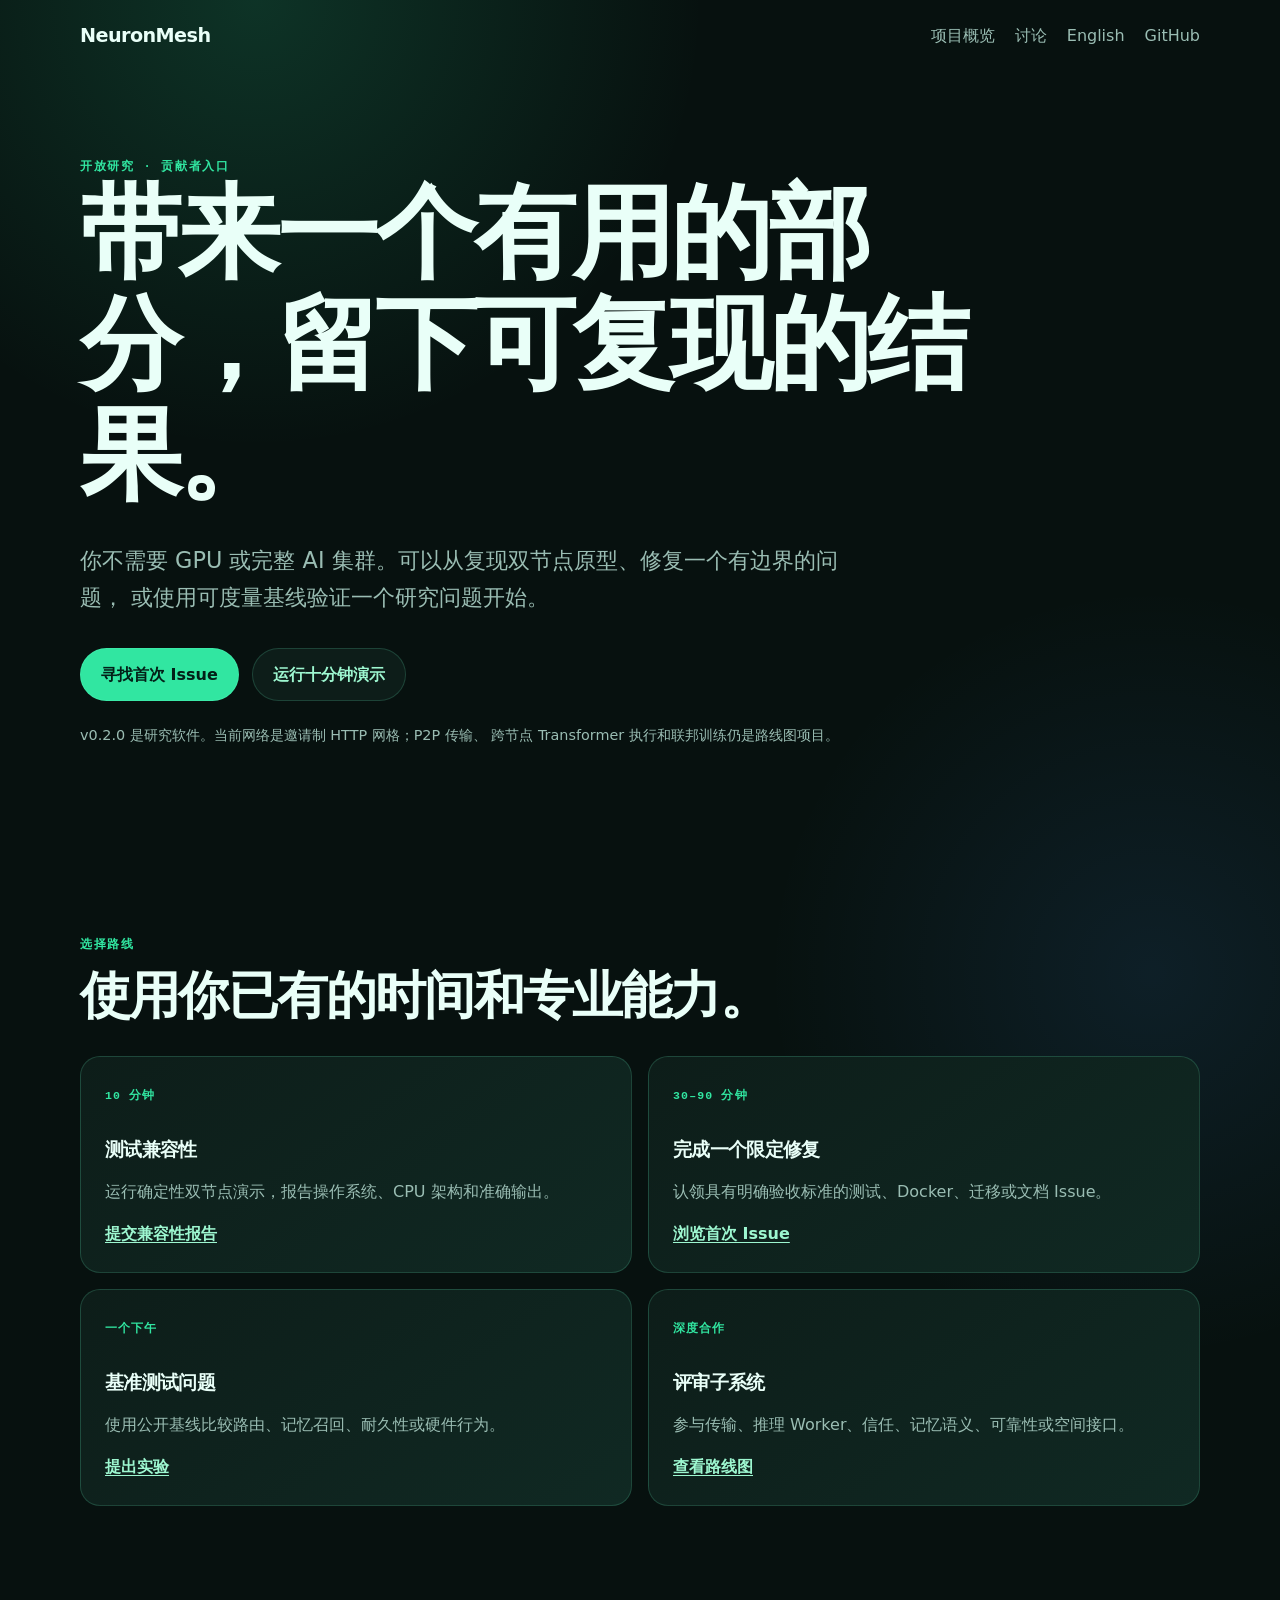
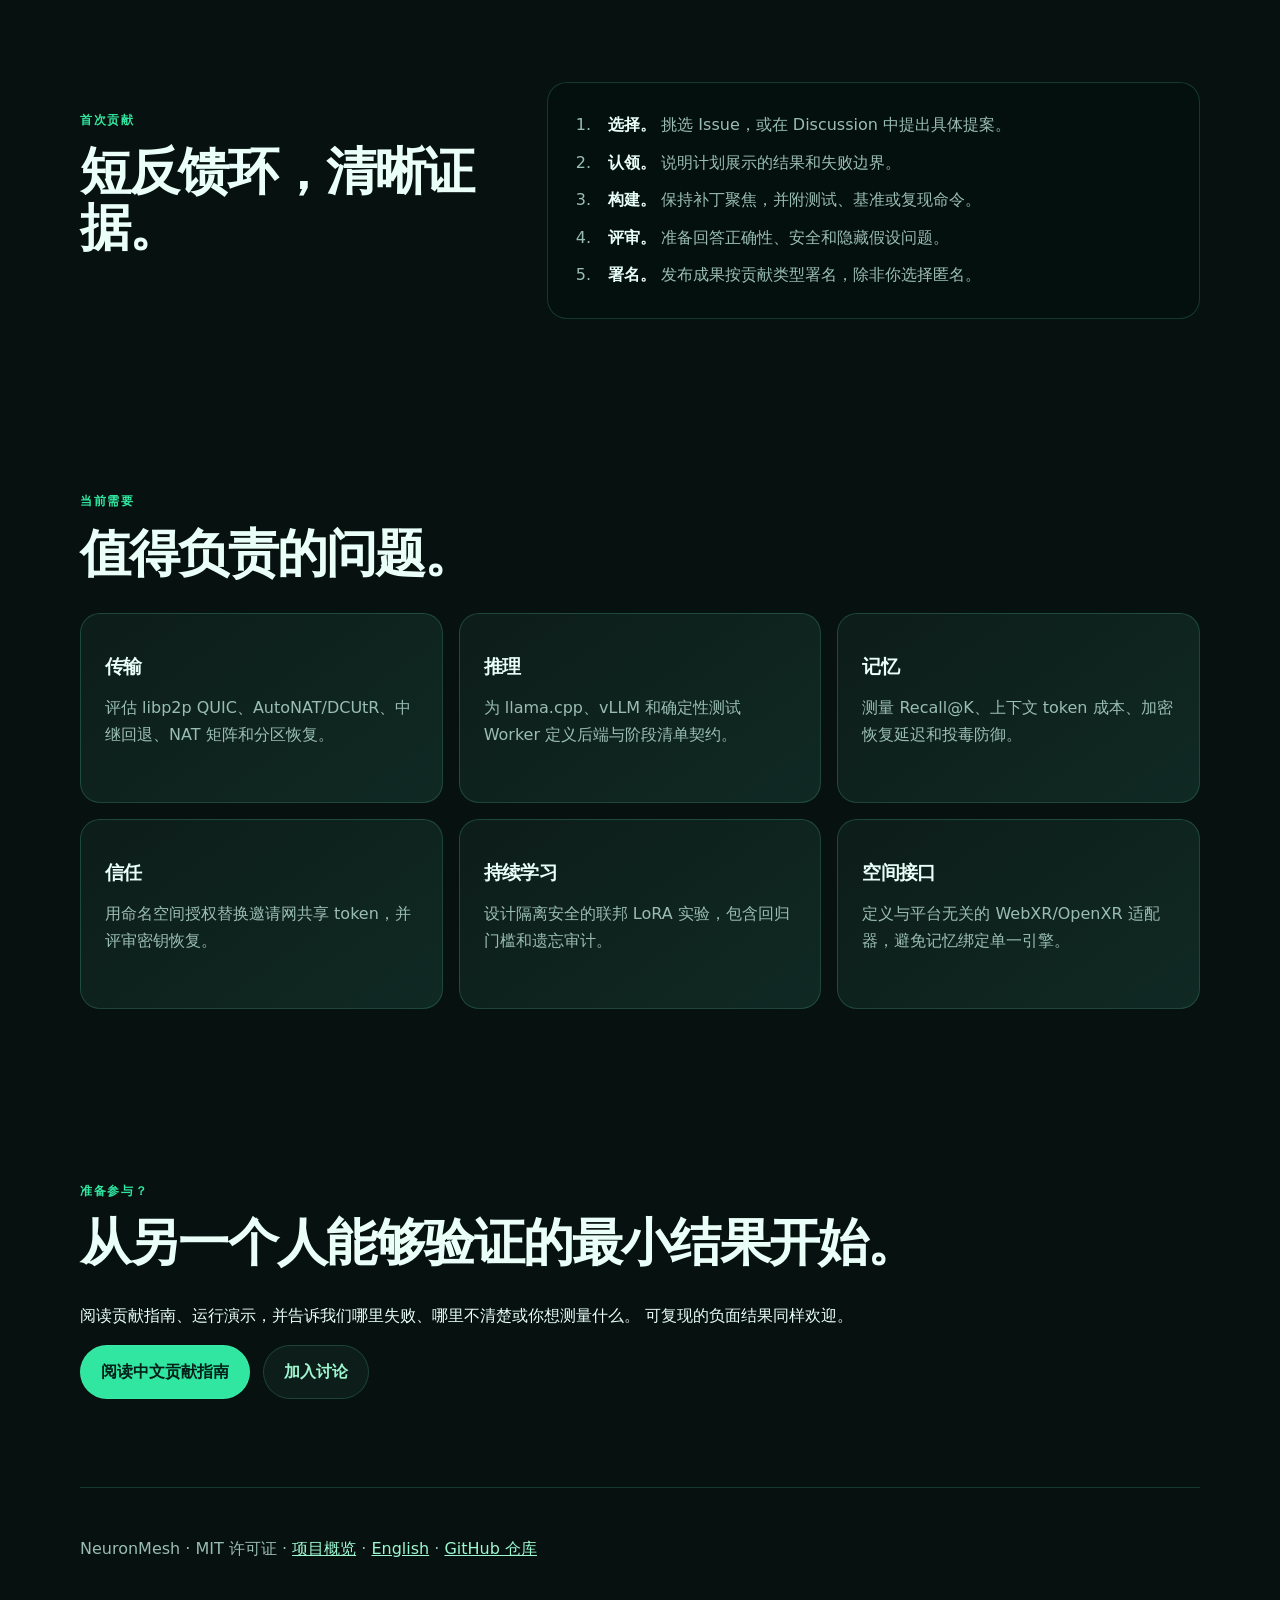
<file: docs/zh-CN/join.html>
<!doctype html>
<html lang="zh-CN">
<head>
  <meta charset="utf-8">
  <meta name="viewport" content="width=device-width, initial-scale=1">
  <title>加入 NeuronMesh — 参与去中心化大模型研究</title>
  <meta name="description" content="参与 NeuronMesh：10 分钟复现去中心化大模型演示，认领限定 Issue，评测持久记忆或协作研究点对点 AI 系统。">
  <meta name="keywords" content="去中心化 AI 贡献者, 分布式大模型研究, 开源 AI 基础设施, 持久记忆基准, 点对点 AI, 异构计算">
  <meta name="robots" content="index, follow">
  <link rel="canonical" href="https://yanxee.github.io/neuron-mesh/zh-CN/join.html">
  <link rel="alternate" hreflang="en" href="https://yanxee.github.io/neuron-mesh/join.html">
  <link rel="alternate" hreflang="zh-CN" href="https://yanxee.github.io/neuron-mesh/zh-CN/join.html">
  <meta property="og:type" content="website">
  <meta property="og:title" content="加入 NeuronMesh — 建设可度量的去中心化 AI">
  <meta property="og:description" content="十分钟演示、有边界的首次 Issue，以及推理系统、分布式系统、记忆、安全和 WebXR 的可复现研究问题。">
  <meta property="og:url" content="https://yanxee.github.io/neuron-mesh/zh-CN/join.html">
  <meta property="og:site_name" content="NeuronMesh">
  <link rel="stylesheet" href="../styles.css">
</head>
<body>
  <header>
    <nav aria-label="主导航">
      <a class="brand" href="/neuron-mesh/zh-CN/">NeuronMesh</a>
      <div class="nav-links">
        <a href="/neuron-mesh/zh-CN/">项目概览</a>
        <a href="https://github.com/yanxee/neuron-mesh/discussions">讨论</a>
        <a class="language-link" href="/neuron-mesh/join.html">English</a>
        <a href="https://github.com/yanxee/neuron-mesh">GitHub</a>
      </div>
    </nav>
  </header>

  <main>
    <section class="hero join-hero">
      <span class="eyebrow">开放研究 · 贡献者入口</span>
      <h1>带来一个有用的部分，留下可复现的结果。</h1>
      <p class="lead">
        你不需要 GPU 或完整 AI 集群。可以从复现双节点原型、修复一个有边界的问题，
        或使用可度量基线验证一个研究问题开始。
      </p>
      <div class="actions">
        <a class="primary" href="https://github.com/yanxee/neuron-mesh/issues?q=is%3Aissue+is%3Aopen+label%3A%22good+first+issue%22">寻找首次 Issue</a>
        <a class="secondary" href="https://github.com/yanxee/neuron-mesh/blob/main/docs/DEMO.zh-CN.md">运行十分钟演示</a>
      </div>
      <p class="scope">
        v0.2.0 是研究软件。当前网络是邀请制 HTTP 网格；P2P 传输、
        跨节点 Transformer 执行和联邦训练仍是路线图项目。
      </p>
    </section>

    <section aria-labelledby="routes-title">
      <p class="eyebrow">选择路线</p>
      <h2 id="routes-title">使用你已有的时间和专业能力。</h2>
      <div class="route-grid">
        <article class="route-card">
          <span class="route-time">10 分钟</span>
          <h3>测试兼容性</h3>
          <p>运行确定性双节点演示，报告操作系统、CPU 架构和准确输出。</p>
          <a href="https://github.com/yanxee/neuron-mesh/issues/new?template=deployment_report.yml">提交兼容性报告</a>
        </article>
        <article class="route-card">
          <span class="route-time">30–90 分钟</span>
          <h3>完成一个限定修复</h3>
          <p>认领具有明确验收标准的测试、Docker、迁移或文档 Issue。</p>
          <a href="https://github.com/yanxee/neuron-mesh/issues?q=is%3Aissue+is%3Aopen+label%3A%22good+first+issue%22">浏览首次 Issue</a>
        </article>
        <article class="route-card">
          <span class="route-time">一个下午</span>
          <h3>基准测试问题</h3>
          <p>使用公开基线比较路由、记忆召回、耐久性或硬件行为。</p>
          <a href="https://github.com/yanxee/neuron-mesh/issues/new?template=research_proposal.yml">提出实验</a>
        </article>
        <article class="route-card">
          <span class="route-time">深度合作</span>
          <h3>评审子系统</h3>
          <p>参与传输、推理 Worker、信任、记忆语义、可靠性或空间接口。</p>
          <a href="https://github.com/yanxee/neuron-mesh/blob/main/ROADMAP.zh-CN.md">查看路线图</a>
        </article>
      </div>
    </section>

    <section class="architecture" aria-labelledby="loop-title">
      <div>
        <p class="eyebrow">首次贡献</p>
        <h2 id="loop-title">短反馈环，清晰证据。</h2>
      </div>
      <ol class="steps">
        <li><strong>选择。</strong> 挑选 Issue，或在 Discussion 中提出具体提案。</li>
        <li><strong>认领。</strong> 说明计划展示的结果和失败边界。</li>
        <li><strong>构建。</strong> 保持补丁聚焦，并附测试、基准或复现命令。</li>
        <li><strong>评审。</strong> 准备回答正确性、安全和隐藏假设问题。</li>
        <li><strong>署名。</strong> 发布成果按贡献类型署名，除非你选择匿名。</li>
      </ol>
    </section>

    <section aria-labelledby="needs-title">
      <p class="eyebrow">当前需要</p>
      <h2 id="needs-title">值得负责的问题。</h2>
      <div class="grid">
        <article>
          <h3>传输</h3>
          <p>评估 libp2p QUIC、AutoNAT/DCUtR、中继回退、NAT 矩阵和分区恢复。</p>
        </article>
        <article>
          <h3>推理</h3>
          <p>为 llama.cpp、vLLM 和确定性测试 Worker 定义后端与阶段清单契约。</p>
        </article>
        <article>
          <h3>记忆</h3>
          <p>测量 Recall@K、上下文 token 成本、加密恢复延迟和投毒防御。</p>
        </article>
        <article>
          <h3>信任</h3>
          <p>用命名空间授权替换邀请网共享 token，并评审密钥恢复。</p>
        </article>
        <article>
          <h3>持续学习</h3>
          <p>设计隔离安全的联邦 LoRA 实验，包含回归门槛和遗忘审计。</p>
        </article>
        <article>
          <h3>空间接口</h3>
          <p>定义与平台无关的 WebXR/OpenXR 适配器，避免记忆绑定单一引擎。</p>
        </article>
      </div>
    </section>

    <section class="contribute">
      <p class="eyebrow">准备参与？</p>
      <h2>从另一个人能够验证的最小结果开始。</h2>
      <p>
        阅读贡献指南、运行演示，并告诉我们哪里失败、哪里不清楚或你想测量什么。
        可复现的负面结果同样欢迎。
      </p>
      <div class="actions">
        <a class="primary" href="https://github.com/yanxee/neuron-mesh/blob/main/CONTRIBUTING.zh-CN.md">阅读中文贡献指南</a>
        <a class="secondary" href="https://github.com/yanxee/neuron-mesh/discussions">加入讨论</a>
      </div>
    </section>
  </main>

  <footer>
    <p>NeuronMesh · MIT 许可证 · <a href="/neuron-mesh/zh-CN/">项目概览</a> · <a href="/neuron-mesh/join.html">English</a> · <a href="https://github.com/yanxee/neuron-mesh">GitHub 仓库</a></p>
  </footer>
</body>
</html>
</file>
<file: docs/styles.css>
:root {
  color-scheme: dark;
  --bg: #07110f;
  --panel: #0d1d19;
  --panel-2: #102923;
  --text: #e9fff8;
  --muted: #9abdb3;
  --accent: #31e6a1;
  --accent-2: #9df7d0;
  --border: rgba(107, 255, 200, 0.17);
  font-family: Inter, ui-sans-serif, system-ui, -apple-system, BlinkMacSystemFont, "Segoe UI", sans-serif;
}

* { box-sizing: border-box; }

html { scroll-behavior: smooth; }

body {
  margin: 0;
  background:
    radial-gradient(circle at 20% 0%, rgba(49, 230, 161, 0.16), transparent 28rem),
    radial-gradient(circle at 90% 30%, rgba(75, 158, 255, 0.1), transparent 24rem),
    var(--bg);
  color: var(--text);
  line-height: 1.65;
}

a { color: var(--accent-2); }

header,
main,
footer {
  width: min(1120px, calc(100% - 2rem));
  margin: 0 auto;
}

nav {
  min-height: 72px;
  display: flex;
  align-items: center;
  justify-content: space-between;
  gap: 1rem;
}

.brand {
  color: var(--text);
  font-weight: 800;
  font-size: 1.2rem;
  letter-spacing: -0.03em;
  text-decoration: none;
}

.nav-links {
  display: flex;
  gap: 1.25rem;
}

.nav-links a {
  color: var(--muted);
  text-decoration: none;
}

section { padding: 5.5rem 0; }

.hero { padding-top: 5rem; }

.eyebrow {
  margin: 0 0 1rem;
  color: var(--accent);
  font: 700 0.75rem/1.2 ui-monospace, SFMono-Regular, Consolas, monospace;
  letter-spacing: 0.14em;
  text-transform: uppercase;
}

h1, h2, h3 { letter-spacing: -0.035em; line-height: 1.08; }

h1 {
  max-width: 900px;
  margin: 0;
  font-size: clamp(3rem, 8vw, 6.7rem);
}

h2 {
  margin: 0 0 2rem;
  font-size: clamp(2rem, 4vw, 3.4rem);
}

h3 { font-size: 1.16rem; }

.lead {
  max-width: 800px;
  margin: 2rem 0;
  color: var(--muted);
  font-size: clamp(1.1rem, 2vw, 1.4rem);
}

.actions { display: flex; flex-wrap: wrap; gap: 0.8rem; }

.actions a {
  border: 1px solid var(--border);
  border-radius: 999px;
  padding: 0.78rem 1.25rem;
  font-weight: 700;
  text-decoration: none;
}

.actions .primary {
  background: var(--accent);
  color: #032018;
}

.actions .secondary { background: var(--panel); }

.scope {
  margin-top: 1.4rem;
  color: var(--muted);
  font-size: 0.9rem;
}

.section-note {
  max-width: 56rem;
  color: var(--muted);
  font-size: 1.05rem;
}

.compact-actions {
  margin-top: 1.5rem;
}

.grid {
  display: grid;
  grid-template-columns: repeat(3, minmax(0, 1fr));
  gap: 1rem;
}

.route-grid {
  display: grid;
  grid-template-columns: repeat(2, minmax(0, 1fr));
  gap: 1rem;
}

article {
  min-height: 190px;
  padding: 1.5rem;
  background: linear-gradient(145deg, var(--panel), var(--panel-2));
  border: 1px solid var(--border);
  border-radius: 1.25rem;
}

article p { color: var(--muted); }

.route-card a {
  font-weight: 700;
  text-underline-offset: 0.2em;
}

.route-time {
  display: inline-block;
  margin-bottom: 1.2rem;
  color: var(--accent);
  font: 700 0.72rem/1.2 ui-monospace, SFMono-Regular, Consolas, monospace;
  letter-spacing: 0.1em;
  text-transform: uppercase;
}

.architecture {
  display: grid;
  grid-template-columns: 0.8fr 1.2fr;
  align-items: center;
  gap: 2rem;
}

.graph-showcase {
  display: grid;
  grid-template-columns: 0.9fr 1.7fr;
  align-items: center;
  gap: 2rem;
}

.graph-preview {
  display: block;
  width: 100%;
  height: auto;
  border: 1px solid var(--border);
  border-radius: 1.25rem;
  box-shadow: 0 24px 80px rgba(0, 0, 0, 0.35);
}

.steps {
  margin: 0;
  padding: 1.5rem 1.5rem 1.5rem 3rem;
  background: #04100d;
  border: 1px solid var(--border);
  border-radius: 1.25rem;
  color: var(--muted);
}

.steps li { padding: 0.35rem 0 0.35rem 0.75rem; }

.steps strong { color: var(--text); }

pre {
  overflow-x: auto;
  margin: 0;
  padding: 1.5rem;
  background: #04100d;
  border: 1px solid var(--border);
  border-radius: 1.25rem;
  color: var(--accent-2);
  font-size: 0.86rem;
}

.tags {
  display: flex;
  flex-wrap: wrap;
  gap: 0.65rem;
  padding: 0;
  list-style: none;
}

.tags li {
  border: 1px solid var(--border);
  border-radius: 999px;
  padding: 0.45rem 0.8rem;
  background: var(--panel);
  color: var(--muted);
}

footer {
  padding: 2rem 0 4rem;
  border-top: 1px solid var(--border);
  color: var(--muted);
}

@media (max-width: 800px) {
  .grid,
  .route-grid,
  .architecture,
  .graph-showcase { grid-template-columns: 1fr; }
  .nav-links a:not(:last-child):not(.language-link) { display: none; }
  section { padding: 4rem 0; }
}
</file>
